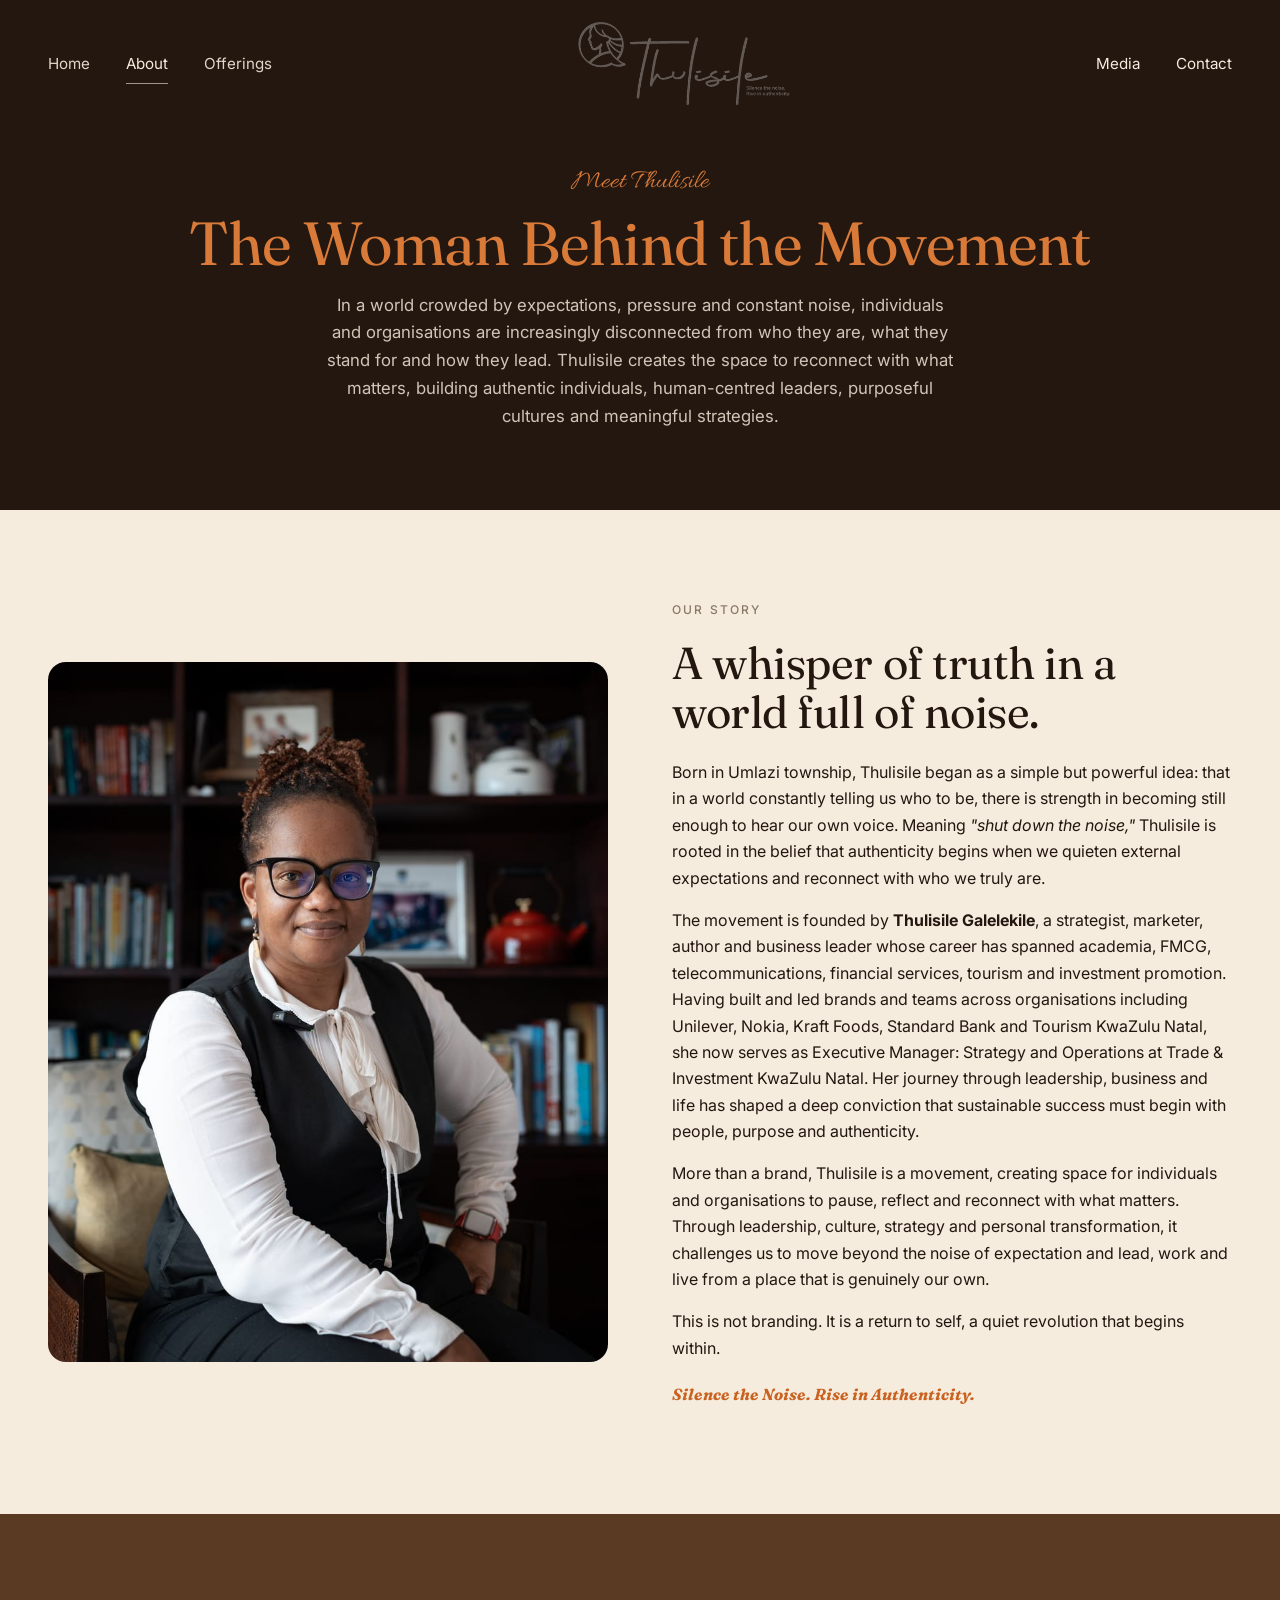
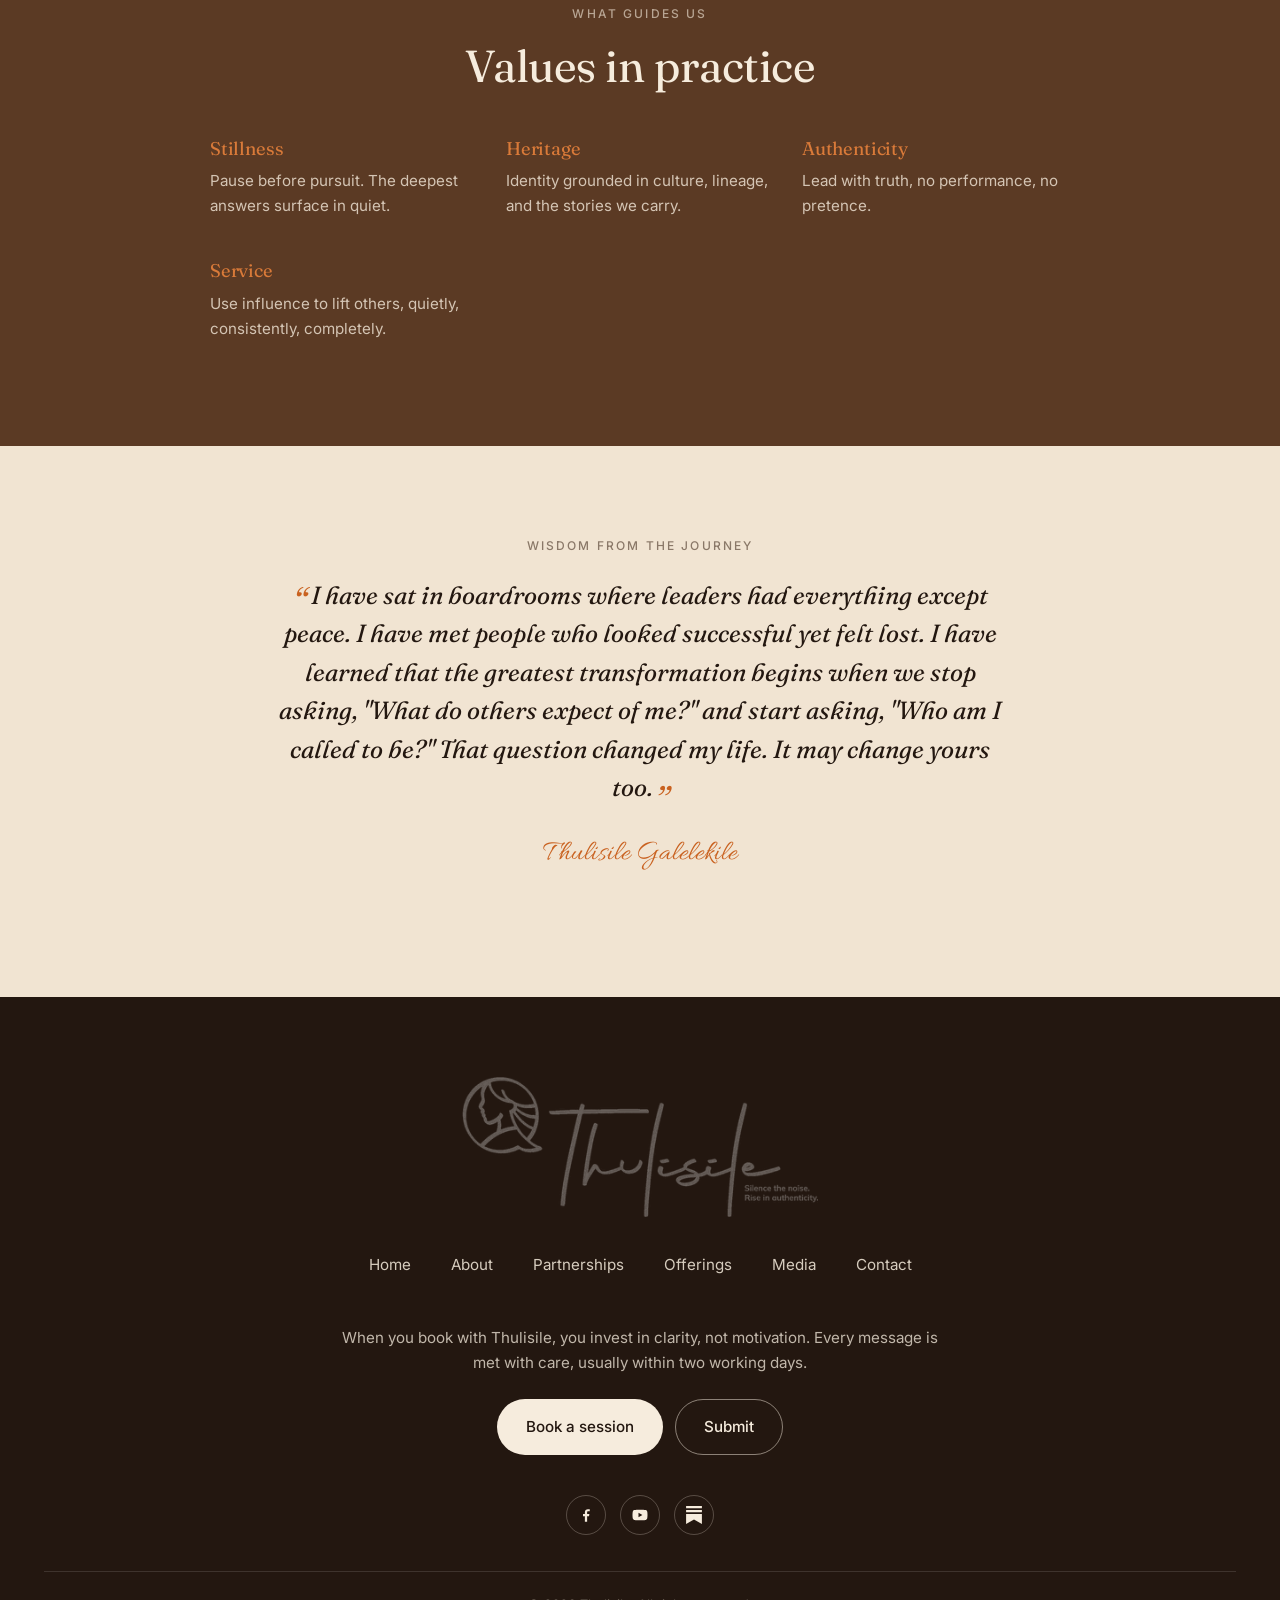
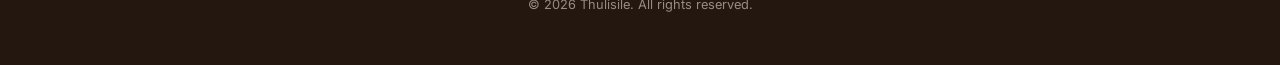
<file: about.html>
<!doctype html>
<html lang="en">
<head>
<meta charset="utf-8" />
<meta name="viewport" content="width=device-width, initial-scale=1" />
<title>About Thulisile | The Woman Behind the Movement</title>
<meta name="description" content="A leader rooted in heritage, truth, and humanity, guiding people and organisations to rise boldly in authenticity." />
<link rel="preconnect" href="https://fonts.googleapis.com">
<link rel="preconnect" href="https://fonts.gstatic.com" crossorigin>
<link href="https://fonts.googleapis.com/css2?family=Fraunces:ital,wght@0,300;0,400;0,500;1,400&family=Inter:wght@300;400;500;600&family=Allura&display=swap" rel="stylesheet">
<link rel="stylesheet" href="styles.css" />
</head>
<body>

<header class="nav">
  <div class="nav-inner">
    <ul class="nav-links">
      <li><a href="index.html">Home</a></li>
      <li class="has-dropdown">
        <a href="about.html" class="active">About</a>
        <ul class="dropdown">
          <li><a href="about.html">About Thulisile</a></li>
          <li><a href="partners.html">Partners &amp; Clients</a></li>
        </ul>
      </li>
      <li class="has-dropdown">
        <a href="offerings.html">Offerings</a>
        <ul class="dropdown">
          <li><a href="fun-to-fit.html">Fun to Fit</a></li>
          <li><a href="reflections.html">Reflections</a></li>
          <li><a href="life-journeys.html">Life Journeys</a></li>
          <li><a href="corporate-strategy.html">Organisational Authenticity</a></li>
        </ul>
      </li>
    </ul>
    <a href="index.html" class="nav-logo" aria-label="Thulisile"><img src="images/logo.png" alt="Thulisile" /></a>
    <ul class="nav-side">
      <li class="has-dropdown">
        <a href="media.html">Media</a>
        <ul class="dropdown">
          <li><a href="blog.html">Blog</a></li>
          <li><a href="podcast.html">Podcast on YouTube</a></li>
          <li><a href="https://substack.com/@thulisilegalelekile" target="_blank" rel="noopener">Substack</a></li>
        </ul>
      </li>
      <li><a href="contact.html">Contact</a></li>
    </ul>
    <button class="nav-toggle" aria-label="Menu" aria-expanded="false">&#9776;</button>
  </div>
</header>

<section class="page-header">
  <div class="container">
    <span class="script-kicker">Meet Thulisile</span>
    <h1>The Woman Behind the Movement</h1>
    <p>In a world crowded by expectations, pressure and constant noise, individuals and organisations are increasingly disconnected from who they are, what they stand for and how they lead. Thulisile creates the space to reconnect with what matters, building authentic individuals, human-centred leaders, purposeful cultures and meaningful strategies.</p>
  </div>
</section>

<section class="section-cream">
  <div class="two-col">
    <img src="images/about-thulisile-portrait.jpg" alt="Thulisile portrait" />
    <div>
      <span class="eyebrow">Our story</span>
      <h2>A whisper of truth in a world full of noise.</h2>
      <p>Born in Umlazi township, Thulisile began as a simple but powerful idea: that in a world constantly telling us who to be, there is strength in becoming still enough to hear our own voice. Meaning <em>"shut down the noise,"</em> Thulisile is rooted in the belief that authenticity begins when we quieten external expectations and reconnect with who we truly are.</p>
      <p>The movement is founded by <strong>Thulisile Galelekile</strong>, a strategist, marketer, author and business leader whose career has spanned academia, FMCG, telecommunications, financial services, tourism and investment promotion. Having built and led brands and teams across organisations including Unilever, Nokia, Kraft Foods, Standard Bank and Tourism KwaZulu Natal, she now serves as Executive Manager: Strategy and Operations at Trade &amp; Investment KwaZulu Natal. Her journey through leadership, business and life has shaped a deep conviction that sustainable success must begin with people, purpose and authenticity.</p>
      <p>More than a brand, Thulisile is a movement, creating space for individuals and organisations to pause, reflect and reconnect with what matters. Through leadership, culture, strategy and personal transformation, it challenges us to move beyond the noise of expectation and lead, work and live from a place that is genuinely our own.</p>
      <p>This is not branding. It is a return to self, a quiet revolution that begins within.</p>
      <p style="font-family:var(--serif);font-style:italic;color:var(--orange);margin-top:20px;"><strong>Silence the Noise. Rise in Authenticity.</strong></p>
    </div>
  </div>
</section>

<section class="section-brown">
  <div class="container">
    <div style="max-width:860px;margin:0 auto;text-align:center;">
      <span class="eyebrow" style="color:rgba(246,236,221,0.6);">What guides us</span>
      <h2 style="color:var(--cream);">Values in practice</h2>
      <div style="display:grid;grid-template-columns:repeat(auto-fit, minmax(220px, 1fr));gap:28px;margin-top:48px;text-align:left;">
        <div>
          <h3 style="color:var(--orange-soft);font-size:1.15rem;">Stillness</h3>
          <p style="color:rgba(246,236,221,0.78);font-size:0.95rem;">Pause before pursuit. The deepest answers surface in quiet.</p>
        </div>
        <div>
          <h3 style="color:var(--orange-soft);font-size:1.15rem;">Heritage</h3>
          <p style="color:rgba(246,236,221,0.78);font-size:0.95rem;">Identity grounded in culture, lineage, and the stories we carry.</p>
        </div>
        <div>
          <h3 style="color:var(--orange-soft);font-size:1.15rem;">Authenticity</h3>
          <p style="color:rgba(246,236,221,0.78);font-size:0.95rem;">Lead with truth, no performance, no pretence.</p>
        </div>
        <div>
          <h3 style="color:var(--orange-soft);font-size:1.15rem;">Service</h3>
          <p style="color:rgba(246,236,221,0.78);font-size:0.95rem;">Use influence to lift others, quietly, consistently, completely.</p>
        </div>
      </div>
    </div>
  </div>
</section>

<section class="wisdom-quote">
  <div class="wisdom-inner">
    <span class="eyebrow">Wisdom from the journey</span>
    <blockquote>I have sat in boardrooms where leaders had everything except peace. I have met people who looked successful yet felt lost. I have learned that the greatest transformation begins when we stop asking, "What do others expect of me?" and start asking, "Who am I called to be?" That question changed my life. It may change yours too.</blockquote>
    <p class="attribution">Thulisile Galelekile</p>
  </div>
</section>

<footer class="footer">
  <div class="container">
    <a href="index.html" class="footer-logo" aria-label="Thulisile"><img src="images/logo.png" alt="Thulisile" /></a>
    <ul class="footer-nav">
      <li><a href="index.html">Home</a></li>
      <li><a href="about.html">About</a></li>
      <li><a href="partners.html">Partnerships</a></li>
      <li><a href="offerings.html">Offerings</a></li>
      <li><a href="media.html">Media</a></li>
      <li><a href="contact.html">Contact</a></li>
    </ul>
    <p class="footer-cta">When you book with Thulisile, you invest in clarity, not motivation. Every message is met with care, usually within two working days.</p>
    <div class="footer-actions">
      <a href="contact.html" class="btn btn-light">Book a session</a>
      <a href="contact.html" class="btn btn-outline">Submit</a>
    </div>
    <div class="footer-socials">
      <a href="https://www.facebook.com/Thulisile.africa" target="_blank" rel="noopener" aria-label="Facebook">
        <svg viewBox="0 0 24 24" xmlns="http://www.w3.org/2000/svg"><path d="M13.5 21v-7.5h2.5l.5-3h-3V8.5c0-.9.3-1.5 1.6-1.5H17V4.3c-.3 0-1.3-.1-2.4-.1-2.4 0-4.1 1.5-4.1 4.1v2.2H8v3h2.5V21h3z"/></svg>
      </a>
      <a href="https://www.youtube.com/@ThulisileG" target="_blank" rel="noopener" aria-label="YouTube">
        <svg viewBox="0 0 24 24" xmlns="http://www.w3.org/2000/svg"><path d="M21.6 7.2c-.2-.9-.9-1.6-1.8-1.8C18.2 5 12 5 12 5s-6.2 0-7.8.4c-.9.2-1.6.9-1.8 1.8C2 8.8 2 12 2 12s0 3.2.4 4.8c.2.9.9 1.6 1.8 1.8C5.8 19 12 19 12 19s6.2 0 7.8-.4c.9-.2 1.6-.9 1.8-1.8.4-1.6.4-4.8.4-4.8s0-3.2-.4-4.8zM10 15V9l5.2 3-5.2 3z"/></svg>
      </a>
      <a href="https://substack.com/@thulisilegalelekile" target="_blank" rel="noopener" aria-label="Substack">
        <svg viewBox="0 0 24 24" xmlns="http://www.w3.org/2000/svg"><path d="M22.54 8.24H1.46V5.4h21.08v2.84zM1.46 10.81V24L12 18.11 22.54 24V10.81H1.46zM22.54 0H1.46v2.84h21.08V0z"/></svg>
      </a>
    </div>

    <div class="footer-bottom">&copy; <span id="year"></span> Thulisile. All rights reserved.</div>
  </div>
</footer>
<script>document.getElementById('year').textContent = new Date().getFullYear();</script>
<script src="script.js"></script>
</body>
</html>
</file>
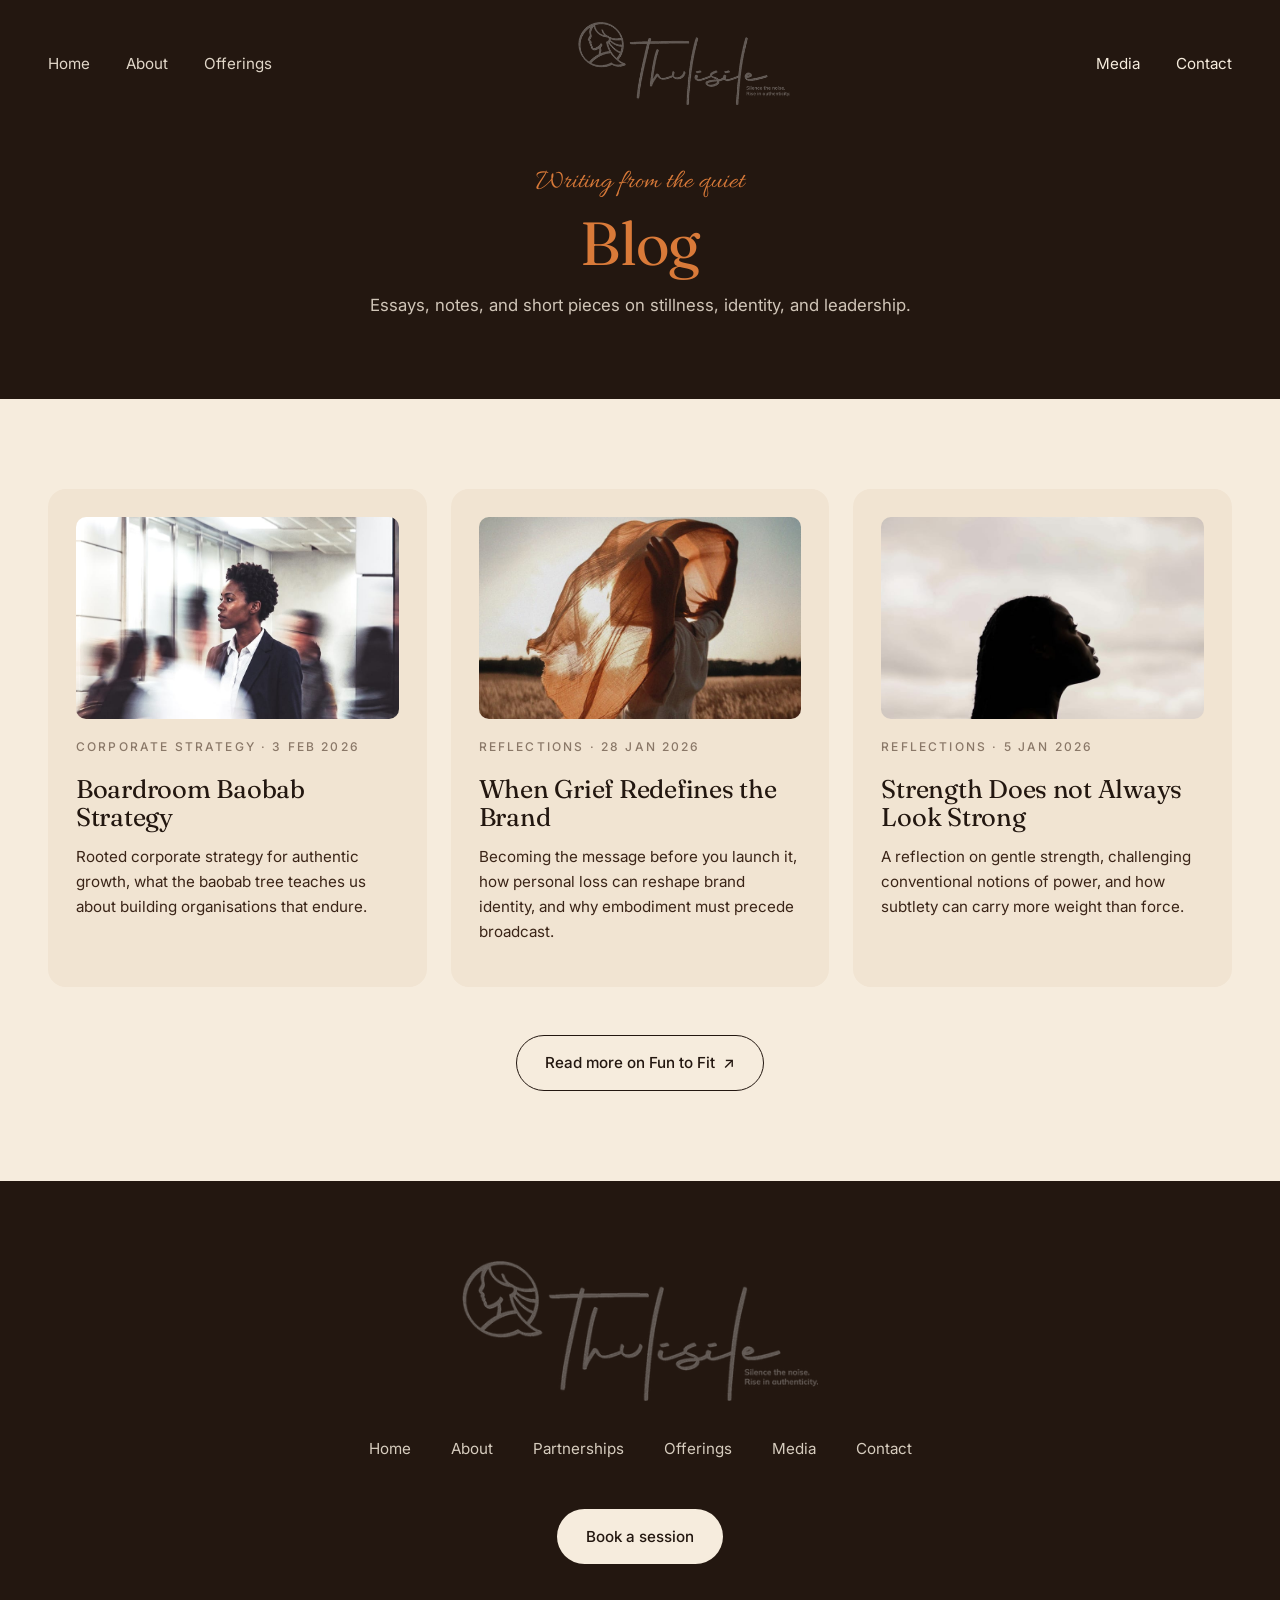
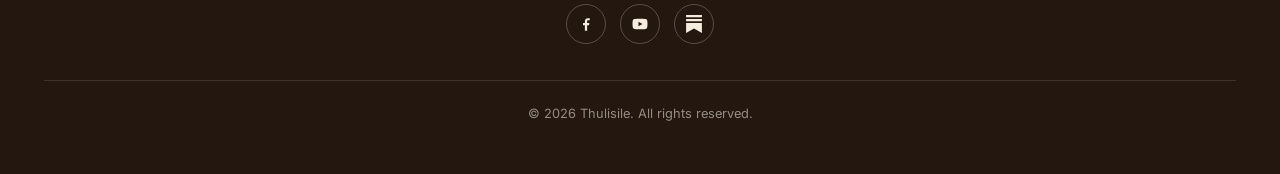
<file: blog.html>
<!doctype html>
<html lang="en">
<head>
<meta charset="utf-8" />
<meta name="viewport" content="width=device-width, initial-scale=1" />
<title>Blog | Thulisile</title>
<meta name="description" content="Essays, notes, and short pieces on stillness, identity, and leadership." />
<link rel="preconnect" href="https://fonts.googleapis.com">
<link rel="preconnect" href="https://fonts.gstatic.com" crossorigin>
<link href="https://fonts.googleapis.com/css2?family=Fraunces:ital,wght@0,300;0,400;0,500;1,400&family=Inter:wght@300;400;500;600&family=Allura&display=swap" rel="stylesheet">
<link rel="stylesheet" href="styles.css" />
</head>
<body>

<header class="nav">
  <div class="nav-inner">
    <ul class="nav-links">
      <li><a href="index.html">Home</a></li>
      <li class="has-dropdown"><a href="about.html">About</a>
        <ul class="dropdown"><li><a href="about.html">About Thulisile</a></li><li><a href="partners.html">Partners &amp; Clients</a></li></ul>
      </li>
      <li class="has-dropdown"><a href="offerings.html">Offerings</a>
        <ul class="dropdown"><li><a href="fun-to-fit.html">Fun to Fit</a></li><li><a href="reflections.html">Reflections</a></li><li><a href="life-journeys.html">Life Journeys</a></li><li><a href="corporate-strategy.html">Organisational Authenticity</a></li></ul>
      </li>
    </ul>
    <a href="index.html" class="nav-logo" aria-label="Thulisile"><img src="images/logo.png" alt="Thulisile" /></a>
    <ul class="nav-side">
      <li class="has-dropdown"><a href="media.html" class="active">Media</a>
        <ul class="dropdown"><li><a href="blog.html">Blog</a></li><li><a href="podcast.html">Podcast on YouTube</a></li><li><a href="https://substack.com/@thulisilegalelekile" target="_blank" rel="noopener">Substack</a></li></ul>
      </li>
      <li><a href="contact.html">Contact</a></li>
    </ul>
    <button class="nav-toggle" aria-label="Menu" aria-expanded="false">&#9776;</button>
  </div>
</header>

<section class="page-header">
  <div class="container">
    <span class="script-kicker">Writing from the quiet</span>
    <h1>Blog</h1>
    <p>Essays, notes, and short pieces on stillness, identity, and leadership.</p>
  </div>
</section>

<section class="section-cream">
  <div class="card-grid">
    <a href="https://funtofit.co.za/boardroom-baobab-strategy/" target="_blank" rel="noopener" class="card">
      <div class="card-media"><img src="images/pillar-corporate-strategy.jpg" alt="" /></div>
      <span class="eyebrow">Corporate Strategy · 3 Feb 2026</span>
      <h3>Boardroom Baobab Strategy</h3>
      <p>Rooted corporate strategy for authentic growth, what the baobab tree teaches us about building organisations that endure.</p>
    </a>
    <a href="https://funtofit.co.za/when-grief-redefines-the-brand/" target="_blank" rel="noopener" class="card">
      <div class="card-media"><img src="images/pillar-life-journeys.jpg" alt="" /></div>
      <span class="eyebrow">Reflections · 28 Jan 2026</span>
      <h3>When Grief Redefines the Brand</h3>
      <p>Becoming the message before you launch it, how personal loss can reshape brand identity, and why embodiment must precede broadcast.</p>
    </a>
    <a href="https://funtofit.co.za/strength-doesnt-always-look-strong/" target="_blank" rel="noopener" class="card">
      <div class="card-media"><img src="images/pillar-reflections.jpg" alt="" /></div>
      <span class="eyebrow">Reflections · 5 Jan 2026</span>
      <h3>Strength Does not Always Look Strong</h3>
      <p>A reflection on gentle strength, challenging conventional notions of power, and how subtlety can carry more weight than force.</p>
    </a>
  </div>
  <div class="text-center mt-md" style="margin-top:48px;">
    <a href="https://funtofit.co.za/blog/" target="_blank" rel="noopener" class="btn btn-text">Read more on Fun to Fit <span class="arrow">&#8599;</span></a>
  </div>
</section>

<footer class="footer">
  <div class="container">
    <a href="index.html" class="footer-logo" aria-label="Thulisile"><img src="images/logo.png" alt="Thulisile" /></a>
    <ul class="footer-nav">
      <li><a href="index.html">Home</a></li><li><a href="about.html">About</a></li><li><a href="partners.html">Partnerships</a></li><li><a href="offerings.html">Offerings</a></li><li><a href="media.html">Media</a></li><li><a href="contact.html">Contact</a></li>
    </ul>
    <div class="footer-actions"><a href="contact.html" class="btn btn-light">Book a session</a></div>
    <div class="footer-socials">
      <a href="https://www.facebook.com/Thulisile.africa" target="_blank" rel="noopener" aria-label="Facebook">
        <svg viewBox="0 0 24 24" xmlns="http://www.w3.org/2000/svg"><path d="M13.5 21v-7.5h2.5l.5-3h-3V8.5c0-.9.3-1.5 1.6-1.5H17V4.3c-.3 0-1.3-.1-2.4-.1-2.4 0-4.1 1.5-4.1 4.1v2.2H8v3h2.5V21h3z"/></svg>
      </a>
      <a href="https://www.youtube.com/@ThulisileG" target="_blank" rel="noopener" aria-label="YouTube">
        <svg viewBox="0 0 24 24" xmlns="http://www.w3.org/2000/svg"><path d="M21.6 7.2c-.2-.9-.9-1.6-1.8-1.8C18.2 5 12 5 12 5s-6.2 0-7.8.4c-.9.2-1.6.9-1.8 1.8C2 8.8 2 12 2 12s0 3.2.4 4.8c.2.9.9 1.6 1.8 1.8C5.8 19 12 19 12 19s6.2 0 7.8-.4c.9-.2 1.6-.9 1.8-1.8.4-1.6.4-4.8.4-4.8s0-3.2-.4-4.8zM10 15V9l5.2 3-5.2 3z"/></svg>
      </a>
      <a href="https://substack.com/@thulisilegalelekile" target="_blank" rel="noopener" aria-label="Substack">
        <svg viewBox="0 0 24 24" xmlns="http://www.w3.org/2000/svg"><path d="M22.54 8.24H1.46V5.4h21.08v2.84zM1.46 10.81V24L12 18.11 22.54 24V10.81H1.46zM22.54 0H1.46v2.84h21.08V0z"/></svg>
      </a>
    </div>

    <div class="footer-bottom">&copy; <span id="year"></span> Thulisile. All rights reserved.</div>
  </div>
</footer>
<script>document.getElementById('year').textContent = new Date().getFullYear();</script>
<script src="script.js"></script>
</body>
</html>
</file>
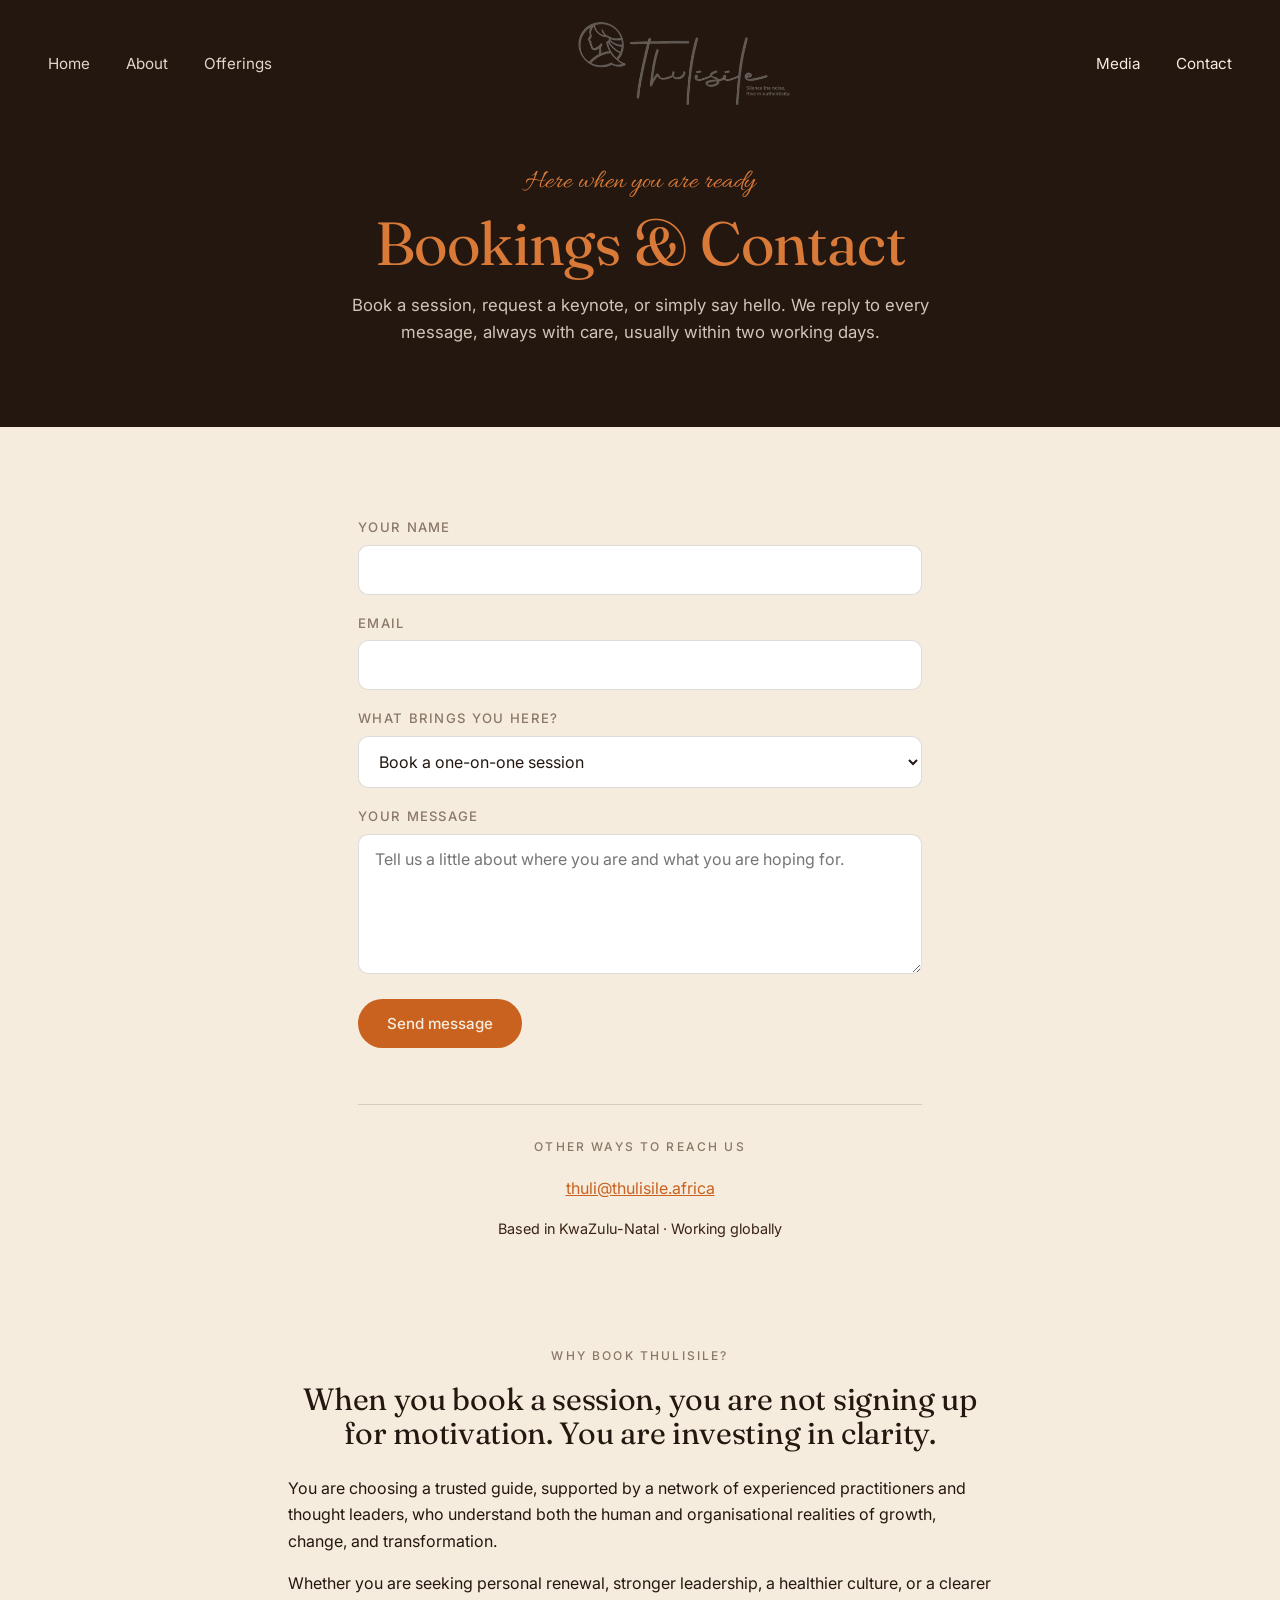
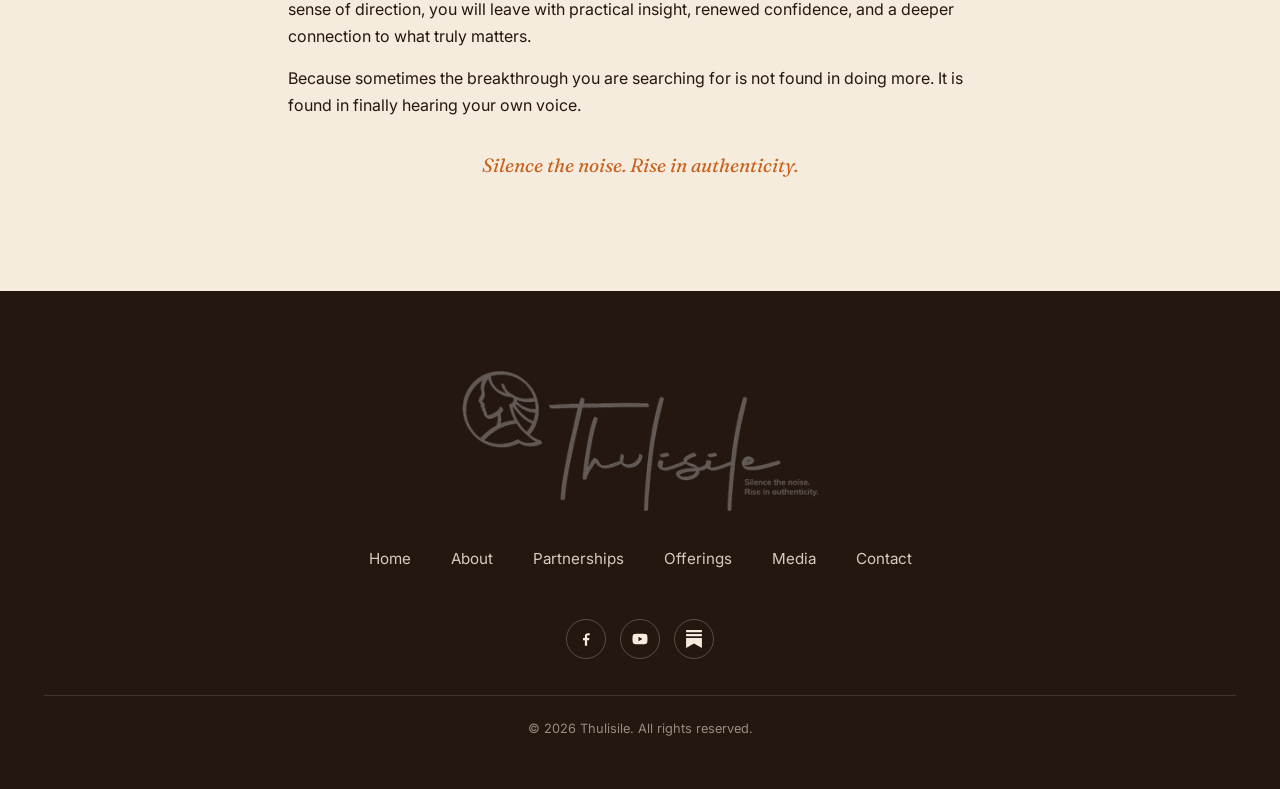
<file: contact.html>
<!doctype html>
<html lang="en">
<head>
<meta charset="utf-8" />
<meta name="viewport" content="width=device-width, initial-scale=1" />
<title>Bookings &amp; Contact | Thulisile</title>
<meta name="description" content="Book a session with Thulisile or send us a message, we are here when you are ready." />
<link rel="preconnect" href="https://fonts.googleapis.com">
<link rel="preconnect" href="https://fonts.gstatic.com" crossorigin>
<link href="https://fonts.googleapis.com/css2?family=Fraunces:ital,wght@0,300;0,400;0,500;1,400&family=Inter:wght@300;400;500;600&family=Allura&display=swap" rel="stylesheet">
<link rel="stylesheet" href="styles.css" />
</head>
<body>

<header class="nav">
  <div class="nav-inner">
    <ul class="nav-links">
      <li><a href="index.html">Home</a></li>
      <li class="has-dropdown"><a href="about.html">About</a>
        <ul class="dropdown"><li><a href="about.html">About Thulisile</a></li><li><a href="partners.html">Partners &amp; Clients</a></li></ul>
      </li>
      <li class="has-dropdown"><a href="offerings.html">Offerings</a>
        <ul class="dropdown"><li><a href="fun-to-fit.html">Fun to Fit</a></li><li><a href="reflections.html">Reflections</a></li><li><a href="life-journeys.html">Life Journeys</a></li><li><a href="corporate-strategy.html">Organisational Authenticity</a></li></ul>
      </li>
    </ul>
    <a href="index.html" class="nav-logo" aria-label="Thulisile"><img src="images/logo.png" alt="Thulisile" /></a>
    <ul class="nav-side">
      <li class="has-dropdown"><a href="media.html">Media</a>
        <ul class="dropdown"><li><a href="blog.html">Blog</a></li><li><a href="podcast.html">Podcast on YouTube</a></li><li><a href="https://substack.com/@thulisilegalelekile" target="_blank" rel="noopener">Substack</a></li></ul>
      </li>
      <li><a href="contact.html" class="active">Contact</a></li>
    </ul>
    <button class="nav-toggle" aria-label="Menu" aria-expanded="false">&#9776;</button>
  </div>
</header>

<section class="page-header">
  <div class="container">
    <span class="script-kicker">Here when you are ready</span>
    <h1>Bookings &amp; Contact</h1>
    <p>Book a session, request a keynote, or simply say hello. We reply to every message, always with care, usually within two working days.</p>
  </div>
</section>

<section class="section-cream">
  <div class="form-wrap">
    <form data-form>
      <div class="field">
        <label for="name">Your name</label>
        <input type="text" id="name" name="name" required />
      </div>
      <div class="field">
        <label for="email">Email</label>
        <input type="email" id="email" name="email" required />
      </div>
      <div class="field">
        <label for="type">What brings you here?</label>
        <select id="type" name="type">
          <option>Book a one-on-one session</option>
          <option>Join a women's circle or retreat</option>
          <option>Corporate keynote or engagement</option>
          <option>Media or podcast enquiry</option>
          <option>Just saying hello</option>
        </select>
      </div>
      <div class="field">
        <label for="message">Your message</label>
        <textarea id="message" name="message" placeholder="Tell us a little about where you are and what you are hoping for."></textarea>
      </div>
      <div class="form-actions">
        <button type="submit" class="btn btn-primary">Send message</button>
      </div>
    </form>

    <div style="margin-top:56px;padding-top:32px;border-top:1px solid rgba(35,23,16,0.15);text-align:center;">
      <span class="eyebrow">Other ways to reach us</span>
      <p style="color:var(--brown-rich);margin-top:8px;"><a href="mailto:thuli@thulisile.africa" style="color:var(--orange);text-decoration:underline;">thuli@thulisile.africa</a></p>
      <p style="color:var(--brown-rich);font-size:0.9rem;">Based in KwaZulu-Natal · Working globally</p>
    </div>
  </div>
</section>

<section class="section-cream" style="padding-top:0;">
  <div class="content-narrow">
    <span class="eyebrow" style="text-align:center;display:block;">Why book Thulisile?</span>
    <h2 style="text-align:center;font-size:clamp(1.5rem,2.4vw,2rem);margin-bottom:24px;">When you book a session, you are not signing up for motivation. You are investing in clarity.</h2>
    <p>You are choosing a trusted guide, supported by a network of experienced practitioners and thought leaders, who understand both the human and organisational realities of growth, change, and transformation.</p>
    <p>Whether you are seeking personal renewal, stronger leadership, a healthier culture, or a clearer sense of direction, you will leave with practical insight, renewed confidence, and a deeper connection to what truly matters.</p>
    <p>Because sometimes the breakthrough you are searching for is not found in doing more. It is found in finally hearing your own voice.</p>
    <p style="font-family:var(--serif);font-style:italic;font-size:1.2rem;color:var(--brown-deep);text-align:center;margin-top:32px;"><span style="color:var(--orange);">Silence the noise.</span> <span style="color:var(--orange);">Rise in authenticity.</span></p>
  </div>
</section>

<footer class="footer">
  <div class="container">
    <a href="index.html" class="footer-logo" aria-label="Thulisile"><img src="images/logo.png" alt="Thulisile" /></a>
    <ul class="footer-nav">
      <li><a href="index.html">Home</a></li><li><a href="about.html">About</a></li><li><a href="partners.html">Partnerships</a></li><li><a href="offerings.html">Offerings</a></li><li><a href="media.html">Media</a></li><li><a href="contact.html">Contact</a></li>
    </ul>
    <div class="footer-socials">
      <a href="https://www.facebook.com/Thulisile.africa" target="_blank" rel="noopener" aria-label="Facebook">
        <svg viewBox="0 0 24 24" xmlns="http://www.w3.org/2000/svg"><path d="M13.5 21v-7.5h2.5l.5-3h-3V8.5c0-.9.3-1.5 1.6-1.5H17V4.3c-.3 0-1.3-.1-2.4-.1-2.4 0-4.1 1.5-4.1 4.1v2.2H8v3h2.5V21h3z"/></svg>
      </a>
      <a href="https://www.youtube.com/@ThulisileG" target="_blank" rel="noopener" aria-label="YouTube">
        <svg viewBox="0 0 24 24" xmlns="http://www.w3.org/2000/svg"><path d="M21.6 7.2c-.2-.9-.9-1.6-1.8-1.8C18.2 5 12 5 12 5s-6.2 0-7.8.4c-.9.2-1.6.9-1.8 1.8C2 8.8 2 12 2 12s0 3.2.4 4.8c.2.9.9 1.6 1.8 1.8C5.8 19 12 19 12 19s6.2 0 7.8-.4c.9-.2 1.6-.9 1.8-1.8.4-1.6.4-4.8.4-4.8s0-3.2-.4-4.8zM10 15V9l5.2 3-5.2 3z"/></svg>
      </a>
      <a href="https://substack.com/@thulisilegalelekile" target="_blank" rel="noopener" aria-label="Substack">
        <svg viewBox="0 0 24 24" xmlns="http://www.w3.org/2000/svg"><path d="M22.54 8.24H1.46V5.4h21.08v2.84zM1.46 10.81V24L12 18.11 22.54 24V10.81H1.46zM22.54 0H1.46v2.84h21.08V0z"/></svg>
      </a>
    </div>

    <div class="footer-bottom">&copy; <span id="year"></span> Thulisile. All rights reserved.</div>
  </div>
</footer>
<script>document.getElementById('year').textContent = new Date().getFullYear();</script>
<script src="script.js"></script>
</body>
</html>
</file>
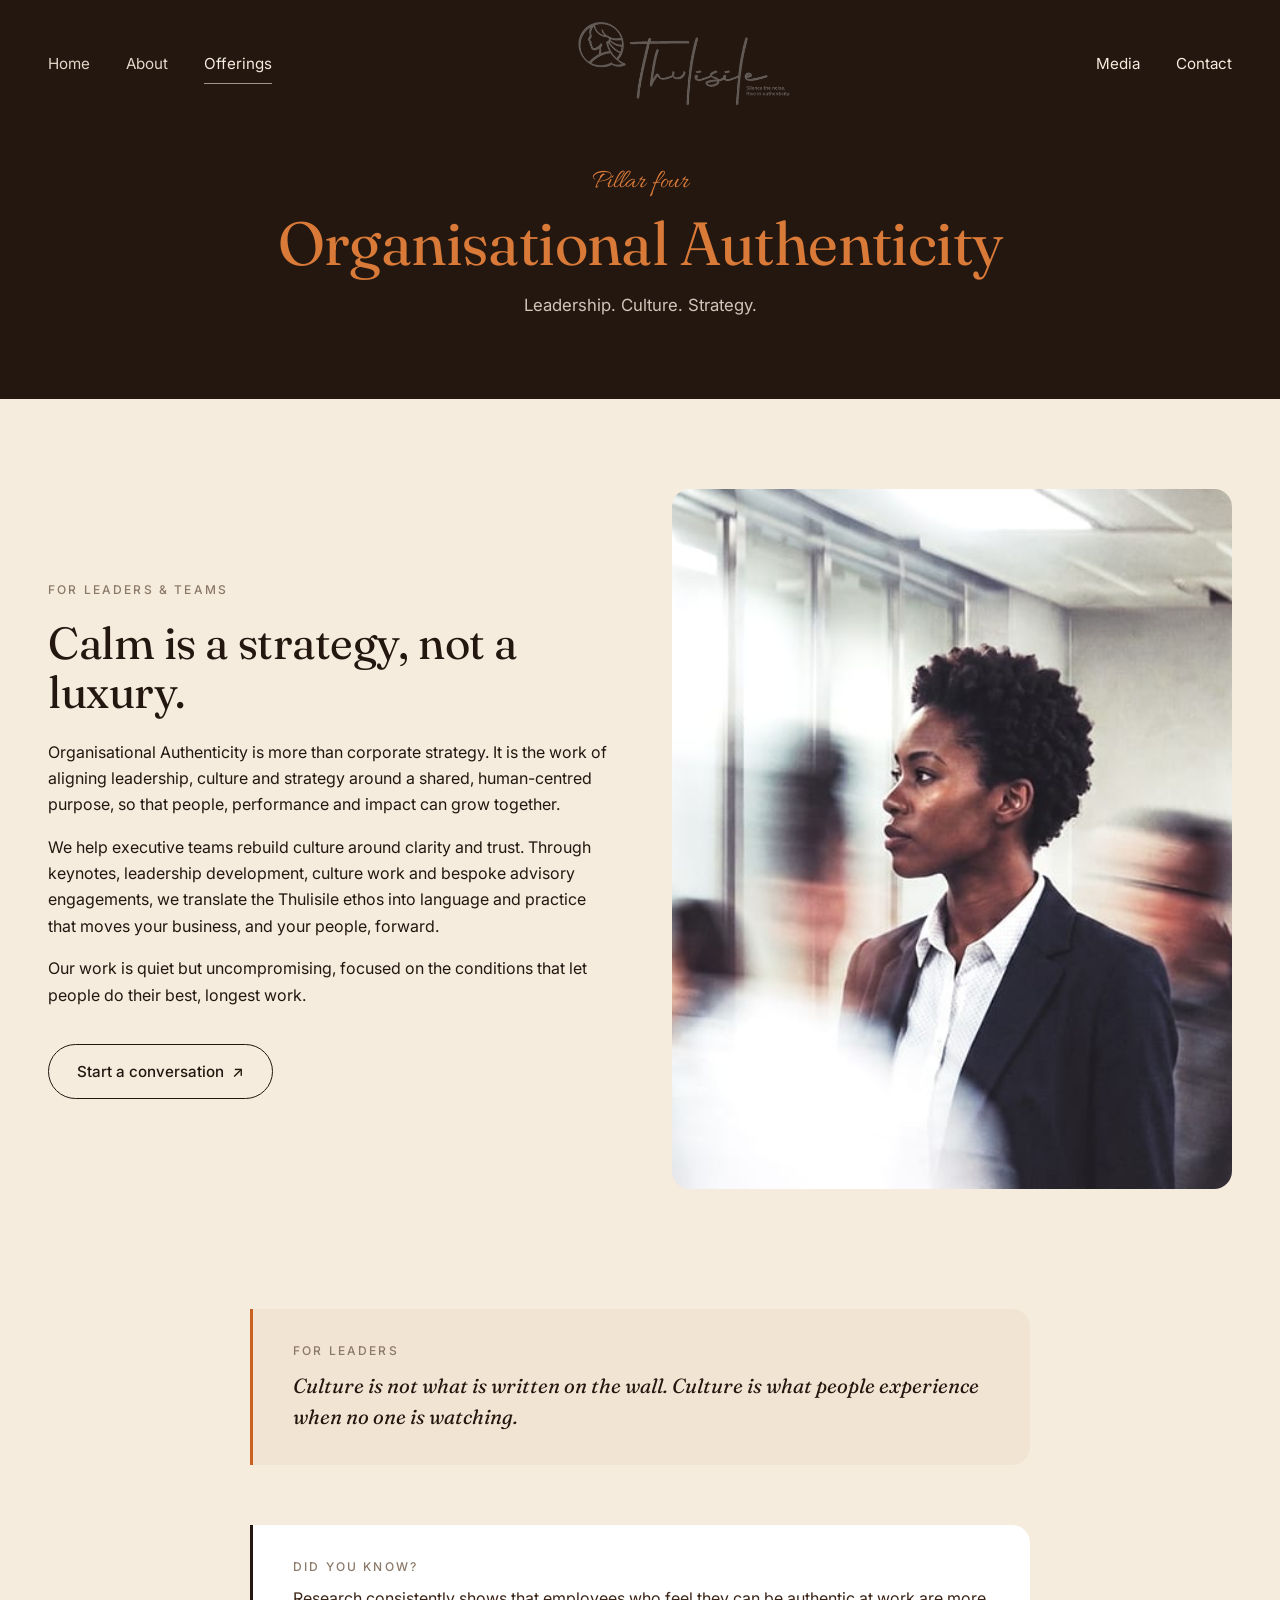
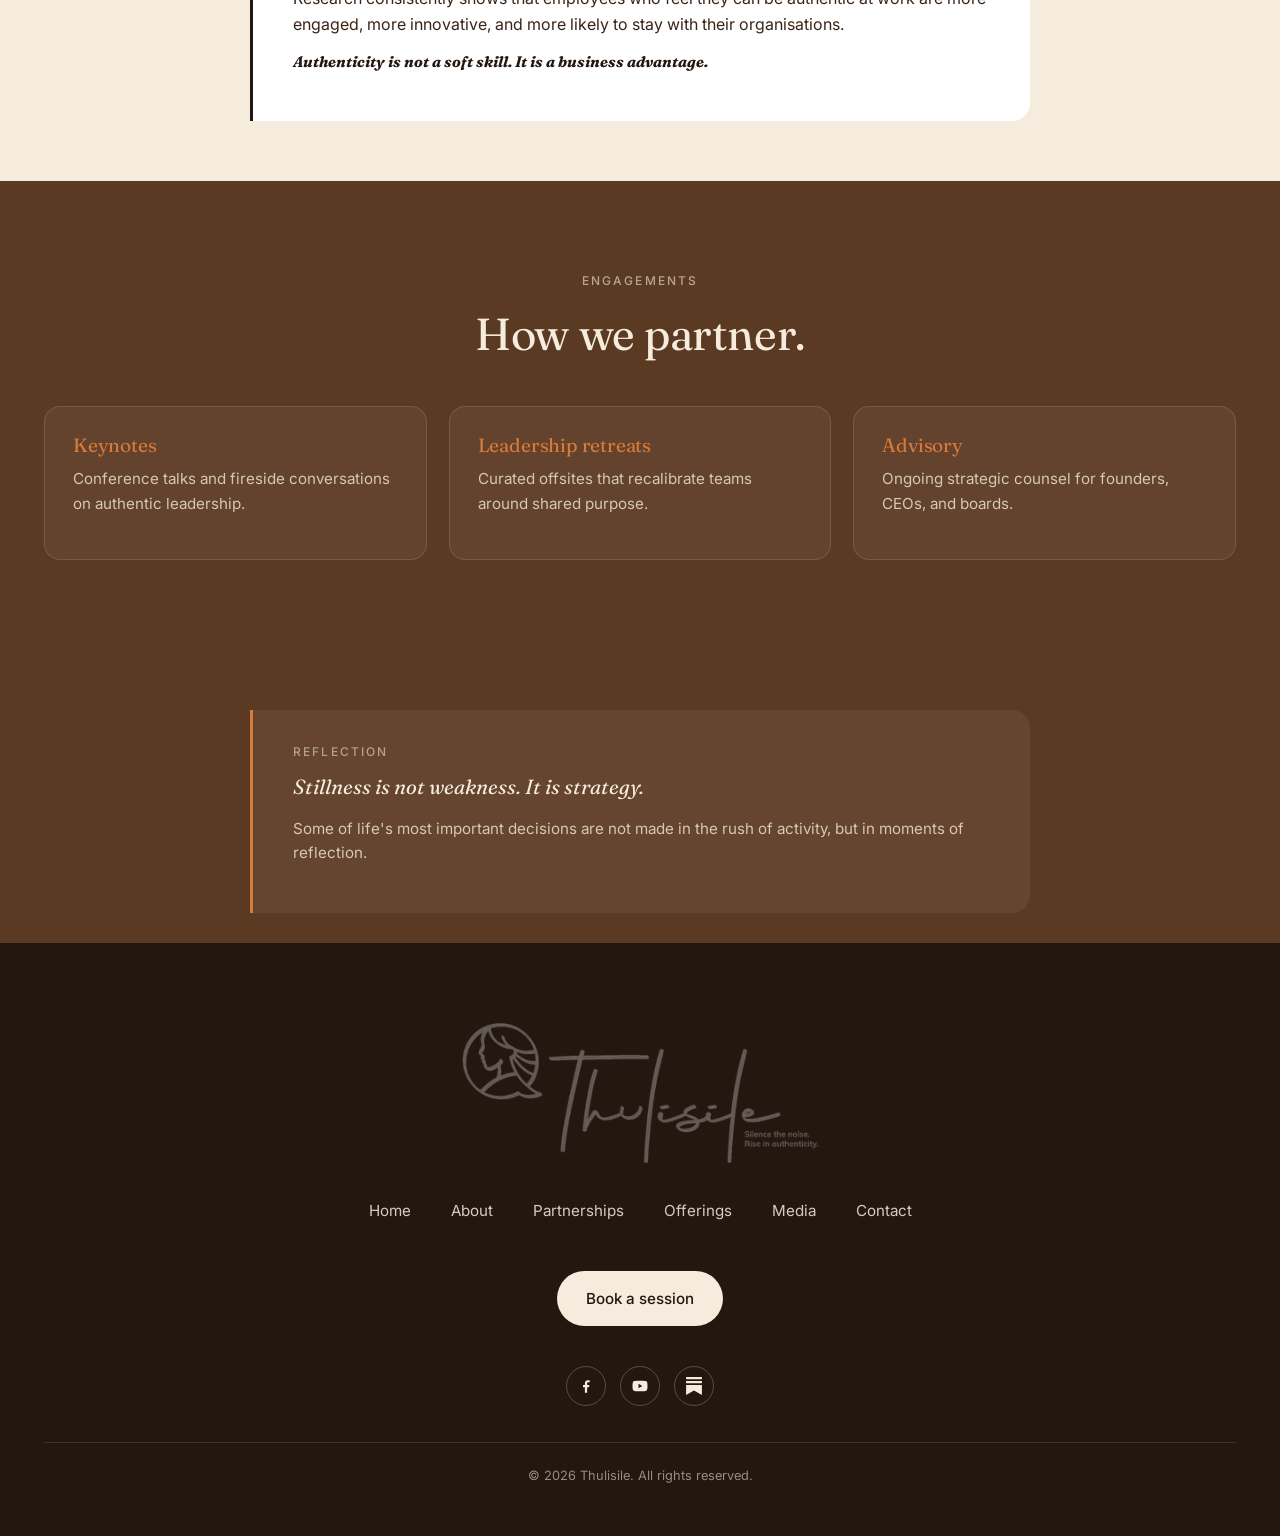
<file: corporate-strategy.html>
<!doctype html>
<html lang="en">
<head>
<meta charset="utf-8" />
<meta name="viewport" content="width=device-width, initial-scale=1" />
<title>Organisational Authenticity | Thulisile</title>
<meta name="description" content="Leadership. Culture. Strategy. Building organisations that lead with authenticity." />
<link rel="preconnect" href="https://fonts.googleapis.com">
<link rel="preconnect" href="https://fonts.gstatic.com" crossorigin>
<link href="https://fonts.googleapis.com/css2?family=Fraunces:ital,wght@0,300;0,400;0,500;1,400&family=Inter:wght@300;400;500;600&family=Allura&display=swap" rel="stylesheet">
<link rel="stylesheet" href="styles.css" />
</head>
<body>

<header class="nav">
  <div class="nav-inner">
    <ul class="nav-links">
      <li><a href="index.html">Home</a></li>
      <li class="has-dropdown"><a href="about.html">About</a>
        <ul class="dropdown"><li><a href="about.html">About Thulisile</a></li><li><a href="partners.html">Partners &amp; Clients</a></li></ul>
      </li>
      <li class="has-dropdown"><a href="offerings.html" class="active">Offerings</a>
        <ul class="dropdown"><li><a href="fun-to-fit.html">Fun to Fit</a></li><li><a href="reflections.html">Reflections</a></li><li><a href="life-journeys.html">Life Journeys</a></li><li><a href="corporate-strategy.html">Organisational Authenticity</a></li></ul>
      </li>
    </ul>
    <a href="index.html" class="nav-logo" aria-label="Thulisile"><img src="images/logo.png" alt="Thulisile" /></a>
    <ul class="nav-side">
      <li class="has-dropdown"><a href="media.html">Media</a>
        <ul class="dropdown"><li><a href="blog.html">Blog</a></li><li><a href="podcast.html">Podcast on YouTube</a></li><li><a href="https://substack.com/@thulisilegalelekile" target="_blank" rel="noopener">Substack</a></li></ul>
      </li>
      <li><a href="contact.html">Contact</a></li>
    </ul>
    <button class="nav-toggle" aria-label="Menu" aria-expanded="false">&#9776;</button>
  </div>
</header>

<section class="page-header">
  <div class="container">
    <span class="script-kicker">Pillar four</span>
    <h1>Organisational Authenticity</h1>
    <p>Leadership. Culture. Strategy.</p>
  </div>
</section>

<section class="section-cream">
  <div class="two-col">
    <div>
      <span class="eyebrow">For leaders &amp; teams</span>
      <h2>Calm is a strategy, not a luxury.</h2>
      <p>Organisational Authenticity is more than corporate strategy. It is the work of aligning leadership, culture and strategy around a shared, human-centred purpose, so that people, performance and impact can grow together.</p>
      <p>We help executive teams rebuild culture around clarity and trust. Through keynotes, leadership development, culture work and bespoke advisory engagements, we translate the Thulisile ethos into language and practice that moves your business, and your people, forward.</p>
      <p>Our work is quiet but uncompromising, focused on the conditions that let people do their best, longest work.</p>
      <a href="contact.html" class="btn btn-text mt-sm">Start a conversation <span class="arrow">&#8599;</span></a>
    </div>
    <img src="images/pillar-corporate-strategy.jpg" alt="Organisational Authenticity" />
  </div>
</section>

<section class="callout-section">
  <div class="container">
    <div class="callout">
      <span class="eyebrow">For leaders</span>
      <p class="callout-quote">Culture is not what is written on the wall. Culture is what people experience when no one is watching.</p>
    </div>
  </div>
</section>

<section class="callout-section" style="padding-top:0;">
  <div class="container">
    <div class="callout" style="background:#fff;border-left-color:var(--brown-deep);">
      <span class="eyebrow">Did you know?</span>
      <p class="callout-quote" style="font-style:normal;font-family:var(--sans);font-size:1rem;line-height:1.6;color:var(--brown-rich);">Research consistently shows that employees who feel they can be authentic at work are more engaged, more innovative, and more likely to stay with their organisations.</p>
      <p class="callout-note" style="margin-top:12px;font-family:var(--serif);font-style:italic;color:var(--brown-deep);"><strong>Authenticity is not a soft skill. It is a business advantage.</strong></p>
    </div>
  </div>
</section>

<section class="section-brown">
  <div class="container">
    <div style="max-width:820px;margin:0 auto;text-align:center;">
      <span class="eyebrow" style="color:rgba(246,236,221,0.6);">Engagements</span>
      <h2 style="color:var(--cream);">How we partner.</h2>
    </div>
    <div style="display:grid;grid-template-columns:repeat(auto-fit, minmax(240px, 1fr));gap:22px;margin-top:48px;">
      <div style="background:rgba(246,236,221,0.05);border:1px solid var(--line);border-radius:16px;padding:28px;">
        <h3 style="color:var(--orange-soft);font-size:1.2rem;">Keynotes</h3>
        <p style="color:rgba(246,236,221,0.78);font-size:0.95rem;">Conference talks and fireside conversations on authentic leadership.</p>
      </div>
      <div style="background:rgba(246,236,221,0.05);border:1px solid var(--line);border-radius:16px;padding:28px;">
        <h3 style="color:var(--orange-soft);font-size:1.2rem;">Leadership retreats</h3>
        <p style="color:rgba(246,236,221,0.78);font-size:0.95rem;">Curated offsites that recalibrate teams around shared purpose.</p>
      </div>
      <div style="background:rgba(246,236,221,0.05);border:1px solid var(--line);border-radius:16px;padding:28px;">
        <h3 style="color:var(--orange-soft);font-size:1.2rem;">Advisory</h3>
        <p style="color:rgba(246,236,221,0.78);font-size:0.95rem;">Ongoing strategic counsel for founders, CEOs, and boards.</p>
      </div>
    </div>
  </div>
</section>

<section class="callout-section on-brown">
  <div class="container">
    <div class="callout">
      <span class="eyebrow">Reflection</span>
      <p class="callout-quote">Stillness is not weakness. It is strategy.</p>
      <p class="callout-note">Some of life's most important decisions are not made in the rush of activity, but in moments of reflection.</p>
    </div>
  </div>
</section>

<footer class="footer">
  <div class="container">
    <a href="index.html" class="footer-logo" aria-label="Thulisile"><img src="images/logo.png" alt="Thulisile" /></a>
    <ul class="footer-nav">
      <li><a href="index.html">Home</a></li><li><a href="about.html">About</a></li><li><a href="partners.html">Partnerships</a></li><li><a href="offerings.html">Offerings</a></li><li><a href="media.html">Media</a></li><li><a href="contact.html">Contact</a></li>
    </ul>
    <div class="footer-actions"><a href="contact.html" class="btn btn-light">Book a session</a></div>
    <div class="footer-socials">
      <a href="https://www.facebook.com/Thulisile.africa" target="_blank" rel="noopener" aria-label="Facebook">
        <svg viewBox="0 0 24 24" xmlns="http://www.w3.org/2000/svg"><path d="M13.5 21v-7.5h2.5l.5-3h-3V8.5c0-.9.3-1.5 1.6-1.5H17V4.3c-.3 0-1.3-.1-2.4-.1-2.4 0-4.1 1.5-4.1 4.1v2.2H8v3h2.5V21h3z"/></svg>
      </a>
      <a href="https://www.youtube.com/@ThulisileG" target="_blank" rel="noopener" aria-label="YouTube">
        <svg viewBox="0 0 24 24" xmlns="http://www.w3.org/2000/svg"><path d="M21.6 7.2c-.2-.9-.9-1.6-1.8-1.8C18.2 5 12 5 12 5s-6.2 0-7.8.4c-.9.2-1.6.9-1.8 1.8C2 8.8 2 12 2 12s0 3.2.4 4.8c.2.9.9 1.6 1.8 1.8C5.8 19 12 19 12 19s6.2 0 7.8-.4c.9-.2 1.6-.9 1.8-1.8.4-1.6.4-4.8.4-4.8s0-3.2-.4-4.8zM10 15V9l5.2 3-5.2 3z"/></svg>
      </a>
      <a href="https://substack.com/@thulisilegalelekile" target="_blank" rel="noopener" aria-label="Substack">
        <svg viewBox="0 0 24 24" xmlns="http://www.w3.org/2000/svg"><path d="M22.54 8.24H1.46V5.4h21.08v2.84zM1.46 10.81V24L12 18.11 22.54 24V10.81H1.46zM22.54 0H1.46v2.84h21.08V0z"/></svg>
      </a>
    </div>

    <div class="footer-bottom">&copy; <span id="year"></span> Thulisile. All rights reserved.</div>
  </div>
</footer>
<script>document.getElementById('year').textContent = new Date().getFullYear();</script>
<script src="script.js"></script>
</body>
</html>
</file>
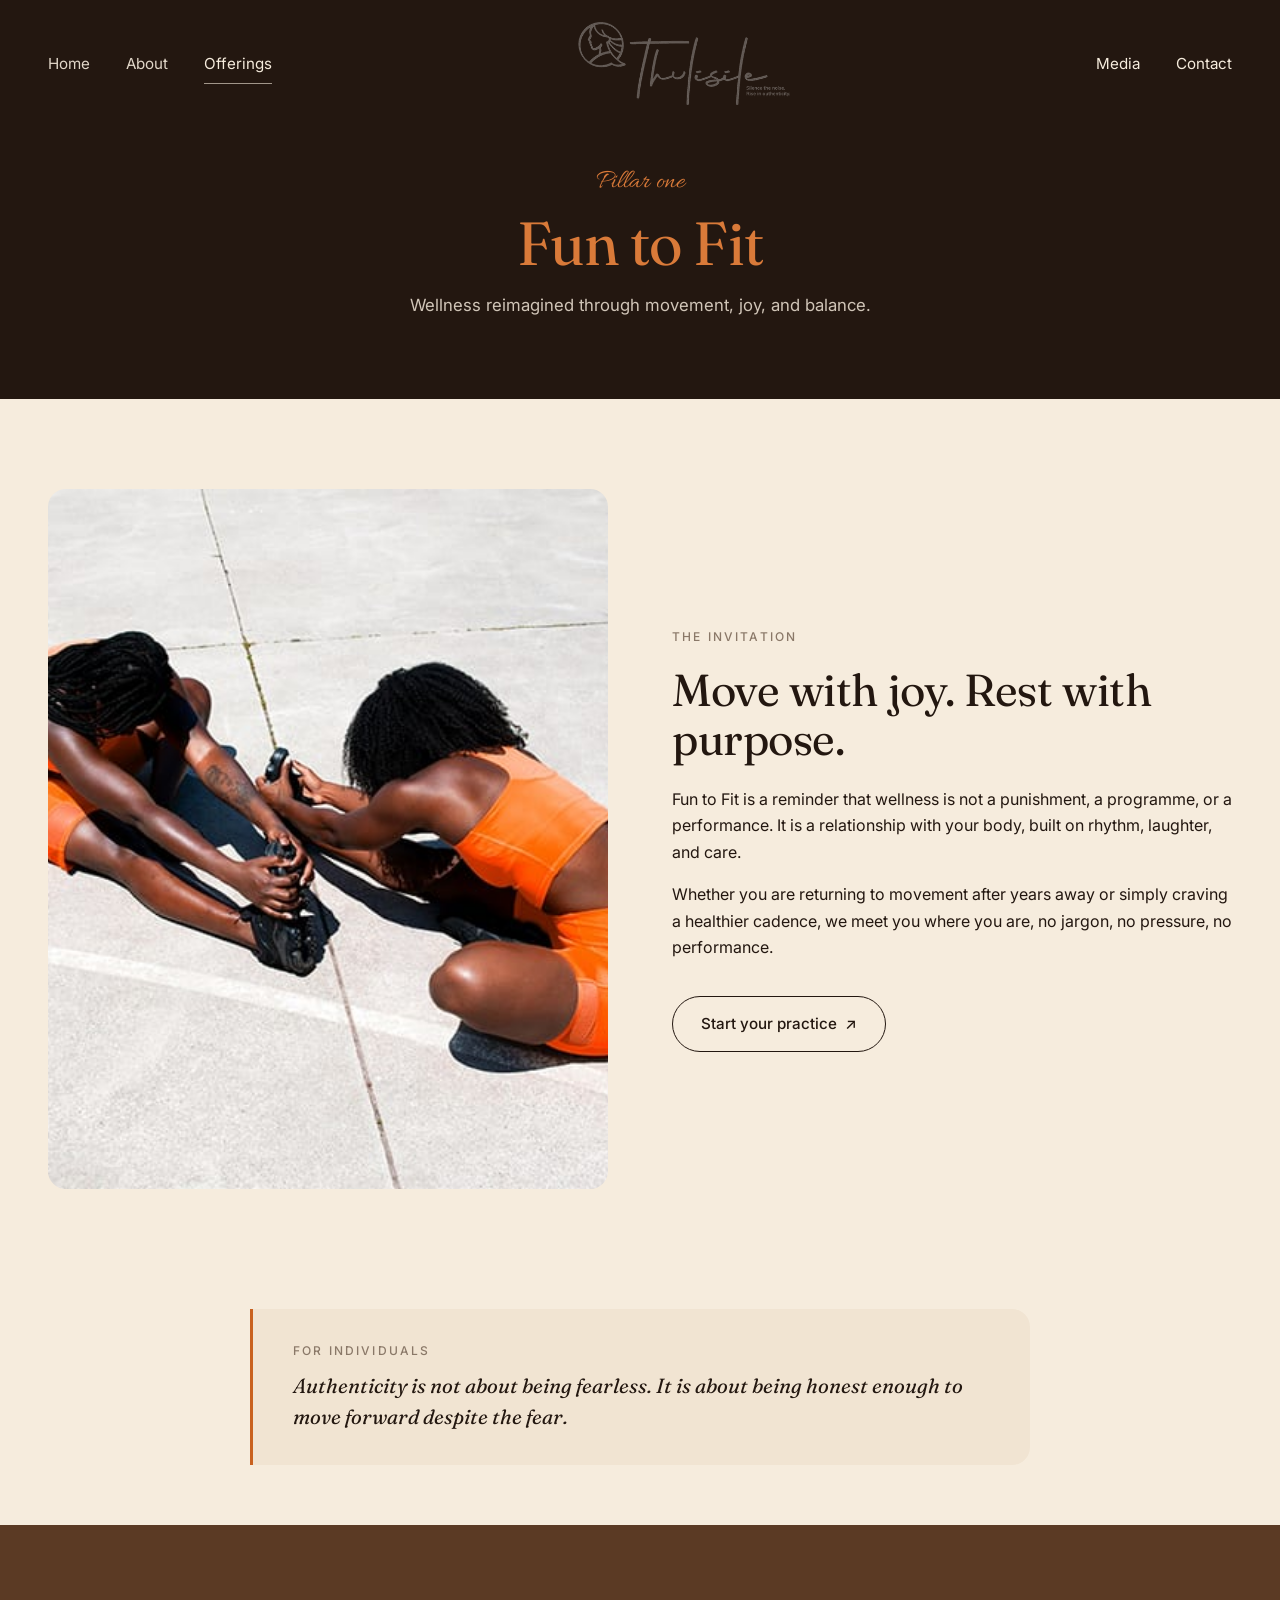
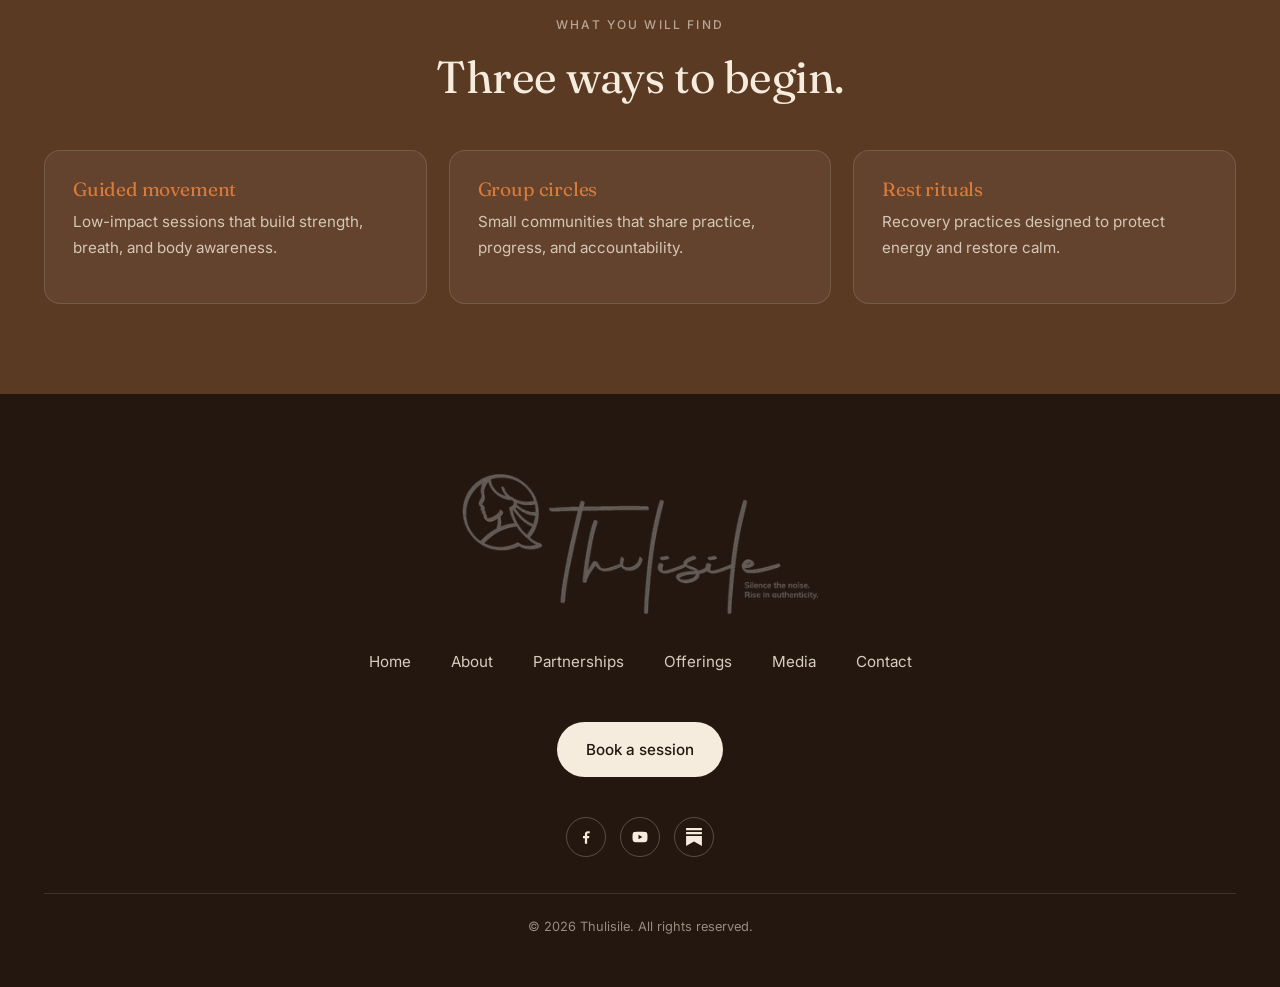
<file: fun-to-fit.html>
<!doctype html>
<html lang="en">
<head>
<meta charset="utf-8" />
<meta name="viewport" content="width=device-width, initial-scale=1" />
<title>Fun to Fit | Thulisile</title>
<meta name="description" content="Wellness reimagined through movement, joy, and balance." />
<link rel="preconnect" href="https://fonts.googleapis.com">
<link rel="preconnect" href="https://fonts.gstatic.com" crossorigin>
<link href="https://fonts.googleapis.com/css2?family=Fraunces:ital,wght@0,300;0,400;0,500;1,400&family=Inter:wght@300;400;500;600&family=Allura&display=swap" rel="stylesheet">
<link rel="stylesheet" href="styles.css" />
</head>
<body>

<header class="nav">
  <div class="nav-inner">
    <ul class="nav-links">
      <li><a href="index.html">Home</a></li>
      <li class="has-dropdown">
        <a href="about.html">About</a>
        <ul class="dropdown">
          <li><a href="about.html">About Thulisile</a></li>
          <li><a href="partners.html">Partners &amp; Clients</a></li>
        </ul>
      </li>
      <li class="has-dropdown">
        <a href="offerings.html" class="active">Offerings</a>
        <ul class="dropdown">
          <li><a href="fun-to-fit.html">Fun to Fit</a></li>
          <li><a href="reflections.html">Reflections</a></li>
          <li><a href="life-journeys.html">Life Journeys</a></li>
          <li><a href="corporate-strategy.html">Organisational Authenticity</a></li>
        </ul>
      </li>
    </ul>
    <a href="index.html" class="nav-logo" aria-label="Thulisile"><img src="images/logo.png" alt="Thulisile" /></a>
    <ul class="nav-side">
      <li class="has-dropdown">
        <a href="media.html">Media</a>
        <ul class="dropdown">
          <li><a href="blog.html">Blog</a></li>
          <li><a href="podcast.html">Podcast on YouTube</a></li>
          <li><a href="https://substack.com/@thulisilegalelekile" target="_blank" rel="noopener">Substack</a></li>
        </ul>
      </li>
      <li><a href="contact.html">Contact</a></li>
    </ul>
    <button class="nav-toggle" aria-label="Menu" aria-expanded="false">&#9776;</button>
  </div>
</header>

<section class="page-header">
  <div class="container">
    <span class="script-kicker">Pillar one</span>
    <h1>Fun to Fit</h1>
    <p>Wellness reimagined through movement, joy, and balance.</p>
  </div>
</section>

<section class="section-cream">
  <div class="two-col">
    <img src="images/pillar-fun-to-fit.jpg" alt="Fun to Fit" />
    <div>
      <span class="eyebrow">The invitation</span>
      <h2>Move with joy. Rest with purpose.</h2>
      <p>Fun to Fit is a reminder that wellness is not a punishment, a programme, or a performance. It is a relationship with your body, built on rhythm, laughter, and care.</p>
      <p>Whether you are returning to movement after years away or simply craving a healthier cadence, we meet you where you are, no jargon, no pressure, no performance.</p>
      <a href="contact.html" class="btn btn-text mt-sm">Start your practice <span class="arrow">&#8599;</span></a>
    </div>
  </div>
</section>

<section class="callout-section">
  <div class="container">
    <div class="callout">
      <span class="eyebrow">For individuals</span>
      <p class="callout-quote">Authenticity is not about being fearless. It is about being honest enough to move forward despite the fear.</p>
    </div>
  </div>
</section>

<section class="section-brown">
  <div class="container">
    <div style="max-width:820px;margin:0 auto;text-align:center;">
      <span class="eyebrow" style="color:rgba(246,236,221,0.6);">What you will find</span>
      <h2 style="color:var(--cream);">Three ways to begin.</h2>
    </div>
    <div style="display:grid;grid-template-columns:repeat(auto-fit, minmax(240px, 1fr));gap:22px;margin-top:48px;">
      <div style="background:rgba(246,236,221,0.05);border:1px solid var(--line);border-radius:16px;padding:28px;">
        <h3 style="color:var(--orange-soft);font-size:1.2rem;">Guided movement</h3>
        <p style="color:rgba(246,236,221,0.78);font-size:0.95rem;">Low-impact sessions that build strength, breath, and body awareness.</p>
      </div>
      <div style="background:rgba(246,236,221,0.05);border:1px solid var(--line);border-radius:16px;padding:28px;">
        <h3 style="color:var(--orange-soft);font-size:1.2rem;">Group circles</h3>
        <p style="color:rgba(246,236,221,0.78);font-size:0.95rem;">Small communities that share practice, progress, and accountability.</p>
      </div>
      <div style="background:rgba(246,236,221,0.05);border:1px solid var(--line);border-radius:16px;padding:28px;">
        <h3 style="color:var(--orange-soft);font-size:1.2rem;">Rest rituals</h3>
        <p style="color:rgba(246,236,221,0.78);font-size:0.95rem;">Recovery practices designed to protect energy and restore calm.</p>
      </div>
    </div>
  </div>
</section>

<footer class="footer">
  <div class="container">
    <a href="index.html" class="footer-logo" aria-label="Thulisile"><img src="images/logo.png" alt="Thulisile" /></a>
    <ul class="footer-nav">
      <li><a href="index.html">Home</a></li>
      <li><a href="about.html">About</a></li>
      <li><a href="partners.html">Partnerships</a></li>
      <li><a href="offerings.html">Offerings</a></li>
      <li><a href="media.html">Media</a></li>
      <li><a href="contact.html">Contact</a></li>
    </ul>
    <div class="footer-actions"><a href="contact.html" class="btn btn-light">Book a session</a></div>
    <div class="footer-socials">
      <a href="https://www.facebook.com/Thulisile.africa" target="_blank" rel="noopener" aria-label="Facebook">
        <svg viewBox="0 0 24 24" xmlns="http://www.w3.org/2000/svg"><path d="M13.5 21v-7.5h2.5l.5-3h-3V8.5c0-.9.3-1.5 1.6-1.5H17V4.3c-.3 0-1.3-.1-2.4-.1-2.4 0-4.1 1.5-4.1 4.1v2.2H8v3h2.5V21h3z"/></svg>
      </a>
      <a href="https://www.youtube.com/@ThulisileG" target="_blank" rel="noopener" aria-label="YouTube">
        <svg viewBox="0 0 24 24" xmlns="http://www.w3.org/2000/svg"><path d="M21.6 7.2c-.2-.9-.9-1.6-1.8-1.8C18.2 5 12 5 12 5s-6.2 0-7.8.4c-.9.2-1.6.9-1.8 1.8C2 8.8 2 12 2 12s0 3.2.4 4.8c.2.9.9 1.6 1.8 1.8C5.8 19 12 19 12 19s6.2 0 7.8-.4c.9-.2 1.6-.9 1.8-1.8.4-1.6.4-4.8.4-4.8s0-3.2-.4-4.8zM10 15V9l5.2 3-5.2 3z"/></svg>
      </a>
      <a href="https://substack.com/@thulisilegalelekile" target="_blank" rel="noopener" aria-label="Substack">
        <svg viewBox="0 0 24 24" xmlns="http://www.w3.org/2000/svg"><path d="M22.54 8.24H1.46V5.4h21.08v2.84zM1.46 10.81V24L12 18.11 22.54 24V10.81H1.46zM22.54 0H1.46v2.84h21.08V0z"/></svg>
      </a>
    </div>

    <div class="footer-bottom">&copy; <span id="year"></span> Thulisile. All rights reserved.</div>
  </div>
</footer>
<script>document.getElementById('year').textContent = new Date().getFullYear();</script>
<script src="script.js"></script>
</body>
</html>
</file>
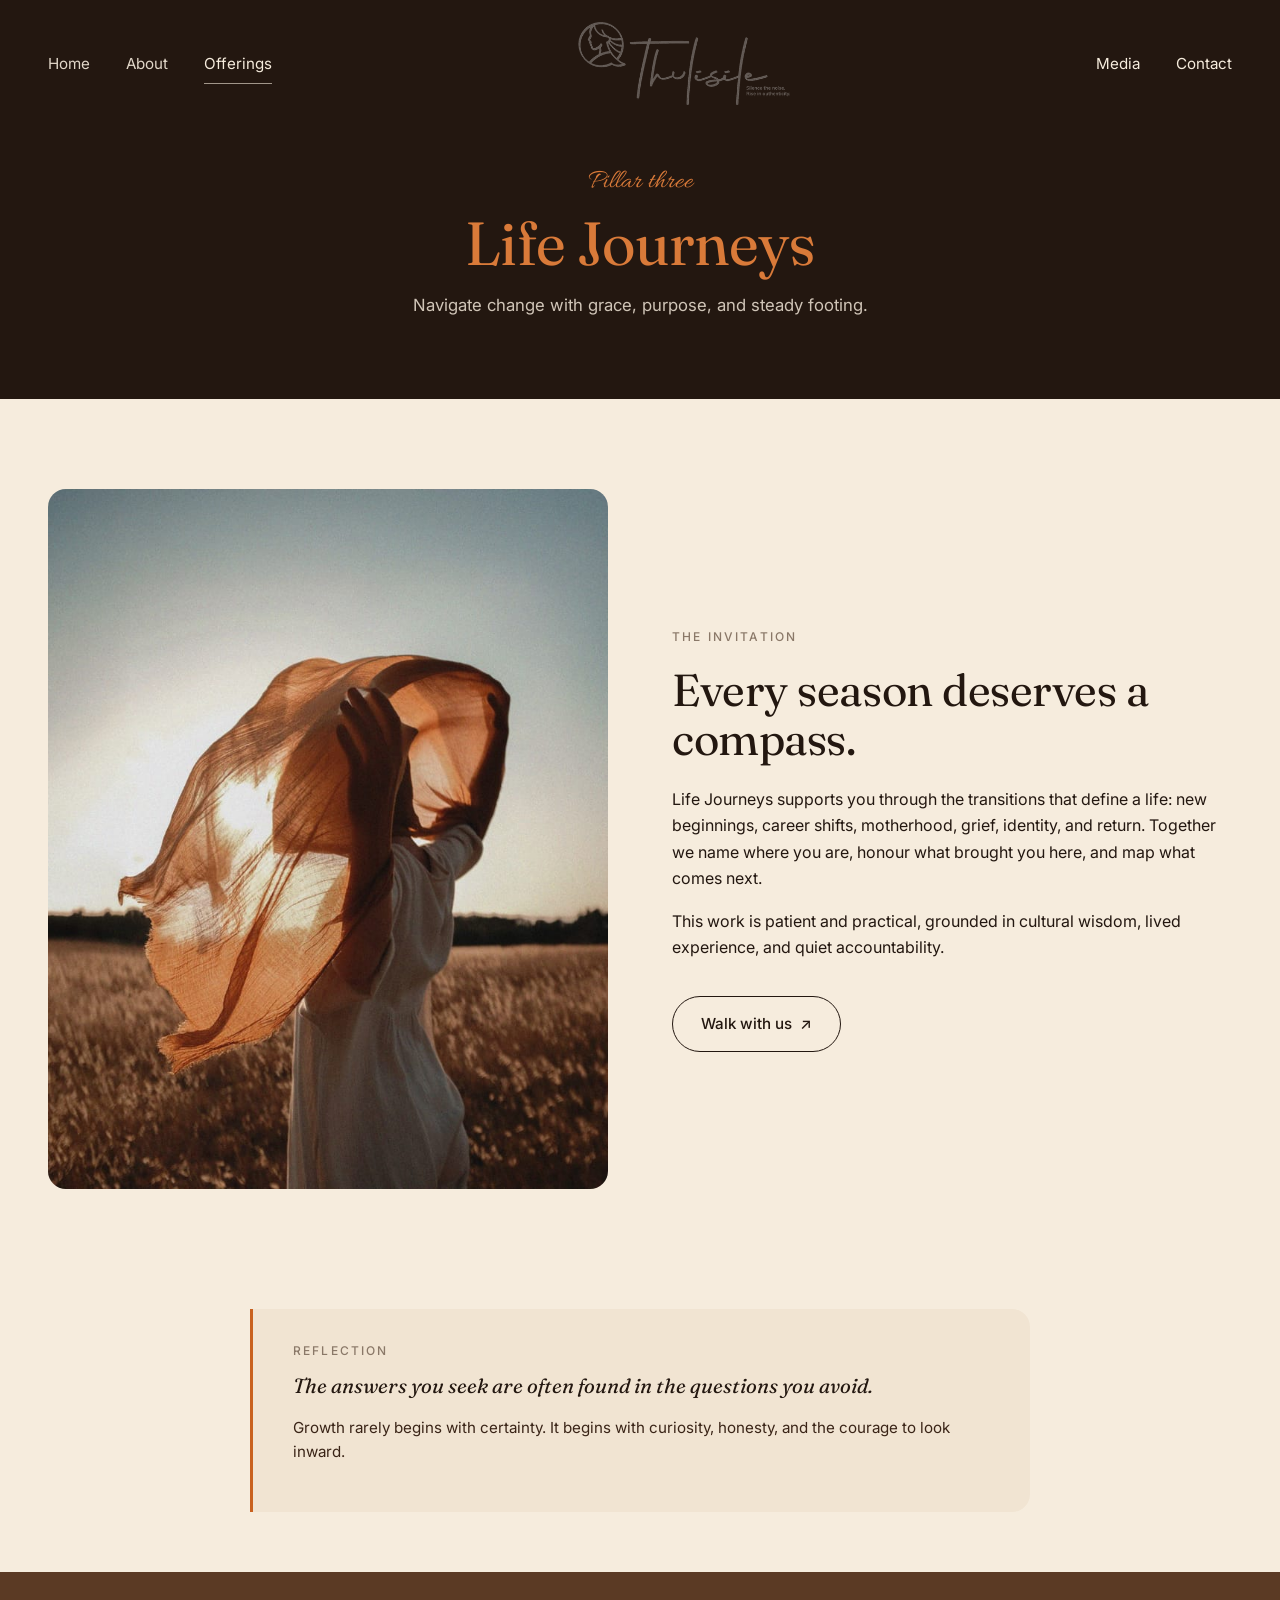
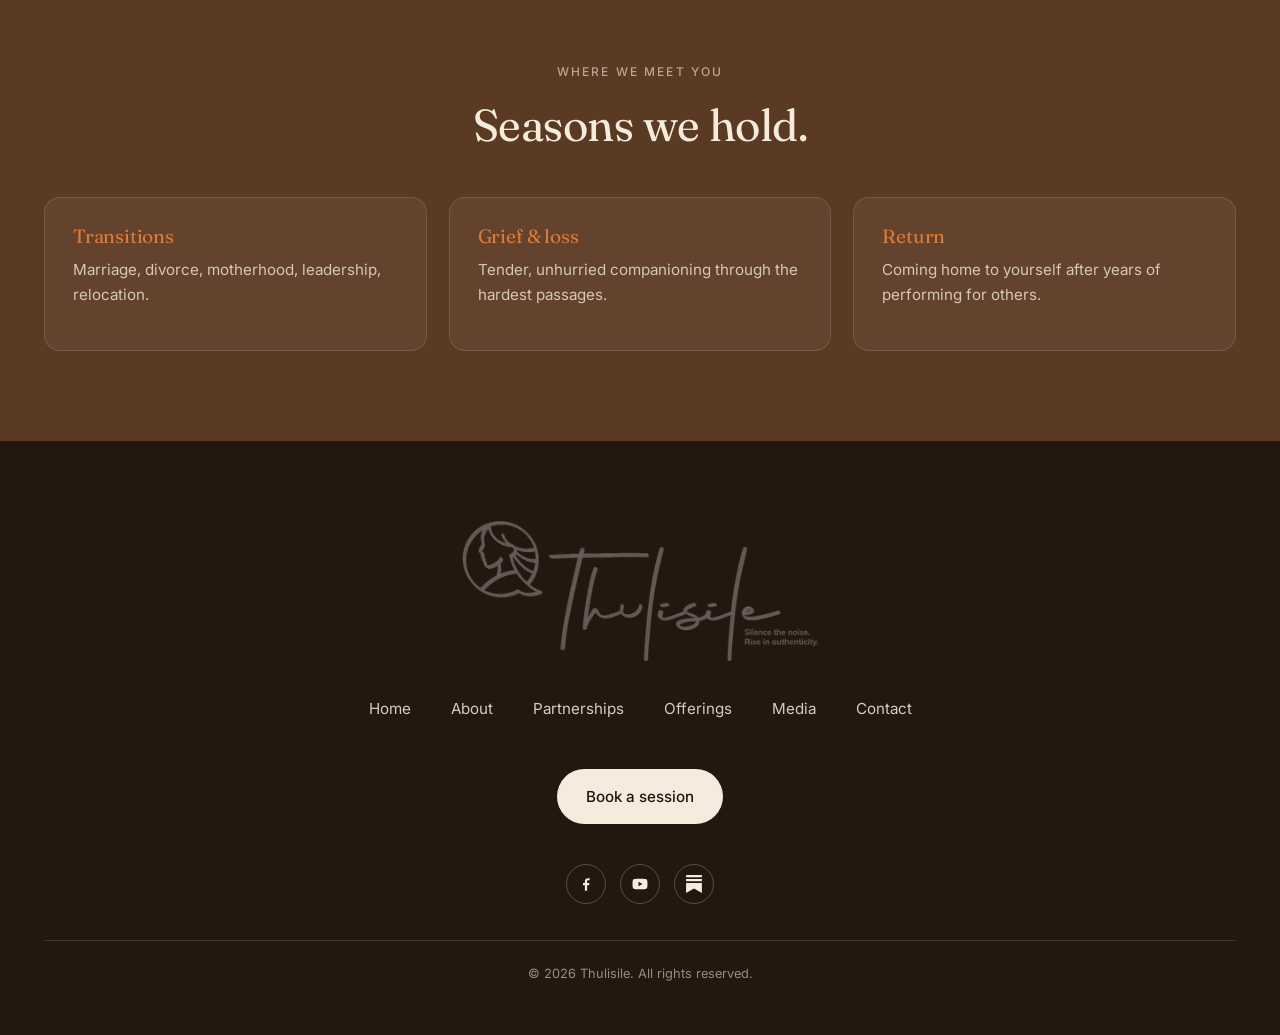
<file: life-journeys.html>
<!doctype html>
<html lang="en">
<head>
<meta charset="utf-8" />
<meta name="viewport" content="width=device-width, initial-scale=1" />
<title>Life Journeys | Thulisile</title>
<meta name="description" content="Navigate change with grace, purpose, and steady footing." />
<link rel="preconnect" href="https://fonts.googleapis.com">
<link rel="preconnect" href="https://fonts.gstatic.com" crossorigin>
<link href="https://fonts.googleapis.com/css2?family=Fraunces:ital,wght@0,300;0,400;0,500;1,400&family=Inter:wght@300;400;500;600&family=Allura&display=swap" rel="stylesheet">
<link rel="stylesheet" href="styles.css" />
</head>
<body>

<header class="nav">
  <div class="nav-inner">
    <ul class="nav-links">
      <li><a href="index.html">Home</a></li>
      <li class="has-dropdown"><a href="about.html">About</a>
        <ul class="dropdown"><li><a href="about.html">About Thulisile</a></li><li><a href="partners.html">Partners &amp; Clients</a></li></ul>
      </li>
      <li class="has-dropdown"><a href="offerings.html" class="active">Offerings</a>
        <ul class="dropdown"><li><a href="fun-to-fit.html">Fun to Fit</a></li><li><a href="reflections.html">Reflections</a></li><li><a href="life-journeys.html">Life Journeys</a></li><li><a href="corporate-strategy.html">Organisational Authenticity</a></li></ul>
      </li>
    </ul>
    <a href="index.html" class="nav-logo" aria-label="Thulisile"><img src="images/logo.png" alt="Thulisile" /></a>
    <ul class="nav-side">
      <li class="has-dropdown"><a href="media.html">Media</a>
        <ul class="dropdown"><li><a href="blog.html">Blog</a></li><li><a href="podcast.html">Podcast on YouTube</a></li><li><a href="https://substack.com/@thulisilegalelekile" target="_blank" rel="noopener">Substack</a></li></ul>
      </li>
      <li><a href="contact.html">Contact</a></li>
    </ul>
    <button class="nav-toggle" aria-label="Menu" aria-expanded="false">&#9776;</button>
  </div>
</header>

<section class="page-header">
  <div class="container">
    <span class="script-kicker">Pillar three</span>
    <h1>Life Journeys</h1>
    <p>Navigate change with grace, purpose, and steady footing.</p>
  </div>
</section>

<section class="section-cream">
  <div class="two-col">
    <img src="images/pillar-life-journeys.jpg" alt="Life Journeys" />
    <div>
      <span class="eyebrow">The invitation</span>
      <h2>Every season deserves a compass.</h2>
      <p>Life Journeys supports you through the transitions that define a life: new beginnings, career shifts, motherhood, grief, identity, and return. Together we name where you are, honour what brought you here, and map what comes next.</p>
      <p>This work is patient and practical, grounded in cultural wisdom, lived experience, and quiet accountability.</p>
      <a href="contact.html" class="btn btn-text mt-sm">Walk with us <span class="arrow">&#8599;</span></a>
    </div>
  </div>
</section>

<section class="callout-section">
  <div class="container">
    <div class="callout">
      <span class="eyebrow">Reflection</span>
      <p class="callout-quote">The answers you seek are often found in the questions you avoid.</p>
      <p class="callout-note">Growth rarely begins with certainty. It begins with curiosity, honesty, and the courage to look inward.</p>
    </div>
  </div>
</section>

<section class="section-brown">
  <div class="container">
    <div style="max-width:820px;margin:0 auto;text-align:center;">
      <span class="eyebrow" style="color:rgba(246,236,221,0.6);">Where we meet you</span>
      <h2 style="color:var(--cream);">Seasons we hold.</h2>
    </div>
    <div style="display:grid;grid-template-columns:repeat(auto-fit, minmax(240px, 1fr));gap:22px;margin-top:48px;">
      <div style="background:rgba(246,236,221,0.05);border:1px solid var(--line);border-radius:16px;padding:28px;">
        <h3 style="color:var(--orange-soft);font-size:1.2rem;">Transitions</h3>
        <p style="color:rgba(246,236,221,0.78);font-size:0.95rem;">Marriage, divorce, motherhood, leadership, relocation.</p>
      </div>
      <div style="background:rgba(246,236,221,0.05);border:1px solid var(--line);border-radius:16px;padding:28px;">
        <h3 style="color:var(--orange-soft);font-size:1.2rem;">Grief &amp; loss</h3>
        <p style="color:rgba(246,236,221,0.78);font-size:0.95rem;">Tender, unhurried companioning through the hardest passages.</p>
      </div>
      <div style="background:rgba(246,236,221,0.05);border:1px solid var(--line);border-radius:16px;padding:28px;">
        <h3 style="color:var(--orange-soft);font-size:1.2rem;">Return</h3>
        <p style="color:rgba(246,236,221,0.78);font-size:0.95rem;">Coming home to yourself after years of performing for others.</p>
      </div>
    </div>
  </div>
</section>

<footer class="footer">
  <div class="container">
    <a href="index.html" class="footer-logo" aria-label="Thulisile"><img src="images/logo.png" alt="Thulisile" /></a>
    <ul class="footer-nav">
      <li><a href="index.html">Home</a></li><li><a href="about.html">About</a></li><li><a href="partners.html">Partnerships</a></li><li><a href="offerings.html">Offerings</a></li><li><a href="media.html">Media</a></li><li><a href="contact.html">Contact</a></li>
    </ul>
    <div class="footer-actions"><a href="contact.html" class="btn btn-light">Book a session</a></div>
    <div class="footer-socials">
      <a href="https://www.facebook.com/Thulisile.africa" target="_blank" rel="noopener" aria-label="Facebook">
        <svg viewBox="0 0 24 24" xmlns="http://www.w3.org/2000/svg"><path d="M13.5 21v-7.5h2.5l.5-3h-3V8.5c0-.9.3-1.5 1.6-1.5H17V4.3c-.3 0-1.3-.1-2.4-.1-2.4 0-4.1 1.5-4.1 4.1v2.2H8v3h2.5V21h3z"/></svg>
      </a>
      <a href="https://www.youtube.com/@ThulisileG" target="_blank" rel="noopener" aria-label="YouTube">
        <svg viewBox="0 0 24 24" xmlns="http://www.w3.org/2000/svg"><path d="M21.6 7.2c-.2-.9-.9-1.6-1.8-1.8C18.2 5 12 5 12 5s-6.2 0-7.8.4c-.9.2-1.6.9-1.8 1.8C2 8.8 2 12 2 12s0 3.2.4 4.8c.2.9.9 1.6 1.8 1.8C5.8 19 12 19 12 19s6.2 0 7.8-.4c.9-.2 1.6-.9 1.8-1.8.4-1.6.4-4.8.4-4.8s0-3.2-.4-4.8zM10 15V9l5.2 3-5.2 3z"/></svg>
      </a>
      <a href="https://substack.com/@thulisilegalelekile" target="_blank" rel="noopener" aria-label="Substack">
        <svg viewBox="0 0 24 24" xmlns="http://www.w3.org/2000/svg"><path d="M22.54 8.24H1.46V5.4h21.08v2.84zM1.46 10.81V24L12 18.11 22.54 24V10.81H1.46zM22.54 0H1.46v2.84h21.08V0z"/></svg>
      </a>
    </div>

    <div class="footer-bottom">&copy; <span id="year"></span> Thulisile. All rights reserved.</div>
  </div>
</footer>
<script>document.getElementById('year').textContent = new Date().getFullYear();</script>
<script src="script.js"></script>
</body>
</html>
</file>
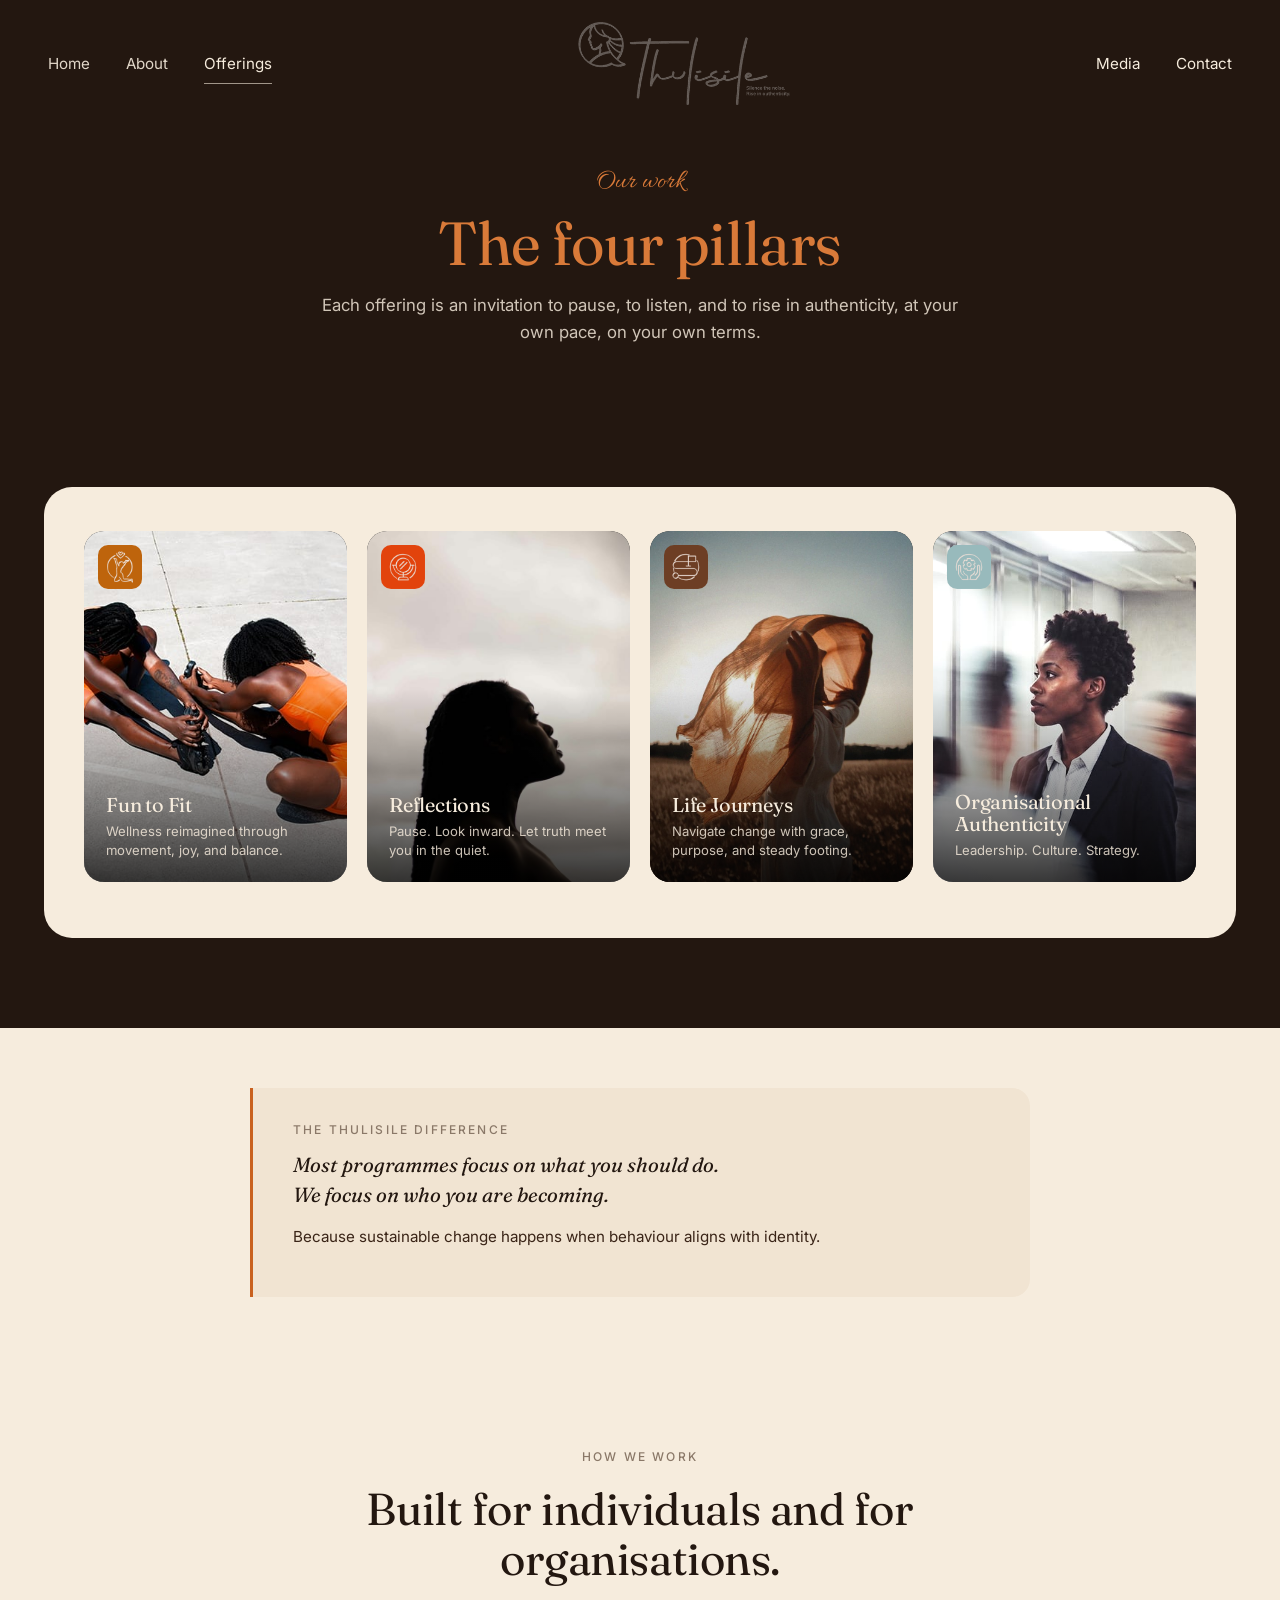
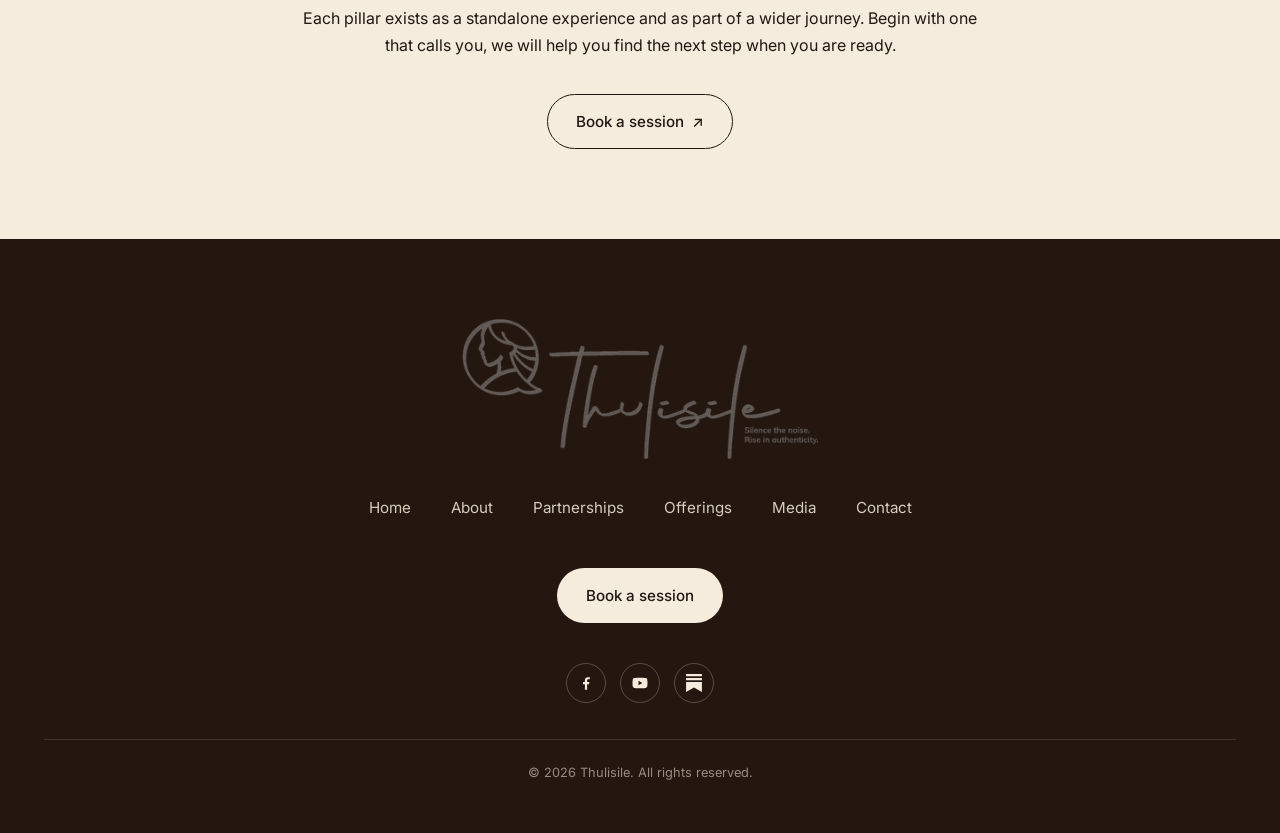
<file: offerings.html>
<!doctype html>
<html lang="en">
<head>
<meta charset="utf-8" />
<meta name="viewport" content="width=device-width, initial-scale=1" />
<title>Offerings | Thulisile</title>
<meta name="description" content="Four pillars that shape the journey: Fun to Fit, Reflections, Life Journeys, and Corporate Strategy." />
<link rel="preconnect" href="https://fonts.googleapis.com">
<link rel="preconnect" href="https://fonts.gstatic.com" crossorigin>
<link href="https://fonts.googleapis.com/css2?family=Fraunces:ital,wght@0,300;0,400;0,500;1,400&family=Inter:wght@300;400;500;600&family=Allura&display=swap" rel="stylesheet">
<link rel="stylesheet" href="styles.css" />
</head>
<body>

<header class="nav">
  <div class="nav-inner">
    <ul class="nav-links">
      <li><a href="index.html">Home</a></li>
      <li class="has-dropdown">
        <a href="about.html">About</a>
        <ul class="dropdown">
          <li><a href="about.html">About Thulisile</a></li>
          <li><a href="partners.html">Partners &amp; Clients</a></li>
        </ul>
      </li>
      <li class="has-dropdown">
        <a href="offerings.html" class="active">Offerings</a>
        <ul class="dropdown">
          <li><a href="fun-to-fit.html">Fun to Fit</a></li>
          <li><a href="reflections.html">Reflections</a></li>
          <li><a href="life-journeys.html">Life Journeys</a></li>
          <li><a href="corporate-strategy.html">Organisational Authenticity</a></li>
        </ul>
      </li>
    </ul>
    <a href="index.html" class="nav-logo" aria-label="Thulisile"><img src="images/logo.png" alt="Thulisile" /></a>
    <ul class="nav-side">
      <li class="has-dropdown">
        <a href="media.html">Media</a>
        <ul class="dropdown">
          <li><a href="blog.html">Blog</a></li>
          <li><a href="podcast.html">Podcast on YouTube</a></li>
          <li><a href="https://substack.com/@thulisilegalelekile" target="_blank" rel="noopener">Substack</a></li>
        </ul>
      </li>
      <li><a href="contact.html">Contact</a></li>
    </ul>
    <button class="nav-toggle" aria-label="Menu" aria-expanded="false">&#9776;</button>
  </div>
</header>

<section class="page-header">
  <div class="container">
    <span class="script-kicker">Our work</span>
    <h1>The four pillars</h1>
    <p>Each offering is an invitation to pause, to listen, and to rise in authenticity, at your own pace, on your own terms.</p>
  </div>
</section>

<section class="pillars-section" style="background:var(--brown-deep);padding-top:60px;">
  <div class="container">
    <div class="pillars-wrap">
      <div class="pillars-grid">
        <a href="fun-to-fit.html" class="pillar">
          <img class="pillar-photo" src="images/pillar-fun-to-fit.jpg" alt="Fun to Fit" />
          <div class="pillar-icon-wrap"><img src="images/icon-fun-to-fit.png" alt="" /></div>
          <div class="pillar-inner">
            <h3>Fun to Fit</h3>
            <p>Wellness reimagined through movement, joy, and balance.</p>
          </div>
        </a>
        <a href="reflections.html" class="pillar">
          <img class="pillar-photo" src="images/pillar-reflections.jpg" alt="Reflections" />
          <div class="pillar-icon-wrap"><img src="images/icon-reflections.png" alt="" /></div>
          <div class="pillar-inner">
            <h3>Reflections</h3>
            <p>Pause. Look inward. Let truth meet you in the quiet.</p>
          </div>
        </a>
        <a href="life-journeys.html" class="pillar">
          <img class="pillar-photo" src="images/pillar-life-journeys.jpg" alt="Life Journeys" />
          <div class="pillar-icon-wrap"><img src="images/icon-life-journeys.png" alt="" /></div>
          <div class="pillar-inner">
            <h3>Life Journeys</h3>
            <p>Navigate change with grace, purpose, and steady footing.</p>
          </div>
        </a>
        <a href="corporate-strategy.html" class="pillar">
          <img class="pillar-photo" src="images/pillar-corporate-strategy.jpg" alt="Organisational Authenticity" />
          <div class="pillar-icon-wrap"><img src="images/icon-corporate-strategy.png" alt="" /></div>
          <div class="pillar-inner">
            <h3>Organisational Authenticity</h3>
            <p>Leadership. Culture. Strategy.</p>
          </div>
        </a>
      </div>
    </div>
  </div>
</section>

<section class="callout-section" style="padding:60px 0;">
  <div class="container">
    <div class="callout">
      <span class="eyebrow">The Thulisile difference</span>
      <p class="callout-quote">Most programmes focus on <em>what you should do</em>.<br>We focus on <em>who you are becoming</em>.</p>
      <p class="callout-note">Because sustainable change happens when behaviour aligns with identity.</p>
    </div>
  </div>
</section>

<section class="section-cream">
  <div class="content-narrow text-center">
    <span class="eyebrow">How we work</span>
    <h2>Built for individuals and for organisations.</h2>
    <p>Each pillar exists as a standalone experience and as part of a wider journey. Begin with one that calls you, we will help you find the next step when you are ready.</p>
    <a href="contact.html" class="btn btn-text mt-sm">Book a session <span class="arrow">&#8599;</span></a>
  </div>
</section>

<footer class="footer">
  <div class="container">
    <a href="index.html" class="footer-logo" aria-label="Thulisile"><img src="images/logo.png" alt="Thulisile" /></a>
    <ul class="footer-nav">
      <li><a href="index.html">Home</a></li>
      <li><a href="about.html">About</a></li>
      <li><a href="partners.html">Partnerships</a></li>
      <li><a href="offerings.html">Offerings</a></li>
      <li><a href="media.html">Media</a></li>
      <li><a href="contact.html">Contact</a></li>
    </ul>
    <div class="footer-actions">
      <a href="contact.html" class="btn btn-light">Book a session</a>
    </div>
    <div class="footer-socials">
      <a href="https://www.facebook.com/Thulisile.africa" target="_blank" rel="noopener" aria-label="Facebook">
        <svg viewBox="0 0 24 24" xmlns="http://www.w3.org/2000/svg"><path d="M13.5 21v-7.5h2.5l.5-3h-3V8.5c0-.9.3-1.5 1.6-1.5H17V4.3c-.3 0-1.3-.1-2.4-.1-2.4 0-4.1 1.5-4.1 4.1v2.2H8v3h2.5V21h3z"/></svg>
      </a>
      <a href="https://www.youtube.com/@ThulisileG" target="_blank" rel="noopener" aria-label="YouTube">
        <svg viewBox="0 0 24 24" xmlns="http://www.w3.org/2000/svg"><path d="M21.6 7.2c-.2-.9-.9-1.6-1.8-1.8C18.2 5 12 5 12 5s-6.2 0-7.8.4c-.9.2-1.6.9-1.8 1.8C2 8.8 2 12 2 12s0 3.2.4 4.8c.2.9.9 1.6 1.8 1.8C5.8 19 12 19 12 19s6.2 0 7.8-.4c.9-.2 1.6-.9 1.8-1.8.4-1.6.4-4.8.4-4.8s0-3.2-.4-4.8zM10 15V9l5.2 3-5.2 3z"/></svg>
      </a>
      <a href="https://substack.com/@thulisilegalelekile" target="_blank" rel="noopener" aria-label="Substack">
        <svg viewBox="0 0 24 24" xmlns="http://www.w3.org/2000/svg"><path d="M22.54 8.24H1.46V5.4h21.08v2.84zM1.46 10.81V24L12 18.11 22.54 24V10.81H1.46zM22.54 0H1.46v2.84h21.08V0z"/></svg>
      </a>
    </div>

    <div class="footer-bottom">&copy; <span id="year"></span> Thulisile. All rights reserved.</div>
  </div>
</footer>
<script>document.getElementById('year').textContent = new Date().getFullYear();</script>
<script src="script.js"></script>
</body>
</html>
</file>
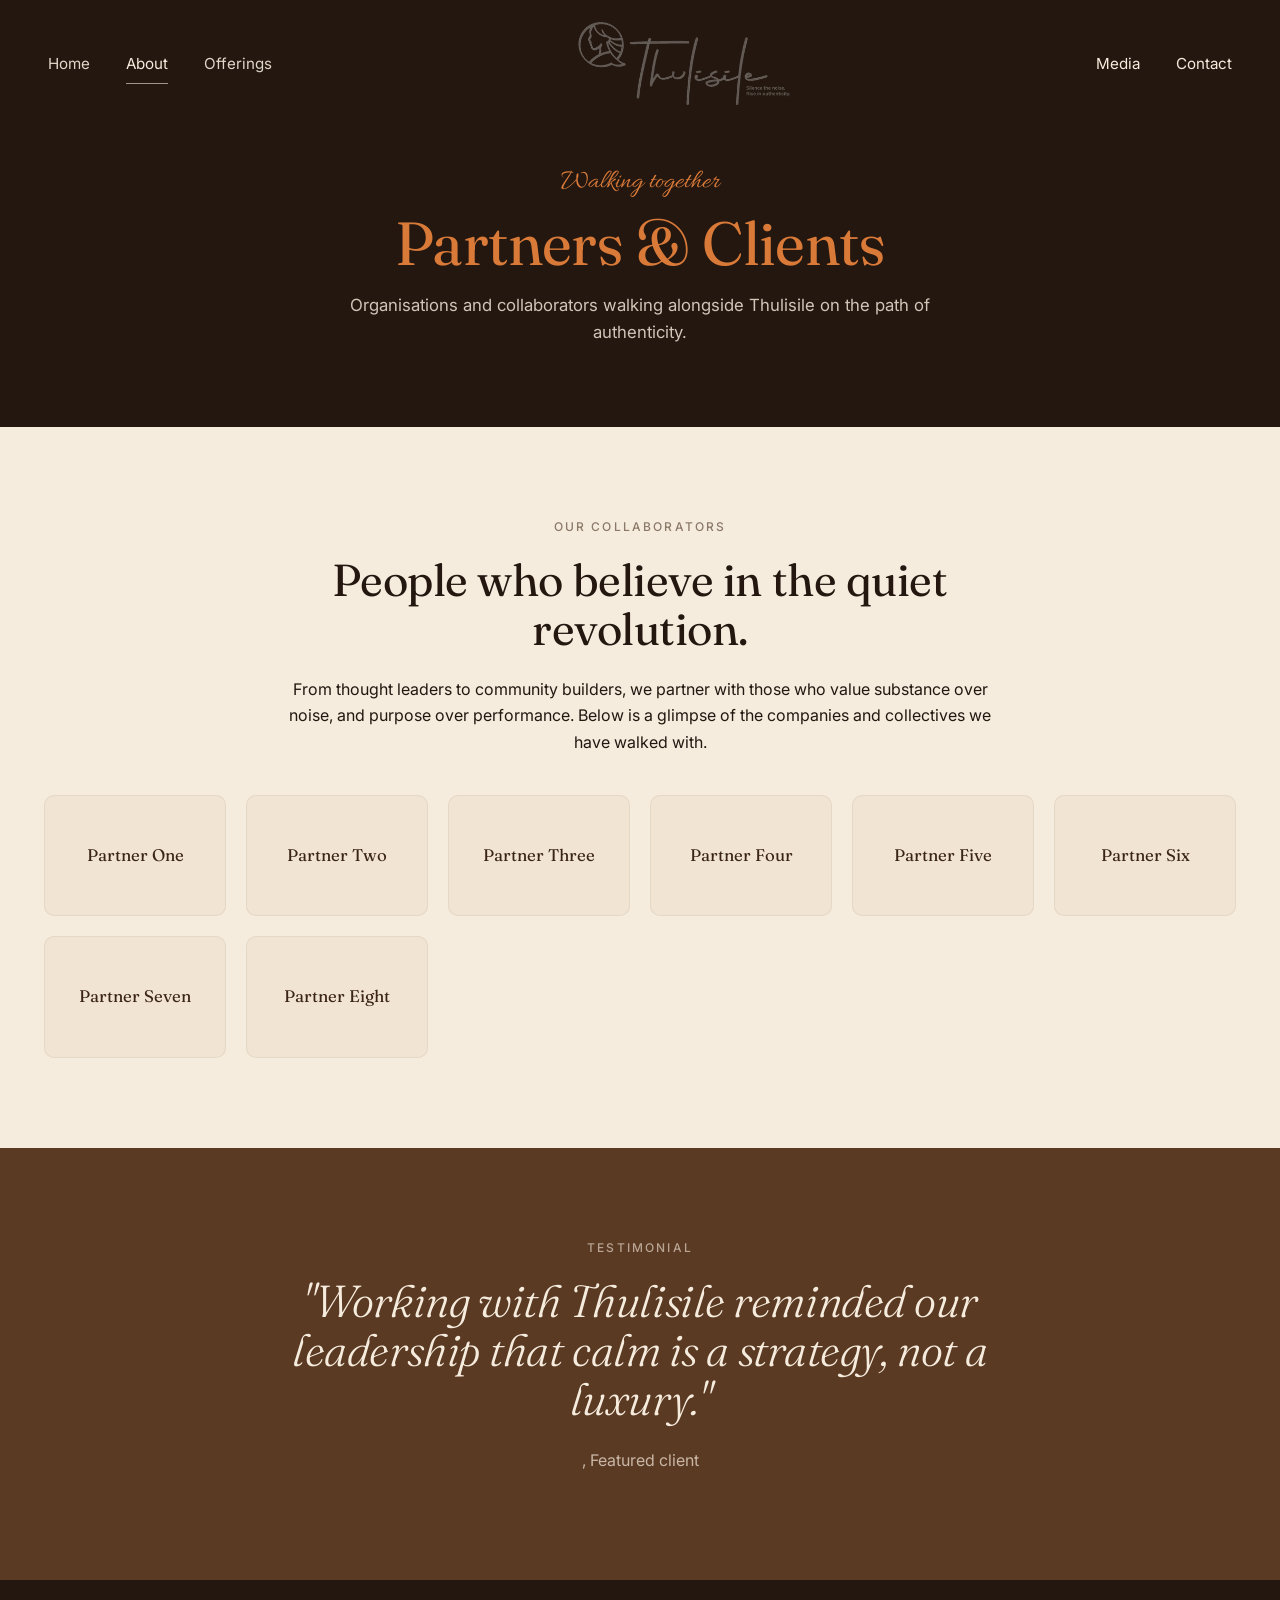
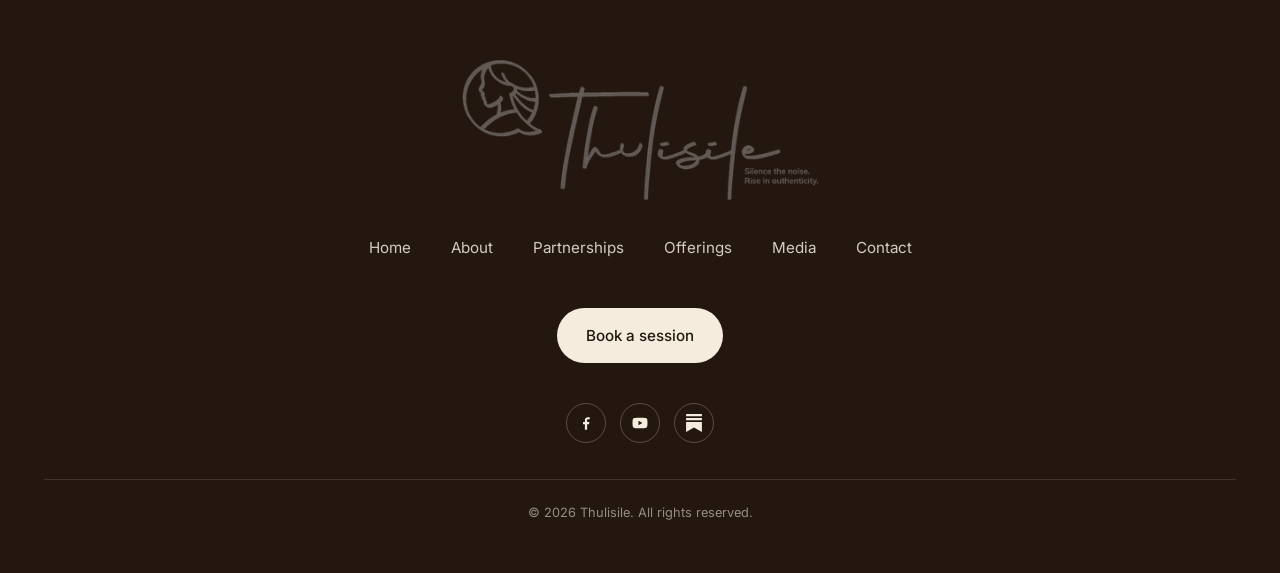
<file: partners.html>
<!doctype html>
<html lang="en">
<head>
<meta charset="utf-8" />
<meta name="viewport" content="width=device-width, initial-scale=1" />
<title>Partners &amp; Clients | Thulisile</title>
<meta name="description" content="Organisations and collaborators walking alongside Thulisile on the path of authenticity." />
<link rel="preconnect" href="https://fonts.googleapis.com">
<link rel="preconnect" href="https://fonts.gstatic.com" crossorigin>
<link href="https://fonts.googleapis.com/css2?family=Fraunces:ital,wght@0,300;0,400;0,500;1,400&family=Inter:wght@300;400;500;600&family=Allura&display=swap" rel="stylesheet">
<link rel="stylesheet" href="styles.css" />
</head>
<body>

<header class="nav">
  <div class="nav-inner">
    <ul class="nav-links">
      <li><a href="index.html">Home</a></li>
      <li class="has-dropdown">
        <a href="about.html" class="active">About</a>
        <ul class="dropdown">
          <li><a href="about.html">About Thulisile</a></li>
          <li><a href="partners.html">Partners &amp; Clients</a></li>
        </ul>
      </li>
      <li class="has-dropdown">
        <a href="offerings.html">Offerings</a>
        <ul class="dropdown">
          <li><a href="fun-to-fit.html">Fun to Fit</a></li>
          <li><a href="reflections.html">Reflections</a></li>
          <li><a href="life-journeys.html">Life Journeys</a></li>
          <li><a href="corporate-strategy.html">Organisational Authenticity</a></li>
        </ul>
      </li>
    </ul>
    <a href="index.html" class="nav-logo" aria-label="Thulisile"><img src="images/logo.png" alt="Thulisile" /></a>
    <ul class="nav-side">
      <li class="has-dropdown">
        <a href="media.html">Media</a>
        <ul class="dropdown">
          <li><a href="blog.html">Blog</a></li>
          <li><a href="podcast.html">Podcast on YouTube</a></li>
          <li><a href="https://substack.com/@thulisilegalelekile" target="_blank" rel="noopener">Substack</a></li>
        </ul>
      </li>
      <li><a href="contact.html">Contact</a></li>
    </ul>
    <button class="nav-toggle" aria-label="Menu" aria-expanded="false">&#9776;</button>
  </div>
</header>

<section class="page-header">
  <div class="container">
    <span class="script-kicker">Walking together</span>
    <h1>Partners &amp; Clients</h1>
    <p>Organisations and collaborators walking alongside Thulisile on the path of authenticity.</p>
  </div>
</section>

<section class="section-cream">
  <div class="content-narrow text-center">
    <span class="eyebrow">Our collaborators</span>
    <h2>People who believe in the quiet revolution.</h2>
    <p>From thought leaders to community builders, we partner with those who value substance over noise, and purpose over performance. Below is a glimpse of the companies and collectives we have walked with.</p>
  </div>
  <div class="container mt-md">
    <div class="partners-grid">
      <div class="partner-tile">Partner One</div>
      <div class="partner-tile">Partner Two</div>
      <div class="partner-tile">Partner Three</div>
      <div class="partner-tile">Partner Four</div>
      <div class="partner-tile">Partner Five</div>
      <div class="partner-tile">Partner Six</div>
      <div class="partner-tile">Partner Seven</div>
      <div class="partner-tile">Partner Eight</div>
    </div>
  </div>
</section>

<section class="section-brown">
  <div class="container">
    <div style="max-width:820px;margin:0 auto;text-align:center;">
      <span class="eyebrow" style="color:rgba(246,236,221,0.6);">Testimonial</span>
      <h2 style="color:var(--cream);font-style:italic;font-weight:300;">"Working with Thulisile reminded our leadership that calm is a strategy, not a luxury."</h2>
      <p style="color:rgba(246,236,221,0.7);margin-top:24px;">, Featured client</p>
    </div>
  </div>
</section>

<footer class="footer">
  <div class="container">
    <a href="index.html" class="footer-logo" aria-label="Thulisile"><img src="images/logo.png" alt="Thulisile" /></a>
    <ul class="footer-nav">
      <li><a href="index.html">Home</a></li>
      <li><a href="about.html">About</a></li>
      <li><a href="partners.html">Partnerships</a></li>
      <li><a href="offerings.html">Offerings</a></li>
      <li><a href="media.html">Media</a></li>
      <li><a href="contact.html">Contact</a></li>
    </ul>
    <div class="footer-actions">
      <a href="contact.html" class="btn btn-light">Book a session</a>
    </div>
    <div class="footer-socials">
      <a href="https://www.facebook.com/Thulisile.africa" target="_blank" rel="noopener" aria-label="Facebook">
        <svg viewBox="0 0 24 24" xmlns="http://www.w3.org/2000/svg"><path d="M13.5 21v-7.5h2.5l.5-3h-3V8.5c0-.9.3-1.5 1.6-1.5H17V4.3c-.3 0-1.3-.1-2.4-.1-2.4 0-4.1 1.5-4.1 4.1v2.2H8v3h2.5V21h3z"/></svg>
      </a>
      <a href="https://www.youtube.com/@ThulisileG" target="_blank" rel="noopener" aria-label="YouTube">
        <svg viewBox="0 0 24 24" xmlns="http://www.w3.org/2000/svg"><path d="M21.6 7.2c-.2-.9-.9-1.6-1.8-1.8C18.2 5 12 5 12 5s-6.2 0-7.8.4c-.9.2-1.6.9-1.8 1.8C2 8.8 2 12 2 12s0 3.2.4 4.8c.2.9.9 1.6 1.8 1.8C5.8 19 12 19 12 19s6.2 0 7.8-.4c.9-.2 1.6-.9 1.8-1.8.4-1.6.4-4.8.4-4.8s0-3.2-.4-4.8zM10 15V9l5.2 3-5.2 3z"/></svg>
      </a>
      <a href="https://substack.com/@thulisilegalelekile" target="_blank" rel="noopener" aria-label="Substack">
        <svg viewBox="0 0 24 24" xmlns="http://www.w3.org/2000/svg"><path d="M22.54 8.24H1.46V5.4h21.08v2.84zM1.46 10.81V24L12 18.11 22.54 24V10.81H1.46zM22.54 0H1.46v2.84h21.08V0z"/></svg>
      </a>
    </div>

    <div class="footer-bottom">&copy; <span id="year"></span> Thulisile. All rights reserved.</div>
  </div>
</footer>
<script>document.getElementById('year').textContent = new Date().getFullYear();</script>
<script src="script.js"></script>
</body>
</html>
</file>
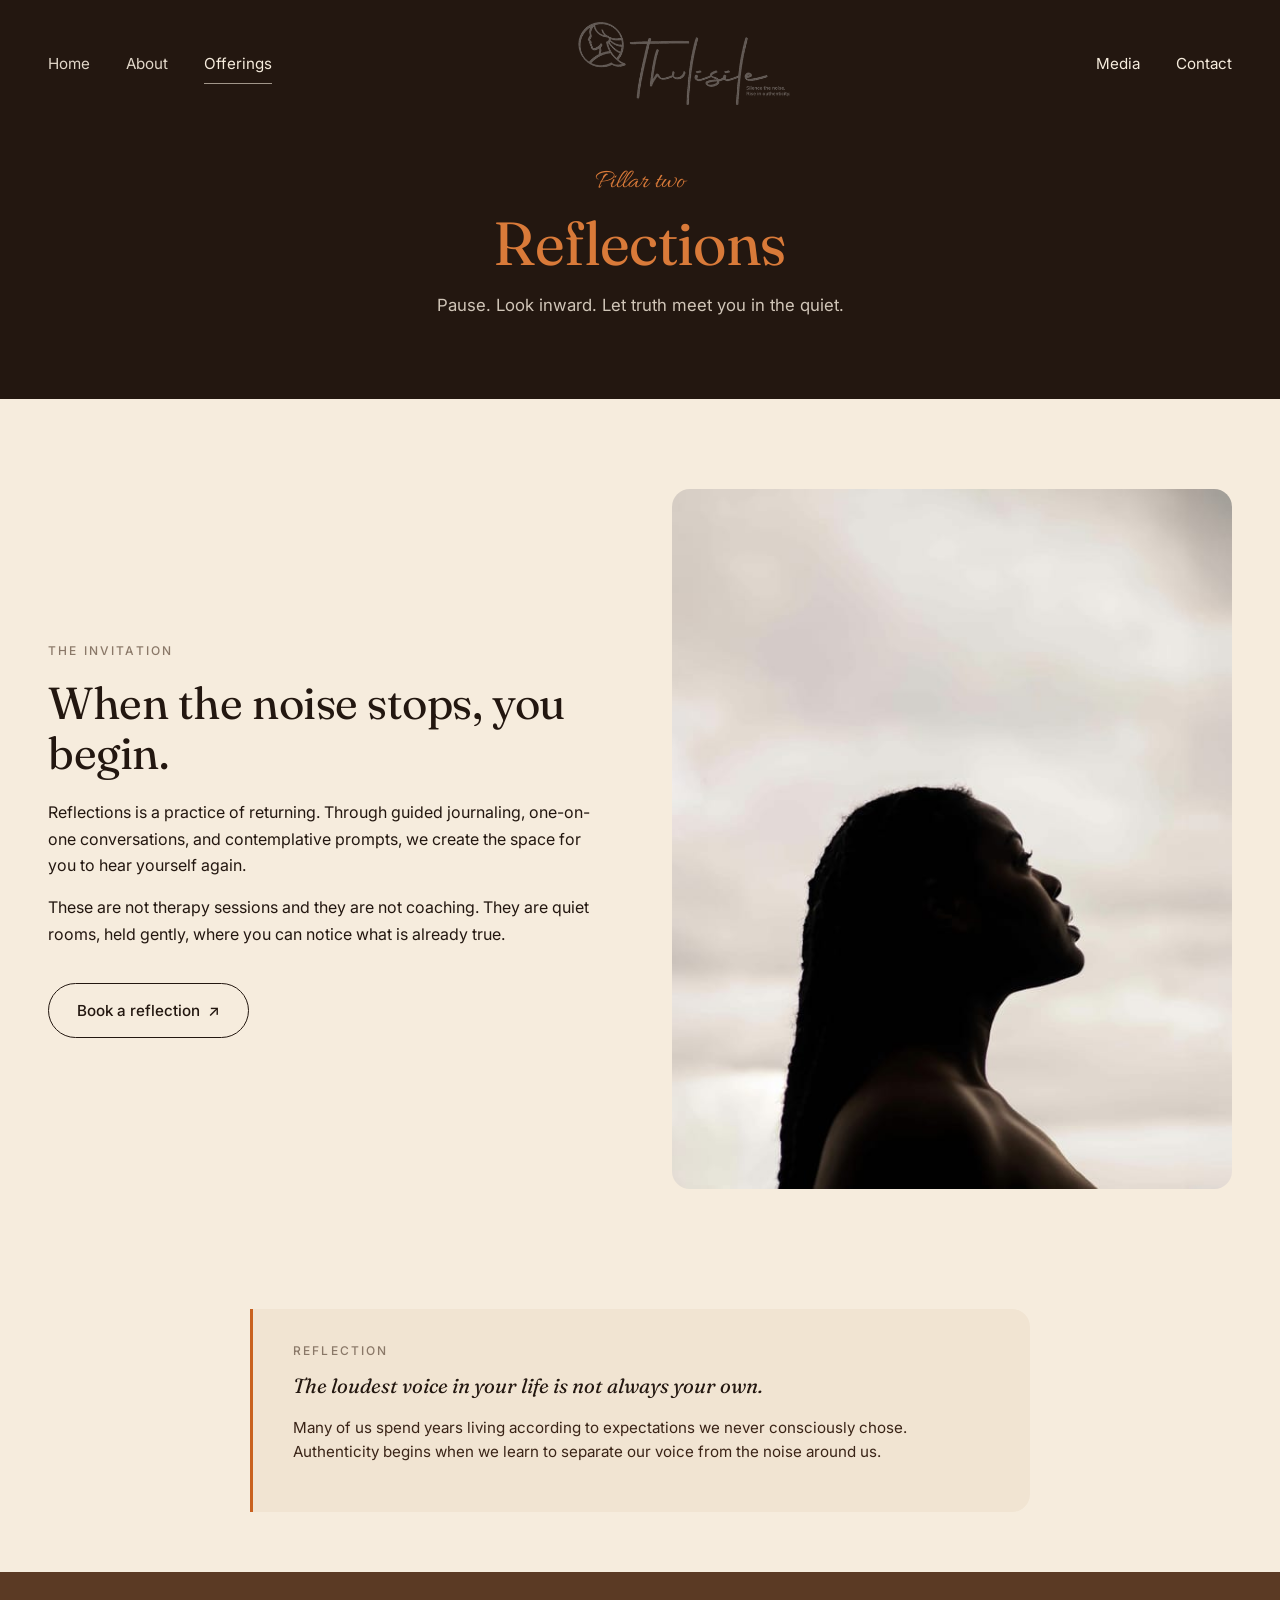
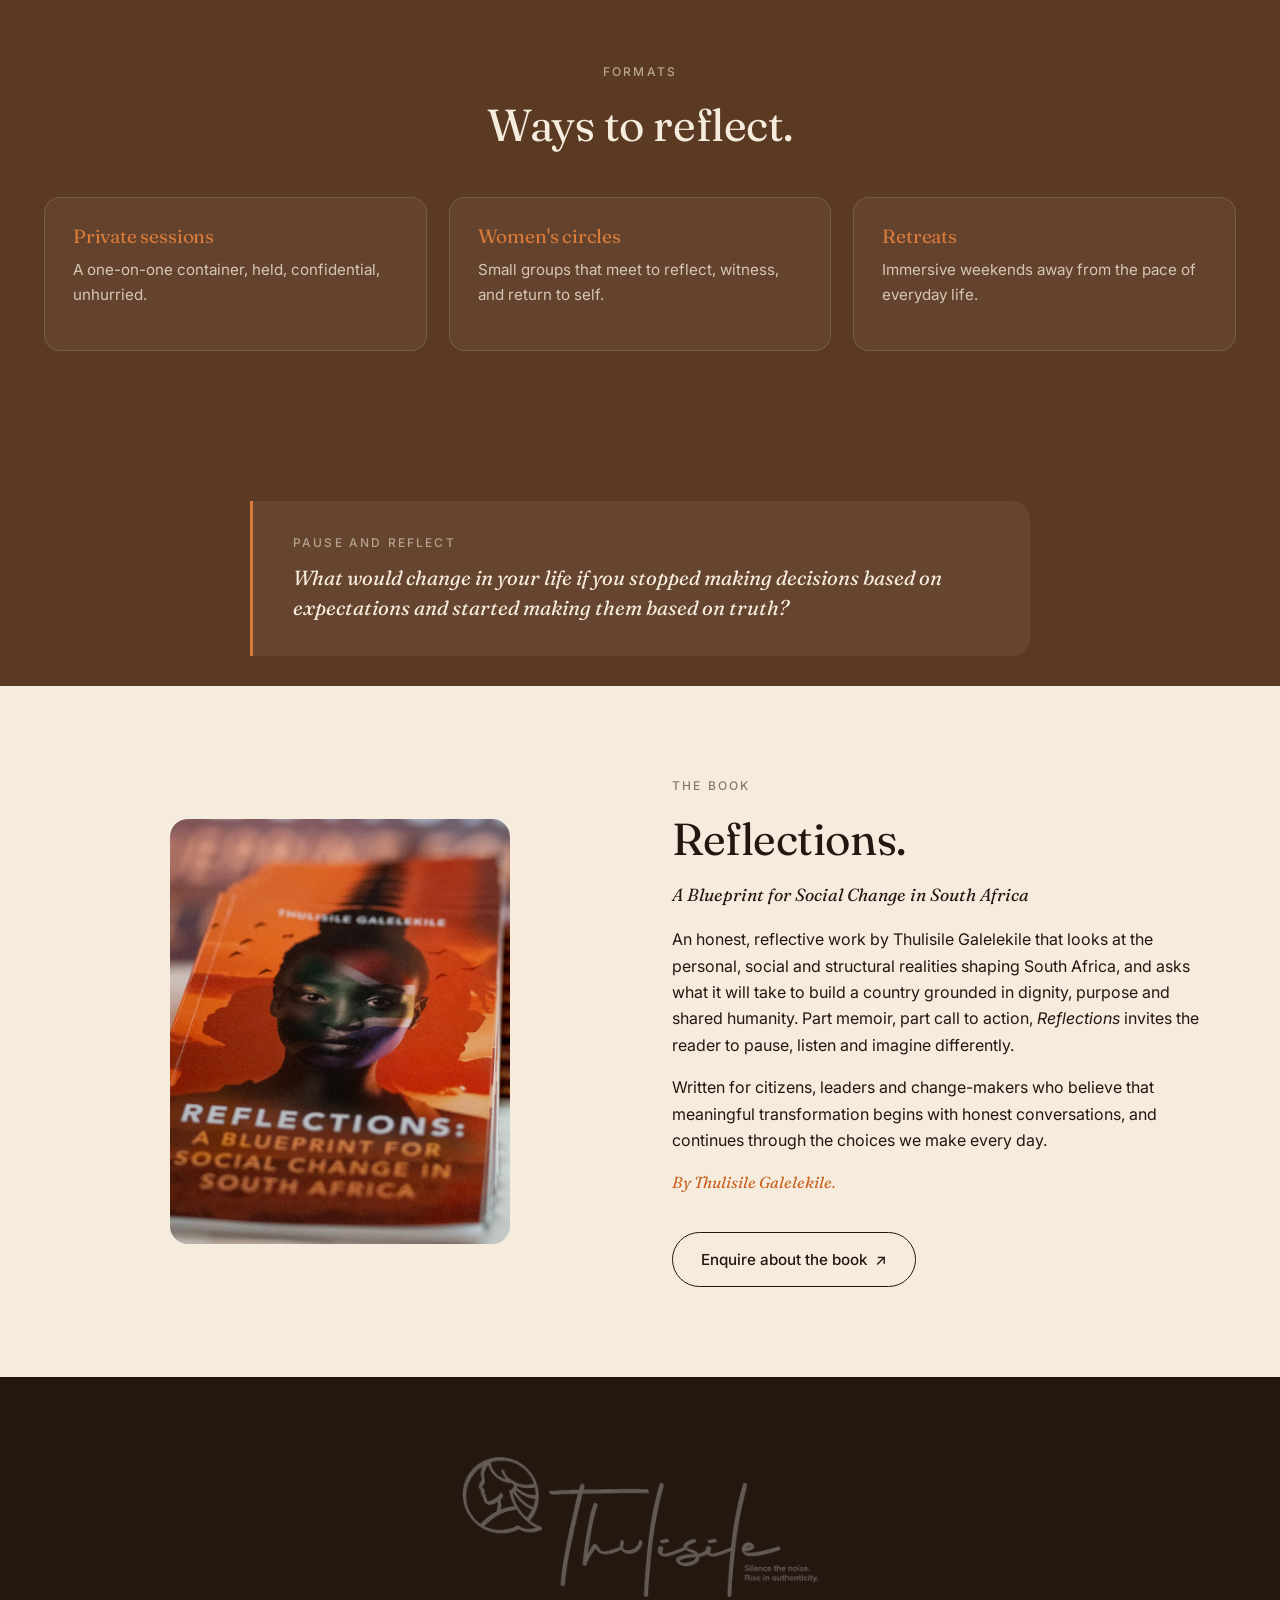
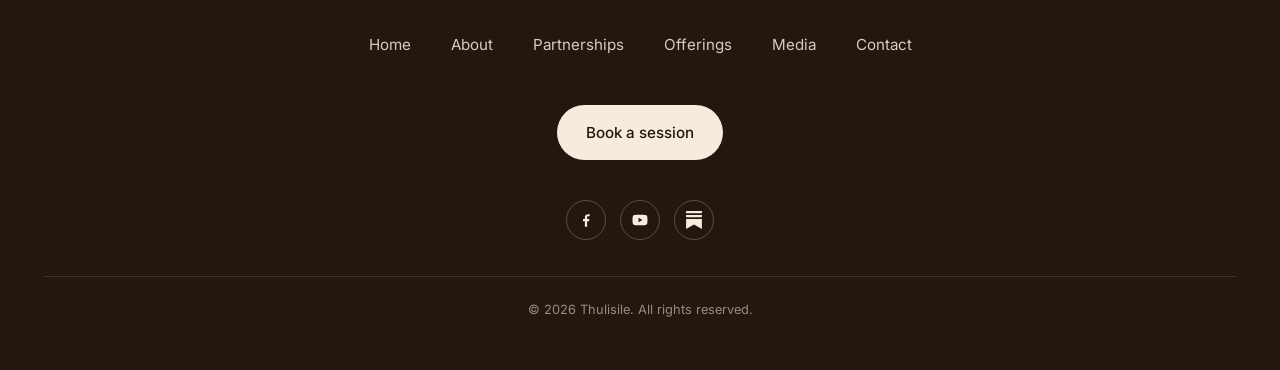
<file: reflections.html>
<!doctype html>
<html lang="en">
<head>
<meta charset="utf-8" />
<meta name="viewport" content="width=device-width, initial-scale=1" />
<title>Reflections | Thulisile</title>
<meta name="description" content="Pause. Look inward. Let truth meet you in the quiet." />
<link rel="preconnect" href="https://fonts.googleapis.com">
<link rel="preconnect" href="https://fonts.gstatic.com" crossorigin>
<link href="https://fonts.googleapis.com/css2?family=Fraunces:ital,wght@0,300;0,400;0,500;1,400&family=Inter:wght@300;400;500;600&family=Allura&display=swap" rel="stylesheet">
<link rel="stylesheet" href="styles.css" />
</head>
<body>

<header class="nav">
  <div class="nav-inner">
    <ul class="nav-links">
      <li><a href="index.html">Home</a></li>
      <li class="has-dropdown"><a href="about.html">About</a>
        <ul class="dropdown"><li><a href="about.html">About Thulisile</a></li><li><a href="partners.html">Partners &amp; Clients</a></li></ul>
      </li>
      <li class="has-dropdown"><a href="offerings.html" class="active">Offerings</a>
        <ul class="dropdown"><li><a href="fun-to-fit.html">Fun to Fit</a></li><li><a href="reflections.html">Reflections</a></li><li><a href="life-journeys.html">Life Journeys</a></li><li><a href="corporate-strategy.html">Organisational Authenticity</a></li></ul>
      </li>
    </ul>
    <a href="index.html" class="nav-logo" aria-label="Thulisile"><img src="images/logo.png" alt="Thulisile" /></a>
    <ul class="nav-side">
      <li class="has-dropdown"><a href="media.html">Media</a>
        <ul class="dropdown"><li><a href="blog.html">Blog</a></li><li><a href="podcast.html">Podcast on YouTube</a></li><li><a href="https://substack.com/@thulisilegalelekile" target="_blank" rel="noopener">Substack</a></li></ul>
      </li>
      <li><a href="contact.html">Contact</a></li>
    </ul>
    <button class="nav-toggle" aria-label="Menu" aria-expanded="false">&#9776;</button>
  </div>
</header>

<section class="page-header">
  <div class="container">
    <span class="script-kicker">Pillar two</span>
    <h1>Reflections</h1>
    <p>Pause. Look inward. Let truth meet you in the quiet.</p>
  </div>
</section>

<section class="section-cream">
  <div class="two-col">
    <div>
      <span class="eyebrow">The invitation</span>
      <h2>When the noise stops, you begin.</h2>
      <p>Reflections is a practice of returning. Through guided journaling, one-on-one conversations, and contemplative prompts, we create the space for you to hear yourself again.</p>
      <p>These are not therapy sessions and they are not coaching. They are quiet rooms, held gently, where you can notice what is already true.</p>
      <a href="contact.html" class="btn btn-text mt-sm">Book a reflection <span class="arrow">&#8599;</span></a>
    </div>
    <img src="images/pillar-reflections.jpg" alt="Reflections" />
  </div>
</section>

<section class="callout-section">
  <div class="container">
    <div class="callout">
      <span class="eyebrow">Reflection</span>
      <p class="callout-quote">The loudest voice in your life is not always your own.</p>
      <p class="callout-note">Many of us spend years living according to expectations we never consciously chose. Authenticity begins when we learn to separate our voice from the noise around us.</p>
    </div>
  </div>
</section>

<section class="section-brown">
  <div class="container">
    <div style="max-width:820px;margin:0 auto;text-align:center;">
      <span class="eyebrow" style="color:rgba(246,236,221,0.6);">Formats</span>
      <h2 style="color:var(--cream);">Ways to reflect.</h2>
    </div>
    <div style="display:grid;grid-template-columns:repeat(auto-fit, minmax(240px, 1fr));gap:22px;margin-top:48px;">
      <div style="background:rgba(246,236,221,0.05);border:1px solid var(--line);border-radius:16px;padding:28px;">
        <h3 style="color:var(--orange-soft);font-size:1.2rem;">Private sessions</h3>
        <p style="color:rgba(246,236,221,0.78);font-size:0.95rem;">A one-on-one container, held, confidential, unhurried.</p>
      </div>
      <div style="background:rgba(246,236,221,0.05);border:1px solid var(--line);border-radius:16px;padding:28px;">
        <h3 style="color:var(--orange-soft);font-size:1.2rem;">Women's circles</h3>
        <p style="color:rgba(246,236,221,0.78);font-size:0.95rem;">Small groups that meet to reflect, witness, and return to self.</p>
      </div>
      <div style="background:rgba(246,236,221,0.05);border:1px solid var(--line);border-radius:16px;padding:28px;">
        <h3 style="color:var(--orange-soft);font-size:1.2rem;">Retreats</h3>
        <p style="color:rgba(246,236,221,0.78);font-size:0.95rem;">Immersive weekends away from the pace of everyday life.</p>
      </div>
    </div>
  </div>
</section>

<section class="callout-section on-brown">
  <div class="container">
    <div class="callout">
      <span class="eyebrow">Pause and reflect</span>
      <p class="callout-quote">What would change in your life if you stopped making decisions based on expectations and started making them based on truth?</p>
    </div>
  </div>
</section>

<!-- BOOK: REFLECTIONS -->
<section class="section-cream">
  <div class="container">
    <div class="two-col" style="gap:64px;align-items:center;">
      <div style="max-width:340px;margin:0 auto;">
        <div class="book-cover" aria-label="Reflections book cover">
          <img src="images/book-reflections.jpg" alt="Reflections by Thulisile Galelekile" onerror="this.style.display='none'; this.nextElementSibling.style.display='flex';" />
          <div class="book-cover-fallback" style="display:none;">
            <span class="script-kicker" style="font-size:1.4rem;color:var(--cream);opacity:0.85;margin-bottom:8px;">a book by</span>
            <span class="book-title">Reflections</span>
            <span class="book-author">Thulisile Galelekile</span>
            <span class="book-mark">&#10022;</span>
          </div>
        </div>
      </div>
      <div>
        <span class="eyebrow">The book</span>
        <h2>Reflections.</h2>
        <p style="font-family:var(--serif);font-style:italic;color:var(--brown-deep);font-size:1.1rem;margin-top:-6px;">A Blueprint for Social Change in South Africa</p>
        <p>An honest, reflective work by Thulisile Galelekile that looks at the personal, social and structural realities shaping South Africa, and asks what it will take to build a country grounded in dignity, purpose and shared humanity. Part memoir, part call to action, <em>Reflections</em> invites the reader to pause, listen and imagine differently.</p>
        <p>Written for citizens, leaders and change-makers who believe that meaningful transformation begins with honest conversations, and continues through the choices we make every day.</p>
        <p style="font-family:var(--serif);font-style:italic;color:var(--orange);">By Thulisile Galelekile.</p>
        <a href="contact.html" class="btn btn-text mt-sm">Enquire about the book <span class="arrow">&#8599;</span></a>
      </div>
    </div>
  </div>
</section>

<footer class="footer">
  <div class="container">
    <a href="index.html" class="footer-logo" aria-label="Thulisile"><img src="images/logo.png" alt="Thulisile" /></a>
    <ul class="footer-nav">
      <li><a href="index.html">Home</a></li><li><a href="about.html">About</a></li><li><a href="partners.html">Partnerships</a></li><li><a href="offerings.html">Offerings</a></li><li><a href="media.html">Media</a></li><li><a href="contact.html">Contact</a></li>
    </ul>
    <div class="footer-actions"><a href="contact.html" class="btn btn-light">Book a session</a></div>
    <div class="footer-socials">
      <a href="https://www.facebook.com/Thulisile.africa" target="_blank" rel="noopener" aria-label="Facebook">
        <svg viewBox="0 0 24 24" xmlns="http://www.w3.org/2000/svg"><path d="M13.5 21v-7.5h2.5l.5-3h-3V8.5c0-.9.3-1.5 1.6-1.5H17V4.3c-.3 0-1.3-.1-2.4-.1-2.4 0-4.1 1.5-4.1 4.1v2.2H8v3h2.5V21h3z"/></svg>
      </a>
      <a href="https://www.youtube.com/@ThulisileG" target="_blank" rel="noopener" aria-label="YouTube">
        <svg viewBox="0 0 24 24" xmlns="http://www.w3.org/2000/svg"><path d="M21.6 7.2c-.2-.9-.9-1.6-1.8-1.8C18.2 5 12 5 12 5s-6.2 0-7.8.4c-.9.2-1.6.9-1.8 1.8C2 8.8 2 12 2 12s0 3.2.4 4.8c.2.9.9 1.6 1.8 1.8C5.8 19 12 19 12 19s6.2 0 7.8-.4c.9-.2 1.6-.9 1.8-1.8.4-1.6.4-4.8.4-4.8s0-3.2-.4-4.8zM10 15V9l5.2 3-5.2 3z"/></svg>
      </a>
      <a href="https://substack.com/@thulisilegalelekile" target="_blank" rel="noopener" aria-label="Substack">
        <svg viewBox="0 0 24 24" xmlns="http://www.w3.org/2000/svg"><path d="M22.54 8.24H1.46V5.4h21.08v2.84zM1.46 10.81V24L12 18.11 22.54 24V10.81H1.46zM22.54 0H1.46v2.84h21.08V0z"/></svg>
      </a>
    </div>

    <div class="footer-bottom">&copy; <span id="year"></span> Thulisile. All rights reserved.</div>
  </div>
</footer>
<script>document.getElementById('year').textContent = new Date().getFullYear();</script>
<script src="script.js"></script>
</body>
</html>
</file>
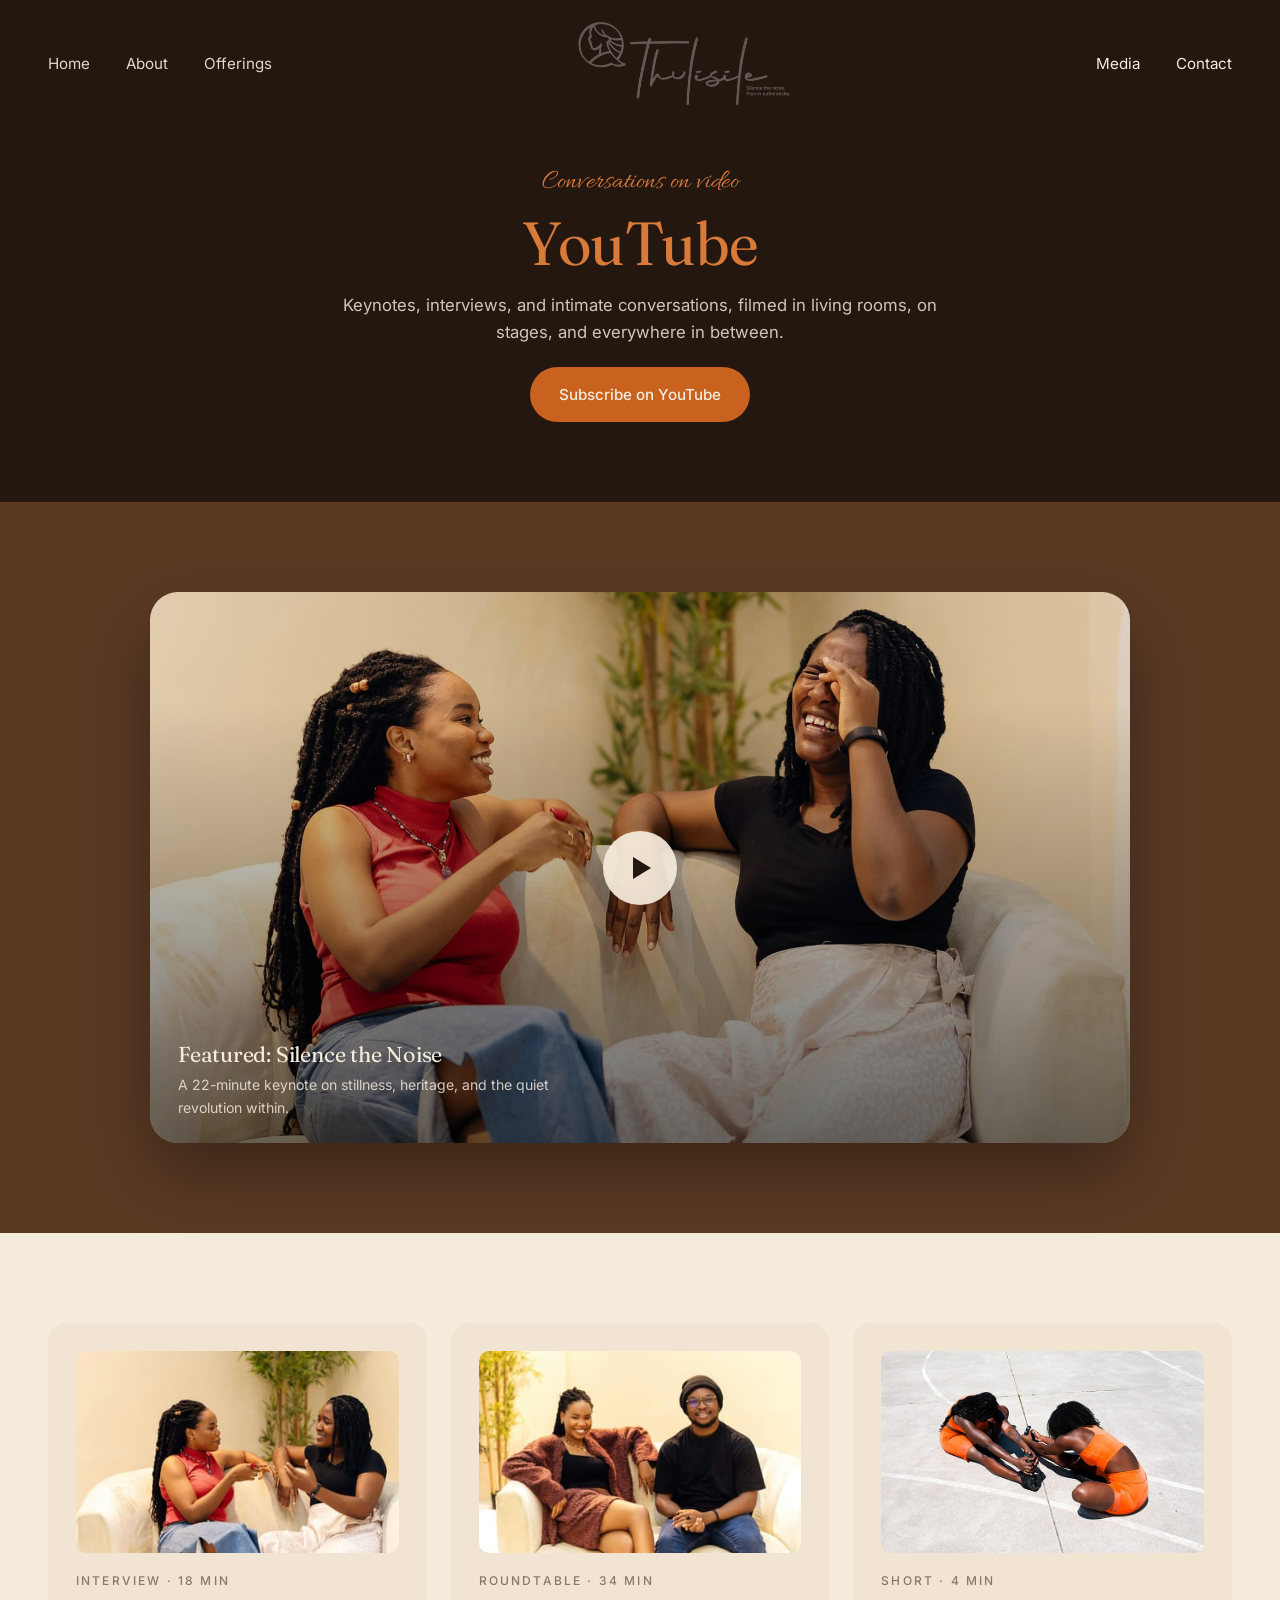
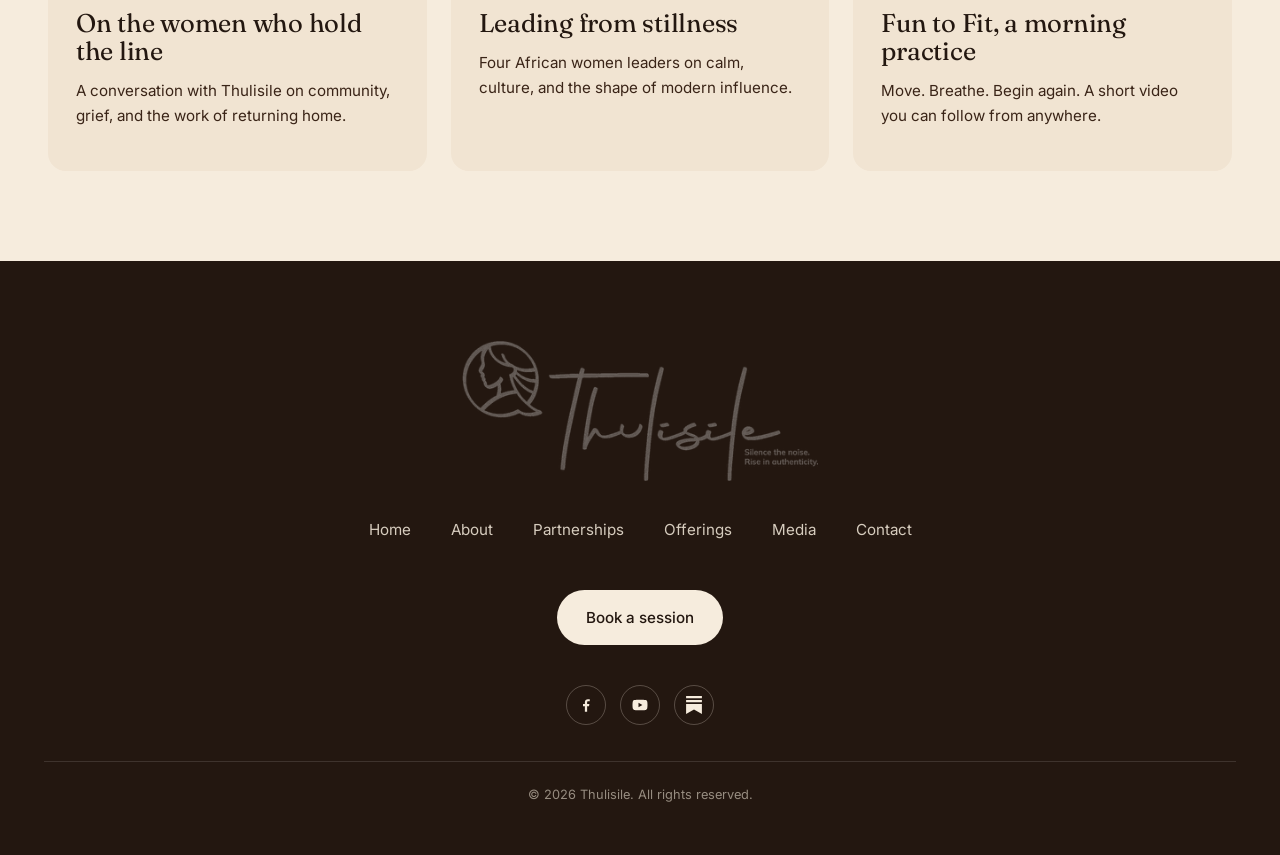
<file: youtube.html>
<!doctype html>
<html lang="en">
<head>
<meta charset="utf-8" />
<meta name="viewport" content="width=device-width, initial-scale=1" />
<title>YouTube | Thulisile</title>
<meta name="description" content="Video conversations, keynotes, and intimate talks on authenticity in practice." />
<link rel="preconnect" href="https://fonts.googleapis.com">
<link rel="preconnect" href="https://fonts.gstatic.com" crossorigin>
<link href="https://fonts.googleapis.com/css2?family=Fraunces:ital,wght@0,300;0,400;0,500;1,400&family=Inter:wght@300;400;500;600&family=Allura&display=swap" rel="stylesheet">
<link rel="stylesheet" href="styles.css" />
</head>
<body>

<header class="nav">
  <div class="nav-inner">
    <ul class="nav-links">
      <li><a href="index.html">Home</a></li>
      <li class="has-dropdown"><a href="about.html">About</a>
        <ul class="dropdown"><li><a href="about.html">About Thulisile</a></li><li><a href="partners.html">Partners &amp; Clients</a></li></ul>
      </li>
      <li class="has-dropdown"><a href="offerings.html">Offerings</a>
        <ul class="dropdown"><li><a href="fun-to-fit.html">Fun to Fit</a></li><li><a href="reflections.html">Reflections</a></li><li><a href="life-journeys.html">Life Journeys</a></li><li><a href="corporate-strategy.html">Organisational Authenticity</a></li></ul>
      </li>
    </ul>
    <a href="index.html" class="nav-logo" aria-label="Thulisile"><img src="images/logo.png" alt="Thulisile" /></a>
    <ul class="nav-side">
      <li class="has-dropdown"><a href="media.html" class="active">Media</a>
        <ul class="dropdown"><li><a href="blog.html">Blog</a></li><li><a href="podcast.html">Podcast on YouTube</a></li><li><a href="https://substack.com/@thulisilegalelekile" target="_blank" rel="noopener">Substack</a></li></ul>
      </li>
      <li><a href="contact.html">Contact</a></li>
    </ul>
    <button class="nav-toggle" aria-label="Menu" aria-expanded="false">&#9776;</button>
  </div>
</header>

<section class="page-header">
  <div class="container">
    <span class="script-kicker">Conversations on video</span>
    <h1>YouTube</h1>
    <p>Keynotes, interviews, and intimate conversations, filmed in living rooms, on stages, and everywhere in between.</p>
    <a href="https://www.youtube.com/@ThulisileG" target="_blank" rel="noopener" class="btn btn-primary mt-sm">Subscribe on YouTube</a>
  </div>
</section>

<section class="spotlight" style="background:var(--brown-warm);">
  <div class="container">
    <div class="spotlight-card" onclick="window.open('https://www.youtube.com/@ThulisileG','_blank')">
      <img class="spotlight-main" src="images/featured-video-main.jpg" alt="" />
      <div class="spotlight-play" aria-label="Play"></div>
      <div class="spotlight-text">
        <h3>Featured: Silence the Noise</h3>
        <p>A 22-minute keynote on stillness, heritage, and the quiet revolution within.</p>
      </div>
    </div>
  </div>
</section>

<section class="section-cream">
  <div class="card-grid">
    <a href="https://www.youtube.com/@ThulisileG" target="_blank" rel="noopener" class="card">
      <div class="card-media"><img src="images/featured-thumb-1.jpg" alt="" /></div>
      <span class="eyebrow">Interview · 18 min</span>
      <h3>On the women who hold the line</h3>
      <p>A conversation with Thulisile on community, grief, and the work of returning home.</p>
    </a>
    <a href="https://www.youtube.com/@ThulisileG" target="_blank" rel="noopener" class="card">
      <div class="card-media"><img src="images/featured-thumb-2.jpg" alt="" /></div>
      <span class="eyebrow">Roundtable · 34 min</span>
      <h3>Leading from stillness</h3>
      <p>Four African women leaders on calm, culture, and the shape of modern influence.</p>
    </a>
    <a href="https://www.youtube.com/@ThulisileG" target="_blank" rel="noopener" class="card">
      <div class="card-media"><img src="images/pillar-fun-to-fit.jpg" alt="" /></div>
      <span class="eyebrow">Short · 4 min</span>
      <h3>Fun to Fit, a morning practice</h3>
      <p>Move. Breathe. Begin again. A short video you can follow from anywhere.</p>
    </a>
  </div>
</section>

<footer class="footer">
  <div class="container">
    <a href="index.html" class="footer-logo" aria-label="Thulisile"><img src="images/logo.png" alt="Thulisile" /></a>
    <ul class="footer-nav">
      <li><a href="index.html">Home</a></li><li><a href="about.html">About</a></li><li><a href="partners.html">Partnerships</a></li><li><a href="offerings.html">Offerings</a></li><li><a href="media.html">Media</a></li><li><a href="contact.html">Contact</a></li>
    </ul>
    <div class="footer-actions"><a href="contact.html" class="btn btn-light">Book a session</a></div>
    <div class="footer-socials">
      <a href="https://www.facebook.com/Thulisile.africa" target="_blank" rel="noopener" aria-label="Facebook">
        <svg viewBox="0 0 24 24" xmlns="http://www.w3.org/2000/svg"><path d="M13.5 21v-7.5h2.5l.5-3h-3V8.5c0-.9.3-1.5 1.6-1.5H17V4.3c-.3 0-1.3-.1-2.4-.1-2.4 0-4.1 1.5-4.1 4.1v2.2H8v3h2.5V21h3z"/></svg>
      </a>
      <a href="https://www.youtube.com/@ThulisileG" target="_blank" rel="noopener" aria-label="YouTube">
        <svg viewBox="0 0 24 24" xmlns="http://www.w3.org/2000/svg"><path d="M21.6 7.2c-.2-.9-.9-1.6-1.8-1.8C18.2 5 12 5 12 5s-6.2 0-7.8.4c-.9.2-1.6.9-1.8 1.8C2 8.8 2 12 2 12s0 3.2.4 4.8c.2.9.9 1.6 1.8 1.8C5.8 19 12 19 12 19s6.2 0 7.8-.4c.9-.2 1.6-.9 1.8-1.8.4-1.6.4-4.8.4-4.8s0-3.2-.4-4.8zM10 15V9l5.2 3-5.2 3z"/></svg>
      </a>
      <a href="https://substack.com/@thulisilegalelekile" target="_blank" rel="noopener" aria-label="Substack">
        <svg viewBox="0 0 24 24" xmlns="http://www.w3.org/2000/svg"><path d="M22.54 8.24H1.46V5.4h21.08v2.84zM1.46 10.81V24L12 18.11 22.54 24V10.81H1.46zM22.54 0H1.46v2.84h21.08V0z"/></svg>
      </a>
    </div>

    <div class="footer-bottom">&copy; <span id="year"></span> Thulisile. All rights reserved.</div>
  </div>
</footer>
<script>document.getElementById('year').textContent = new Date().getFullYear();</script>
<script src="script.js"></script>
</body>
</html>
</file>
<file: styles.css>
/* ===========================================================
   Thulisile — Silence the Noise. Rise in Authenticity.
   Shared stylesheet
   =========================================================== */

:root {
  --cream: #f6ecdd;
  --cream-soft: #f1e4d2;
  --cream-dark: #e8d8bf;
  --brown-deep: #231710;
  --brown-rich: #3a2417;
  --brown-warm: #5b3a24;
  --brown-mid: #7a4a2c;
  --orange: #c9611f;
  --orange-soft: #d97a39;
  --ink: #1a0f08;
  --muted: #8a7868;
  --line: rgba(255, 255, 255, 0.12);

  --serif: "Fraunces", "Playfair Display", Georgia, serif;
  --sans: "Inter", -apple-system, BlinkMacSystemFont, "Segoe UI", Roboto, sans-serif;
  --script: "Allura", "Pinyon Script", "Great Vibes", cursive;

  --radius-lg: 28px;
  --radius-md: 18px;
  --radius-sm: 10px;
  --maxw: 1240px;
}

* { box-sizing: border-box; }

html { scroll-behavior: smooth; }

body {
  margin: 0;
  font-family: var(--sans);
  font-size: 16px;
  line-height: 1.65;
  color: var(--cream);
  background: var(--brown-deep);
  -webkit-font-smoothing: antialiased;
  text-rendering: optimizeLegibility;
}

img { max-width: 100%; display: block; }

a { color: inherit; text-decoration: none; }

h1, h2, h3, h4 {
  font-family: var(--serif);
  font-weight: 400;
  letter-spacing: -0.01em;
  line-height: 1.1;
  margin: 0 0 0.5em;
}

h1 { font-size: clamp(2.4rem, 5vw, 4rem); }
h2 { font-size: clamp(1.8rem, 3.5vw, 2.8rem); }
h3 { font-size: clamp(1.3rem, 2vw, 1.7rem); }

p { margin: 0 0 1em; }

.container {
  max-width: var(--maxw);
  margin: 0 auto;
  padding: 0 24px;
}

/* ---------- NAV ---------- */
.nav {
  position: absolute;
  top: 0; left: 0; right: 0;
  z-index: 50;
  padding: 22px 0;
}
.nav-inner {
  max-width: var(--maxw);
  margin: 0 auto;
  padding: 0 28px;
  display: flex;
  align-items: center;
  justify-content: space-between;
  gap: 24px;
}
.nav-links {
  display: flex;
  gap: 36px;
  list-style: none;
  margin: 0; padding: 0;
  font-size: 0.95rem;
  color: var(--cream);
}
.nav-links > li { position: relative; }
.nav-links a {
  color: var(--cream);
  opacity: 0.9;
  transition: opacity .2s;
  padding: 8px 0;
  display: inline-block;
}
.nav-links a:hover { opacity: 1; }
.nav-links a.active { opacity: 1; }
.nav-links a.active::after {
  content: ""; position: absolute;
  left: 0; right: 0; bottom: 0;
  height: 1px; background: var(--cream);
  opacity: 0.6;
}

.nav-logo {
  display: inline-flex;
  align-items: center;
  line-height: 1;
  flex: 0 0 auto;
}
.nav-logo img {
  height: 83px;
  width: auto;
  display: block;
  filter: brightness(0) invert(1);
}
@media (max-width: 900px) {
  .nav-logo img { height: 72px; }
}

.nav-side { display: flex; gap: 36px; align-items: center; list-style: none; margin: 0; padding: 0; font-size: 0.95rem; }

.has-dropdown { position: relative; }
.dropdown {
  position: absolute;
  top: 100%;
  left: 50%;
  transform: translateX(-50%) translateY(6px);
  background: var(--brown-rich);
  border: 1px solid var(--line);
  border-radius: var(--radius-sm);
  padding: 10px 0;
  min-width: 190px;
  opacity: 0;
  visibility: hidden;
  transition: opacity .2s, transform .2s, visibility .2s;
  list-style: none;
  margin: 0;
  box-shadow: 0 20px 50px rgba(0,0,0,0.35);
}
.has-dropdown:hover .dropdown,
.has-dropdown:focus-within .dropdown {
  opacity: 1; visibility: visible; transform: translateX(-50%) translateY(0);
}
.dropdown a {
  display: block;
  padding: 8px 18px;
  white-space: nowrap;
  font-size: 0.9rem;
}
.dropdown a:hover { background: rgba(255,255,255,0.04); }

/* mobile nav */
.nav-toggle {
  display: none;
  background: none;
  border: none;
  color: var(--cream);
  font-size: 1.6rem;
  cursor: pointer;
  padding: 6px;
  z-index: 60;
}
@media (max-width: 900px) {
  .nav-toggle { display: block; }
  .nav-links, .nav-side { display: none; }
  .nav.nav-open::after {
    content: "";
    position: fixed; inset: 0;
    background: var(--brown-deep);
    z-index: 50;
  }
  .nav-open .nav-links,
  .nav-open .nav-side {
    display: flex;
    flex-direction: column;
    align-items: center;
    gap: 10px;
    font-size: 1.05rem;
    padding: 0;
    z-index: 55;
    position: relative;
  }
  .nav-open .nav-inner {
    position: fixed;
    inset: 0;
    display: flex;
    flex-direction: column;
    justify-content: flex-start;
    align-items: center;
    padding: 90px 24px 40px;
    overflow-y: auto;
    background: var(--brown-deep);
    z-index: 55;
  }
  .nav-open .nav-logo { position: absolute; top: 22px; left: 28px; z-index: 60; }
  .nav-open .nav-side { margin-top: 20px; padding-top: 20px; border-top: 1px solid var(--line); width: 100%; }
  .dropdown {
    position: static; transform: none; opacity: 1; visibility: visible;
    background: transparent; border: none; box-shadow: none;
    padding: 4px 0 0; text-align: center;
    display: block;
  }
  .dropdown a { font-size: 0.85rem; opacity: 0.65; padding: 4px 0; }
  .nav-logo { font-size: 1.8rem; z-index: 60; }
  .nav-toggle { position: fixed; top: 22px; right: 24px; z-index: 70; }
}

/* ---------- BUTTONS ---------- */
.btn {
  display: inline-flex;
  align-items: center;
  justify-content: center;
  gap: 8px;
  font-family: var(--sans);
  font-size: 0.95rem;
  font-weight: 500;
  padding: 14px 28px;
  border-radius: 999px;
  border: 1px solid transparent;
  cursor: pointer;
  transition: all .25s;
  text-decoration: none;
  white-space: nowrap;
}
.btn-primary {
  background: var(--orange);
  color: var(--cream);
}
.btn-primary:hover { background: var(--orange-soft); transform: translateY(-1px); }

.btn-outline {
  background: transparent;
  color: var(--cream);
  border-color: rgba(246, 236, 221, 0.5);
}
.btn-outline:hover { background: rgba(246, 236, 221, 0.08); border-color: var(--cream); }

.btn-dark {
  background: var(--brown-deep);
  color: var(--cream);
}
.btn-dark:hover { background: var(--brown-rich); }

.btn-light {
  background: var(--cream);
  color: var(--brown-deep);
}
.btn-light:hover { background: #fff; }

.btn-text {
  background: transparent;
  color: var(--brown-deep);
  border: 1px solid var(--brown-deep);
}
.btn-text:hover { background: var(--brown-deep); color: var(--cream); }

.btn .arrow { display: inline-block; transition: transform .25s; }
.btn:hover .arrow { transform: translate(2px, -2px); }

/* ---------- HERO ---------- */
.hero {
  position: relative;
  min-height: 100vh;
  background: var(--brown-deep);
  overflow: hidden;
  display: flex;
  align-items: center;
  padding: 140px 0 60px;
}
.hero::before {
  content: "";
  position: absolute; inset: 0;
  background: linear-gradient(180deg, rgba(16,9,4,0.55) 0%, rgba(16,9,4,0.20) 45%, rgba(16,9,4,0.85) 100%);
  z-index: 2;
}
.hero-bg {
  position: absolute;
  inset: 0;
  background-size: cover;
  background-position: center right;
  z-index: 1;
}
.hero-inner {
  position: relative;
  z-index: 3;
  max-width: var(--maxw);
  margin: 0 auto;
  padding: 0 28px;
  width: 100%;
  display: grid;
  grid-template-columns: minmax(0, 560px) 1fr;
  gap: 40px;
  align-items: center;
}

/* Split hero: contained portrait on the right, no background image */
.hero-split { background: var(--brown-deep); }
.hero-split::before { display: none; }
.hero-split .hero-inner {
  grid-template-columns: 1.05fr 1fr;
  gap: 56px;
  align-items: center;
}
.hero-portrait {
  position: relative;
  border-radius: var(--radius-lg);
  overflow: hidden;
  aspect-ratio: 4/5;
  box-shadow: 0 30px 70px rgba(0,0,0,0.45);
  background: var(--brown-rich);
}
.hero-portrait img {
  width: 100%; height: 100%; object-fit: cover; display: block;
}
.hero-portrait::after {
  content: "";
  position: absolute; inset: 0;
  background: linear-gradient(180deg, transparent 60%, rgba(16,9,4,0.35) 100%);
  pointer-events: none;
}
@media (max-width: 800px) {
  .hero-split .hero-inner {
    grid-template-columns: 1fr;
    gap: 32px;
  }
  .hero-split { align-items: flex-start; padding-top: 110px; padding-bottom: 60px; }
  .hero-split .hero-portrait {
    order: -1;
    max-width: 360px;
    margin: 0 auto;
    aspect-ratio: 4/5;
  }
}
.hero-eyebrow {
  display: inline-block;
  font-family: var(--script);
  color: var(--orange-soft);
  font-size: 1.8rem;
  margin-bottom: 10px;
}
.hero-title {
  font-family: var(--serif);
  color: var(--orange-soft);
  font-size: clamp(2.6rem, 5.5vw, 4.2rem);
  line-height: 1.05;
  letter-spacing: -0.015em;
  margin-bottom: 22px;
  text-wrap: balance;
}
.hero-sub {
  color: rgba(246, 236, 221, 0.85);
  font-size: 1.05rem;
  max-width: 480px;
  margin-bottom: 34px;
}
.hero-actions { display: flex; gap: 14px; flex-wrap: wrap; }

@media (max-width: 800px) {
  .hero {
    align-items: flex-end;
    padding: 140px 0 50px;
  }
  .hero-inner { grid-template-columns: 1fr; }
  .hero-bg { background-position: 62% top; }
  .hero::before {
    background: linear-gradient(180deg, rgba(16,9,4,0.10) 0%, rgba(16,9,4,0.35) 40%, rgba(16,9,4,0.85) 72%, rgba(16,9,4,0.97) 100%);
  }
}

/* ---------- CREAM CARD ON DARK ---------- */
.cream-panel {
  background: var(--cream);
  color: var(--brown-deep);
  border-radius: var(--radius-lg);
  padding: 64px 56px;
  position: relative;
}
.cream-panel h2, .cream-panel h3 { color: var(--brown-deep); }

.section-dark {
  background: var(--brown-deep);
  padding: 40px 0;
}
.section-brown {
  background: var(--brown-warm);
  padding: 90px 0;
  color: var(--cream);
}
.section-cream {
  background: var(--cream);
  color: var(--brown-deep);
  padding: 90px 0;
}
.section-cream h2, .section-cream h3 { color: var(--brown-deep); }

.eyebrow {
  font-size: 0.75rem;
  letter-spacing: 0.18em;
  text-transform: uppercase;
  color: var(--muted);
  font-weight: 500;
  margin-bottom: 18px;
  display: block;
}

.badge-icon {
  display: inline-flex;
  align-items: center;
  justify-content: center;
  width: 68px;
  height: 68px;
  border-radius: 50%;
  background: var(--cream);
  margin: -46px auto 0;
  box-shadow: 0 8px 20px rgba(0,0,0,0.12);
  border: 6px solid var(--cream);
  position: relative;
  z-index: 2;
}
.badge-icon img { width: 58%; height: 58%; object-fit: contain; }

/* ---------- INTRO STATEMENT ---------- */
.intro-statement {
  padding: 90px 0 40px;
  position: relative;
}
.intro-statement .cream-panel {
  max-width: 920px;
  margin: 0 auto;
  text-align: center;
  padding: 90px 56px 72px;
}
.intro-statement .floating-badge {
  position: absolute;
  top: 56px;
  left: 50%;
  transform: translateX(-50%);
  width: 88px;
  height: 88px;
  border-radius: 50%;
  background: var(--cream);
  border: 8px solid var(--brown-deep);
  display: flex; align-items: center; justify-content: center;
  z-index: 3;
}
.intro-statement .floating-badge svg { width: 44px; height: 44px; color: var(--brown-deep); }
.intro-statement .cream-panel p {
  font-size: 1.12rem;
  line-height: 1.7;
  color: var(--brown-rich);
  max-width: 680px;
  margin: 0 auto;
}

/* ---------- PILLARS ---------- */
.pillars-section { background: var(--brown-deep); padding: 30px 0 90px; }
.pillars-wrap { background: var(--cream); border-radius: var(--radius-lg); padding: 44px 40px 56px; color: var(--brown-deep); position: relative; }
.pillars-head {
  display: flex;
  justify-content: space-between;
  align-items: flex-end;
  flex-wrap: wrap;
  gap: 24px;
  margin-bottom: 36px;
}
.pillars-head h2 {
  font-size: clamp(1.5rem, 2.2vw, 2rem);
  font-weight: 400;
  color: var(--brown-deep);
  max-width: 600px;
  margin: 0;
}
.pillars-head h2 .emphasis { font-style: italic; color: var(--orange); }

.pillars-grid {
  display: grid;
  grid-template-columns: repeat(4, 1fr);
  gap: 20px;
}
.pillar {
  position: relative;
  border-radius: 20px;
  overflow: hidden;
  aspect-ratio: 3/4;
  background: #222;
  display: flex;
  align-items: flex-end;
  color: var(--cream);
  text-decoration: none;
  transition: transform .3s;
}
.pillar:hover { transform: translateY(-4px); }
.pillar img.pillar-photo {
  position: absolute; inset: 0;
  width: 100%; height: 100%;
  object-fit: cover;
  z-index: 1;
}
.pillar::after {
  content: "";
  position: absolute; inset: 0;
  background: linear-gradient(180deg, transparent 45%, rgba(0,0,0,0.78) 100%);
  z-index: 2;
}
.pillar-inner {
  position: relative;
  z-index: 3;
  padding: 22px;
  width: 100%;
}
.pillar-icon-wrap {
  position: absolute;
  top: 14px;
  left: 14px;
  width: 44px; height: 44px;
  border-radius: 10px;
  overflow: hidden;
  z-index: 3;
}
.pillar-icon-wrap img { width: 100%; height: 100%; object-fit: cover; }
.pillar h3 {
  font-size: 1.25rem;
  margin: 0 0 6px;
  color: var(--cream);
  font-family: var(--serif);
}
.pillar p {
  font-size: 0.82rem;
  color: rgba(246,236,221,0.82);
  margin: 0;
  line-height: 1.45;
}
@media (max-width: 900px) {
  .pillars-grid { grid-template-columns: repeat(2, 1fr); }
}
@media (max-width: 500px) {
  .pillars-grid { grid-template-columns: 1fr; }
  .pillar { aspect-ratio: 16/10; }
}

/* ---------- WHO WE SERVE ---------- */
.who-we-serve { background: var(--cream); color: var(--brown-deep); padding: 100px 0; }
.who-we-serve h2 { color: var(--brown-deep); }
.who-grid {
  display: grid;
  grid-template-columns: 1fr 1fr;
  gap: 80px;
  align-items: center;
}
.who-text .eyebrow { color: var(--muted); }
.who-text > p { max-width: 440px; color: var(--brown-rich); margin-bottom: 32px; }
.who-row {
  display: flex;
  justify-content: space-between;
  align-items: flex-start;
  gap: 24px;
  padding: 20px 0;
  border-bottom: 1px solid rgba(35,23,16,0.15);
}
.who-row:first-of-type { border-top: 1px solid rgba(35,23,16,0.15); }
.who-row h4 {
  font-family: var(--serif); font-size: 1.2rem;
  margin: 0 0 4px; color: var(--brown-deep);
}
.who-row p { font-size: 0.92rem; color: var(--brown-rich); margin: 0; max-width: 320px; }
.who-image {
  border-radius: var(--radius-lg);
  overflow: hidden;
  aspect-ratio: 4/5;
  filter: saturate(0.85);
}
.who-image img { width: 100%; height: 100%; object-fit: cover; }

@media (max-width: 900px) {
  .who-grid { grid-template-columns: 1fr; gap: 50px; }
}

/* ---------- FEATURED SPOTLIGHT ---------- */
.spotlight { background: var(--brown-warm); padding: 90px 0; color: var(--cream); }
.spotlight-card {
  max-width: 980px;
  margin: 0 auto;
  position: relative;
  border-radius: var(--radius-lg);
  overflow: hidden;
  aspect-ratio: 16/9;
  background: #333;
  cursor: pointer;
  box-shadow: 0 30px 70px rgba(0,0,0,0.35);
}
.spotlight-card img.spotlight-main {
  position: absolute; inset: 0; width: 100%; height: 100%;
  object-fit: cover;
  z-index: 1;
}
.spotlight-card::after {
  content: "";
  position: absolute; inset: 0;
  background: linear-gradient(180deg, rgba(0,0,0,0.1) 20%, rgba(0,0,0,0.6) 100%);
  z-index: 2;
}
.spotlight-play {
  position: absolute;
  left: 50%; top: 50%;
  transform: translate(-50%, -50%);
  width: 74px; height: 74px;
  border-radius: 50%;
  background: rgba(246,236,221,0.92);
  display: flex; align-items: center; justify-content: center;
  z-index: 4;
  transition: transform .25s;
}
.spotlight-card:hover .spotlight-play { transform: translate(-50%,-50%) scale(1.08); }
.spotlight-play::after {
  content: "";
  display: block;
  border-left: 18px solid var(--brown-deep);
  border-top: 11px solid transparent;
  border-bottom: 11px solid transparent;
  margin-left: 4px;
}
.spotlight-text {
  position: absolute;
  left: 28px; bottom: 24px;
  z-index: 4;
  max-width: 380px;
}
.spotlight-text h3 { color: var(--cream); font-size: 1.35rem; margin: 0 0 6px; }
.spotlight-text p { color: rgba(246,236,221,0.82); font-size: 0.88rem; margin: 0; }
.spotlight-thumbs {
  position: absolute;
  right: 22px; bottom: 22px;
  z-index: 4;
  display: flex;
  gap: 8px;
}
.spotlight-thumbs img {
  width: 68px; height: 44px;
  object-fit: cover;
  border-radius: 6px;
  border: 2px solid rgba(246,236,221,0.35);
}

/* ---------- ABOUT SECTION (in spotlight dark band) ---------- */
.about-block {
  background: var(--brown-warm);
  padding: 20px 0 100px;
  color: var(--cream);
}
.about-grid {
  max-width: 980px;
  margin: 0 auto;
  padding: 0 28px;
  display: grid;
  grid-template-columns: 1fr 1.2fr;
  gap: 56px;
  align-items: center;
}
.about-portrait { border-radius: var(--radius-md); overflow: hidden; aspect-ratio: 3/4; }
.about-portrait img { width: 100%; height: 100%; object-fit: cover; }
.about-text h2 { color: var(--cream); margin-bottom: 6px; }
.about-text .sub {
  color: rgba(246,236,221,0.75);
  font-style: italic;
  margin-bottom: 18px;
  font-size: 0.95rem;
}
.about-text p { color: rgba(246,236,221,0.82); font-size: 0.95rem; margin-bottom: 14px; }

@media (max-width: 800px) {
  .about-grid { grid-template-columns: 1fr; gap: 32px; }
  .about-portrait { max-width: 320px; margin: 0 auto; }
}

/* ---------- VALUE REMINDER ---------- */
.value-reminder {
  background: var(--cream);
  color: var(--brown-deep);
  padding: 100px 0 120px;
  text-align: center;
}
.value-reminder .eyebrow { color: var(--muted); }
.value-reminder h2 {
  max-width: 760px; margin: 0 auto 12px;
  font-size: clamp(1.5rem, 2.4vw, 2rem);
  font-weight: 400;
  color: var(--brown-deep);
}
.value-reminder p {
  max-width: 680px;
  margin: 0 auto;
  font-size: 1.05rem;
  color: var(--brown-rich);
}

/* ---------- BEGIN YOUR JOURNEY + INSIGHTS ---------- */
.journey-insights {
  background: var(--cream);
  padding: 0 0 90px;
}
.journey-insights-grid {
  max-width: var(--maxw);
  margin: 0 auto;
  padding: 0 28px;
  display: grid;
  grid-template-columns: 1.5fr 1fr;
  gap: 24px;
}
.journey-card {
  background: url('images/begin-journey-bg.jpg') center/cover no-repeat;
  border-radius: var(--radius-lg);
  padding: 60px 48px;
  min-height: 340px;
  position: relative;
  display: flex;
  flex-direction: column;
  justify-content: flex-end;
  color: var(--cream);
  overflow: hidden;
}
.journey-card::before {
  content: "";
  position: absolute; inset: 0;
  background: linear-gradient(135deg, rgba(30,20,14,0.5) 0%, rgba(30,20,14,0.25) 100%);
}
.journey-card > * { position: relative; z-index: 2; }
.journey-card h2 { color: var(--cream); margin-bottom: 8px; font-size: 2.1rem; }
.journey-card p { color: rgba(246,236,221,0.85); max-width: 320px; margin-bottom: 22px; font-size: 0.95rem; }
.journey-actions { display: flex; gap: 10px; flex-wrap: wrap; }
.journey-card .btn-dark { padding: 11px 22px; font-size: 0.85rem; }
.journey-card .btn-outline { padding: 11px 22px; font-size: 0.85rem; }

.insights-card {
  background: var(--cream-soft);
  border-radius: var(--radius-lg);
  padding: 34px 28px;
  display: flex;
  flex-direction: column;
  justify-content: space-between;
  min-height: 340px;
}
.insights-card .eyebrow { color: var(--muted); margin-bottom: 10px; }
.insights-card h3 {
  font-size: 1.8rem;
  color: var(--brown-deep);
  margin-bottom: 16px;
}
.insights-audio {
  height: 36px; background:
    linear-gradient(to right, var(--brown-deep) 0 3px, transparent 3px 8px) 0 50%/8px 100% repeat-x;
  -webkit-mask-image: linear-gradient(to right, rgba(0,0,0,1) 40%, rgba(0,0,0,0.3) 100%);
          mask-image: linear-gradient(to right, rgba(0,0,0,1) 40%, rgba(0,0,0,0.3) 100%);
  margin: 12px 0 18px;
}
.insights-foot { display: flex; align-items: center; justify-content: space-between; gap: 16px; }
.insights-foot p { font-size: 0.82rem; color: var(--brown-rich); margin: 0; }
.insights-foot img {
  width: 54px; height: 54px; border-radius: 50%; object-fit: cover;
}

@media (max-width: 800px) {
  .journey-insights-grid { grid-template-columns: 1fr; }
}

/* ---------- REFLECTION CALLOUT ---------- */
.callout-section {
  padding: 30px 0 60px;
  background: var(--cream);
}
.callout-section.on-brown {
  background: var(--brown-warm);
  padding: 60px 0 30px;
}
.callout {
  max-width: 780px;
  margin: 0 auto;
  padding: 32px 40px;
  border-left: 3px solid var(--orange);
  background: var(--cream-soft);
  border-radius: 0 var(--radius-md) var(--radius-md) 0;
  position: relative;
}
.callout-section.on-brown .callout {
  background: rgba(246,236,221,0.06);
  border-left-color: var(--orange-soft);
}
.callout .eyebrow {
  color: var(--muted);
  margin-bottom: 10px;
}
.callout-section.on-brown .callout .eyebrow { color: rgba(246,236,221,0.55); }
.callout blockquote,
.callout .callout-quote {
  font-family: var(--serif);
  font-style: italic;
  font-size: clamp(1.05rem, 1.6vw, 1.3rem);
  line-height: 1.5;
  color: var(--brown-deep);
  margin: 0;
  quotes: "\201C" "\201D";
}
.callout-section.on-brown .callout .callout-quote,
.callout-section.on-brown .callout blockquote { color: var(--cream); }
.callout .callout-note {
  margin-top: 14px;
  font-size: 0.95rem;
  color: var(--brown-rich);
  line-height: 1.6;
}
.callout-section.on-brown .callout .callout-note { color: rgba(246,236,221,0.78); }
.callout .callout-tag {
  font-family: var(--script);
  font-size: 1.4rem;
  color: var(--orange);
  display: block;
  margin-bottom: 4px;
}

/* ---------- ROTATING BANNER ---------- */
.rotator {
  background: var(--brown-rich);
  color: var(--cream);
  padding: 22px 20px;
  overflow: hidden;
  position: relative;
  border-top: 1px solid var(--line);
  border-bottom: 1px solid var(--line);
}
.rotator-track { text-align: center; position: relative; min-height: 1.6em; }
.rotator-item {
  font-family: var(--serif);
  font-style: italic;
  font-size: clamp(1rem, 1.6vw, 1.35rem);
  color: var(--orange-soft);
  position: absolute;
  left: 50%;
  top: 50%;
  transform: translate(-50%, -50%);
  width: 100%;
  padding: 0 20px;
  opacity: 0;
  transition: opacity 0.7s;
  pointer-events: none;
}
.rotator-item.active { opacity: 1; }

/* ---------- STATS / BY THE NUMBERS ---------- */
.stats-section {
  background: var(--brown-deep);
  color: var(--cream);
  padding: 90px 0;
  border-top: 1px solid var(--line);
}
.stats-head { text-align: center; margin-bottom: 56px; }
.stats-head .eyebrow { color: rgba(246,236,221,0.6); }
.stats-head h2 { color: var(--cream); }
.stats-grid {
  max-width: 1080px;
  margin: 0 auto;
  padding: 0 28px;
  display: grid;
  grid-template-columns: repeat(auto-fit, minmax(200px, 1fr));
  gap: 32px;
}
.stat {
  text-align: center;
  padding: 24px 12px;
  border-left: 1px solid rgba(246,236,221,0.12);
}
.stat:first-child { border-left: none; }
.stat-num {
  font-family: var(--serif);
  font-size: clamp(2.2rem, 4vw, 3rem);
  color: var(--orange-soft);
  line-height: 1;
  margin-bottom: 12px;
  display: block;
}
.stat-label {
  color: rgba(246,236,221,0.82);
  font-size: 0.92rem;
  line-height: 1.5;
}
@media (max-width: 700px) {
  .stat { border-left: none; border-top: 1px solid rgba(246,236,221,0.1); padding-top: 24px; }
  .stat:first-child { border-top: none; padding-top: 0; }
}

/* ---------- WISDOM QUOTE ---------- */
.wisdom-quote {
  background: var(--cream-soft);
  color: var(--brown-deep);
  padding: 90px 0;
}
.wisdom-inner {
  max-width: 780px;
  margin: 0 auto;
  padding: 0 28px;
  text-align: center;
}
.wisdom-inner .eyebrow { color: var(--muted); }
.wisdom-inner blockquote {
  font-family: var(--serif);
  font-style: italic;
  font-size: clamp(1.15rem, 2vw, 1.55rem);
  line-height: 1.55;
  color: var(--brown-deep);
  margin: 20px 0 24px;
  quotes: "\201C" "\201D";
}
.wisdom-inner blockquote::before { content: open-quote; color: var(--orange); font-size: 1.4em; line-height: 0; vertical-align: -0.25em; margin-right: 4px; }
.wisdom-inner blockquote::after { content: close-quote; color: var(--orange); font-size: 1.4em; line-height: 0; vertical-align: -0.45em; margin-left: 2px; }
.wisdom-inner .attribution {
  font-family: var(--script);
  font-size: 1.8rem;
  color: var(--orange);
  margin-top: 8px;
}

/* ---------- FOOTER ---------- */
.footer {
  background: var(--brown-deep);
  color: var(--cream);
  padding: 80px 0 50px;
  text-align: center;
}
.footer-logo {
  display: inline-block;
  line-height: 1;
  margin-bottom: 28px;
}
.footer-logo img {
  height: 140px;
  width: auto;
  display: block;
  margin: 0 auto;
  filter: brightness(0) invert(1);
}
@media (max-width: 700px) {
  .footer-logo img { height: 115px; }
}
.footer-nav {
  display: flex;
  gap: 40px;
  justify-content: center;
  list-style: none;
  margin: 0 0 48px;
  padding: 0;
  font-size: 0.95rem;
  flex-wrap: wrap;
}
.footer-nav a { color: rgba(246,236,221,0.85); }
.footer-nav a:hover { color: var(--cream); }

.footer-cta {
  max-width: 620px;
  margin: 0 auto 24px;
  font-size: 0.95rem;
  color: rgba(246,236,221,0.75);
  line-height: 1.65;
}
.footer-actions { display: flex; gap: 12px; justify-content: center; flex-wrap: wrap; margin-bottom: 40px; }

.footer-socials {
  display: flex;
  gap: 14px;
  justify-content: center;
  margin-bottom: 36px;
}
.footer-socials a {
  display: inline-flex;
  align-items: center;
  justify-content: center;
  width: 40px;
  height: 40px;
  border-radius: 50%;
  border: 1px solid rgba(246,236,221,0.25);
  color: var(--cream);
  transition: all .2s;
}
.footer-socials a:hover {
  background: var(--orange);
  border-color: var(--orange);
  transform: translateY(-2px);
}
.footer-socials svg {
  width: 18px; height: 18px;
  fill: currentColor;
}

.footer-bottom {
  border-top: 1px solid var(--line);
  padding-top: 22px;
  font-size: 0.8rem;
  color: rgba(246,236,221,0.55);
}

/* ---------- INTERIOR PAGE HEADERS ---------- */
.page-header {
  background: var(--brown-deep);
  color: var(--cream);
  padding: 160px 0 80px;
  text-align: center;
  position: relative;
}
.page-header h1 {
  font-family: var(--serif);
  color: var(--orange-soft);
  font-size: clamp(2.4rem, 5vw, 3.8rem);
  margin-bottom: 14px;
}
.page-header p {
  max-width: 640px;
  margin: 0 auto;
  color: rgba(246,236,221,0.82);
  font-size: 1.05rem;
}
.page-header .script-kicker {
  font-family: var(--script);
  color: var(--orange-soft);
  font-size: 1.7rem;
  display: block;
  margin-bottom: 6px;
}

/* ---------- CONTENT PAGES ---------- */
.content-section { background: var(--cream); color: var(--brown-deep); padding: 90px 0; }
.content-section h2, .content-section h3 { color: var(--brown-deep); }
.content-section p { color: var(--brown-rich); }
.content-narrow { max-width: 760px; margin: 0 auto; padding: 0 28px; }

.two-col {
  max-width: var(--maxw);
  margin: 0 auto;
  padding: 0 28px;
  display: grid;
  grid-template-columns: 1fr 1fr;
  gap: 64px;
  align-items: center;
}
.two-col img { border-radius: var(--radius-md); aspect-ratio: 4/5; object-fit: cover; width: 100%; }
@media (max-width: 800px) { .two-col { grid-template-columns: 1fr; gap: 32px; } }

.offering-feature { background: var(--cream); color: var(--brown-deep); padding: 90px 0; }
.offering-feature + .offering-feature { padding-top: 0; }

.card-grid {
  display: grid;
  grid-template-columns: repeat(auto-fit, minmax(280px, 1fr));
  gap: 24px;
  max-width: var(--maxw);
  margin: 0 auto;
  padding: 0 28px;
}
.card {
  background: var(--cream-soft);
  border-radius: var(--radius-md);
  padding: 28px;
  color: var(--brown-deep);
  transition: transform .25s;
}
.card:hover { transform: translateY(-3px); }
.card h3 { color: var(--brown-deep); }
.card p { color: var(--brown-rich); font-size: 0.95rem; }
.card .eyebrow { color: var(--muted); }
.card-media {
  border-radius: var(--radius-sm);
  overflow: hidden;
  aspect-ratio: 16/10;
  margin-bottom: 18px;
  background: #333;
}
.card-media img { width: 100%; height: 100%; object-fit: cover; }

/* ---------- FORMS ---------- */
.form-wrap {
  max-width: 620px;
  margin: 0 auto;
  padding: 0 28px;
}
.field { margin-bottom: 18px; }
.field label {
  display: block;
  font-size: 0.82rem;
  letter-spacing: 0.1em;
  text-transform: uppercase;
  color: var(--muted);
  margin-bottom: 6px;
  font-weight: 500;
}
.field input, .field select, .field textarea {
  width: 100%;
  padding: 14px 16px;
  border-radius: 10px;
  border: 1px solid rgba(35,23,16,0.15);
  background: #fff;
  color: var(--brown-deep);
  font-family: inherit;
  font-size: 1rem;
}
.field input:focus, .field select:focus, .field textarea:focus {
  outline: none;
  border-color: var(--orange);
  box-shadow: 0 0 0 3px rgba(201,97,31,0.15);
}
.field textarea { min-height: 140px; resize: vertical; }
.form-actions { margin-top: 8px; }

/* ---------- UTIL ---------- */
.text-center { text-align: center; }
.mt-sm { margin-top: 20px; }
.mt-md { margin-top: 40px; }
.mt-lg { margin-top: 64px; }

.partners-grid {
  display: grid;
  grid-template-columns: repeat(auto-fit, minmax(160px, 1fr));
  gap: 20px;
  margin-top: 40px;
}
.partner-tile {
  aspect-ratio: 3/2;
  background: var(--cream-soft);
  border-radius: var(--radius-sm);
  display: flex; align-items: center; justify-content: center;
  color: var(--brown-rich);
  font-family: var(--serif);
  font-size: 1.05rem;
  padding: 10px;
  text-align: center;
  border: 1px solid rgba(35,23,16,0.06);
}

/* ---------- RESPONSIVE TWEAKS ---------- */
@media (max-width: 700px) {
  .cream-panel { padding: 44px 26px; }
  .intro-statement .cream-panel { padding: 70px 24px 48px; }
  .pillars-wrap { padding: 30px 20px 40px; }
  .spotlight-text { max-width: 70%; }
  .spotlight-thumbs { display: none; }
  .section-brown, .section-cream, .who-we-serve, .spotlight, .value-reminder { padding: 60px 0; }
  .page-header { padding: 130px 0 60px; }
  .nav-logo { font-size: 1.8rem; }
}
</file>
